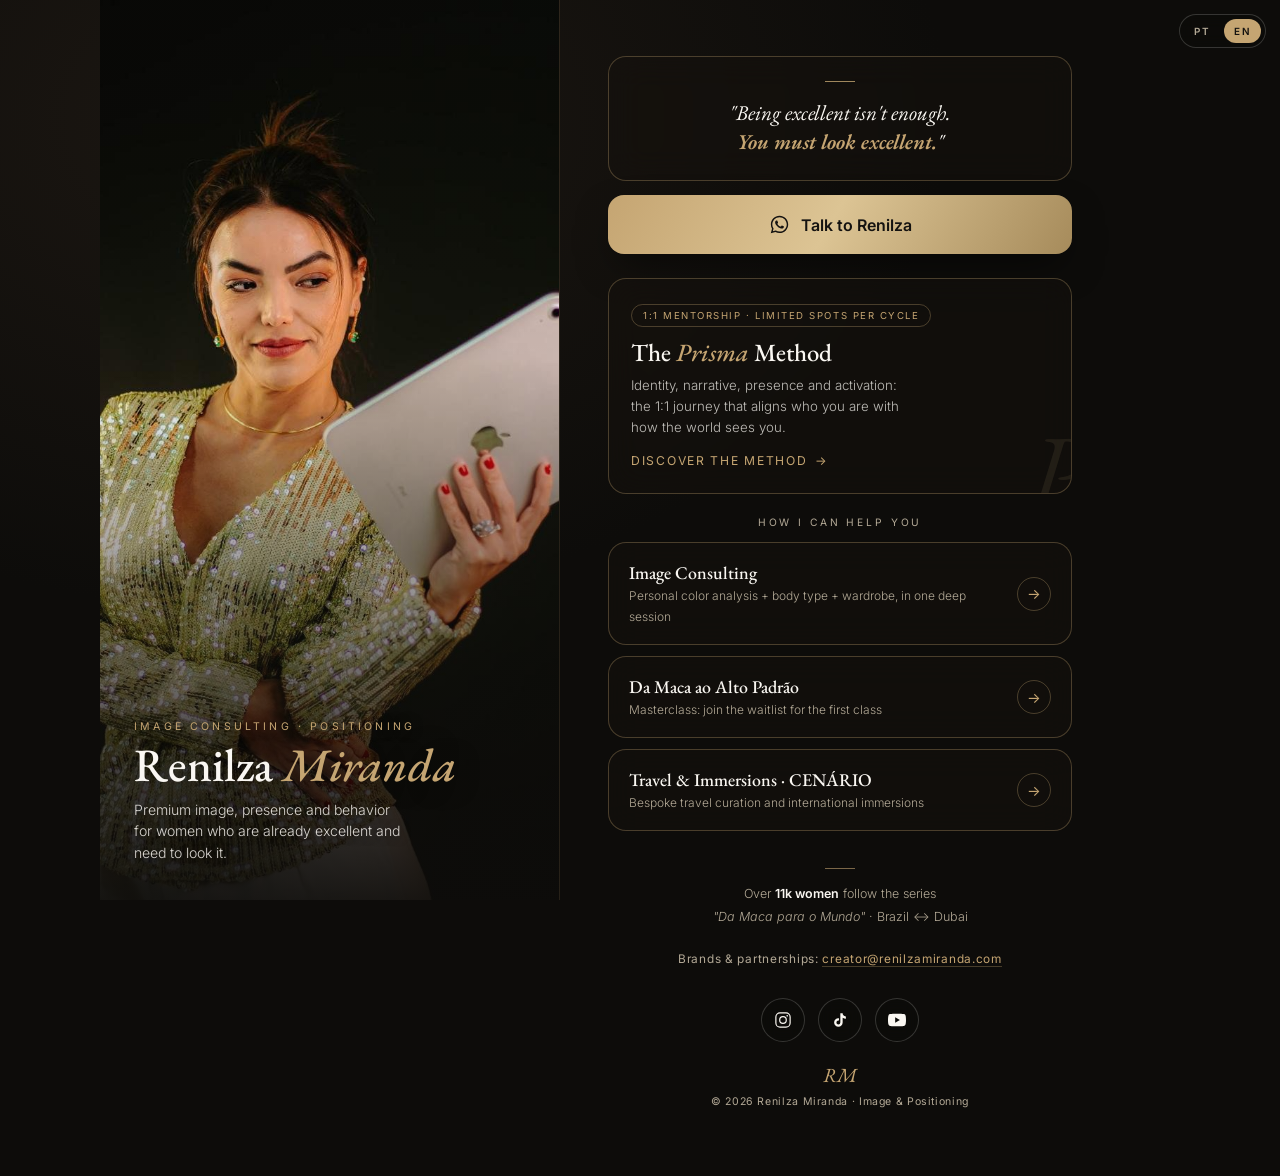
<file: apps/bio/index.html>
<!DOCTYPE html>
<html lang="pt-BR" data-lang="pt">
<head>
<meta charset="UTF-8">
<meta name="viewport" content="width=device-width, initial-scale=1.0">
<title>Renilza Miranda · Imagem & Posicionamento</title>
<meta name="description" content="Não basta ser excelente. É preciso parecer excelente. Consultoria de imagem, Método Prisma e imersões internacionais.">
<meta property="og:title" content="Renilza Miranda · Imagem & Posicionamento">
<meta property="og:description" content="Não basta ser excelente. É preciso parecer excelente.">
<meta property="og:image" content="renilza-hero.jpg">
<meta property="og:type" content="website">
<link rel="preconnect" href="https://fonts.googleapis.com">
<link rel="preconnect" href="https://fonts.gstatic.com" crossorigin>
<link href="https://fonts.googleapis.com/css2?family=EB+Garamond:ital,wght@0,400;0,500;0,600;1,400;1,500&family=Inter:wght@300;400;500;600&display=swap" rel="stylesheet">
<style>
  :root{
    --gold:#C5A572; --gold-deep:#A68B5B; --gold-soft:rgba(197,165,114,.32);
    --bg:#0d0c0a; --cream:#FAF7F2; --muted:#b3a996;
    --glass:rgba(22,19,15,.52); --glass-solid:rgba(19,17,14,.90);
    --serif:'EB Garamond', Georgia, serif;
    --sans:'Inter', -apple-system, sans-serif;
  }
  *{margin:0;padding:0;box-sizing:border-box}
  html{scroll-behavior:smooth}
  body{font-family:var(--sans);background:var(--bg);color:var(--cream);-webkit-font-smoothing:antialiased}

  /* ===== IDIOMA (PT/EN) ===== */
  html[data-lang="en"] .l-pt{display:none !important}
  html[data-lang="pt"] .l-en{display:none !important}
  .lang{position:fixed;top:14px;right:14px;z-index:5;display:flex;gap:4px;padding:4px;border-radius:999px;background:rgba(13,12,10,.45);backdrop-filter:blur(8px);-webkit-backdrop-filter:blur(8px);border:1px solid rgba(250,247,242,.18)}
  .lang button{font-family:var(--sans);font-size:.62rem;letter-spacing:.14em;font-weight:600;color:var(--muted);background:transparent;border:0;border-radius:999px;padding:6px 10px;cursor:pointer;transition:all .22s ease}
  .lang button.on{background:var(--gold);color:#141210}

  /* ===== FOTO DE FUNDO (contínua, página inteira) ===== */
  .photo-wrap{position:fixed;inset:0;z-index:0;overflow:hidden}
  .photo{width:100%;height:100%;object-fit:cover;object-position:center 12%}
  .ph-shade{position:absolute;inset:0;background:
    linear-gradient(to bottom, rgba(13,12,10,.30) 0%, rgba(13,12,10,.16) 26%, rgba(13,12,10,.48) 55%, rgba(13,12,10,.86) 82%, rgba(13,12,10,.96) 100%)}
  .ph-name{display:none}

  /* ===== CONTEÚDO (rola por cima da foto) ===== */
  .content{position:relative;z-index:1;max-width:480px;margin:0 auto;padding:0 18px 46px}
  .hero-space{height:47svh;min-height:300px}
  .id-block{text-align:center;margin-bottom:26px}
  .kicker{font-size:.66rem;letter-spacing:.3em;text-transform:uppercase;color:var(--gold);margin-bottom:8px;text-shadow:0 1px 12px rgba(0,0,0,.6)}
  h1{font-family:var(--serif);font-weight:500;font-size:clamp(2.4rem,10vw,3rem);line-height:1.02;text-shadow:0 2px 24px rgba(0,0,0,.55)}
  h1 em{font-style:italic;color:var(--gold)}
  .id-sub{font-size:.88rem;font-weight:300;color:rgba(250,247,242,.85);margin-top:10px;line-height:1.55;text-shadow:0 1px 10px rgba(0,0,0,.6)}
  .handle{display:inline-block;margin-top:14px;font-size:.7rem;letter-spacing:.2em;text-transform:uppercase;color:rgba(250,247,242,.9);text-decoration:none;border:1px solid rgba(250,247,242,.25);padding:8px 14px;border-radius:999px;background:rgba(13,12,10,.35);backdrop-filter:blur(8px)}

  /* cards de vidro */
  .glass{background:var(--glass);backdrop-filter:blur(16px) saturate(1.15);-webkit-backdrop-filter:blur(16px) saturate(1.15);border:1px solid var(--gold-soft);border-radius:18px}
  @supports not (backdrop-filter: blur(1px)){.glass{background:var(--glass-solid)}}

  .quote{padding:24px 22px;text-align:center;margin-bottom:14px}
  .quote .rule{width:30px;height:1px;background:var(--gold);margin:0 auto 16px;opacity:.8}
  .quote p{font-family:var(--serif);font-style:italic;font-size:1.32rem;line-height:1.38}
  .quote p strong{color:var(--gold);font-weight:600}
  .story{font-size:.84rem;font-weight:300;color:var(--muted);line-height:1.7;max-width:34ch;margin:14px auto 0}

  .btn-wa{position:relative;display:flex;align-items:center;justify-content:center;gap:11px;background:linear-gradient(120deg,var(--gold) 0%,#dcc494 48%,var(--gold-deep) 100%);color:#141210;text-decoration:none;font-weight:600;font-size:1rem;padding:19px 24px;border-radius:16px;box-shadow:0 16px 40px -12px rgba(0,0,0,.65);overflow:hidden;transition:transform .25s ease;margin-bottom:24px}
  .btn-wa:active{transform:scale(.975)}
  .btn-wa::after{content:"";position:absolute;top:0;left:-70%;width:45%;height:100%;background:linear-gradient(100deg,transparent,rgba(255,255,255,.55),transparent);transform:skewX(-22deg);animation:shine 3.6s ease-in-out infinite}
  @keyframes shine{0%,55%{left:-70%}75%,100%{left:130%}}
  .btn-wa svg{width:21px;height:21px;flex:none}
  .cta-note{text-align:center;font-size:.72rem;color:var(--muted);margin-bottom:22px;letter-spacing:.04em}

  .prisma{display:block;text-decoration:none;color:var(--cream);padding:24px 22px;position:relative;overflow:hidden;margin-bottom:22px;transition:transform .25s ease}
  .prisma:active{transform:scale(.985)}
  .prisma .pm{position:absolute;right:-14px;bottom:-28px;font-family:var(--serif);font-style:italic;font-size:6.4rem;color:rgba(197,165,114,.10);line-height:1}
  .badge{display:inline-block;font-size:.6rem;letter-spacing:.16em;text-transform:uppercase;color:var(--gold);border:1px solid var(--gold-soft);border-radius:999px;padding:5px 11px;margin-bottom:12px}
  .prisma h2{font-family:var(--serif);font-weight:500;font-size:1.55rem;line-height:1.1}
  .prisma h2 em{font-style:italic;color:var(--gold)}
  .prisma p{font-size:.83rem;font-weight:300;color:rgba(250,247,242,.75);margin-top:8px;line-height:1.6;max-width:34ch}
  .prisma .go{display:inline-flex;align-items:center;gap:8px;margin-top:15px;font-size:.76rem;letter-spacing:.14em;text-transform:uppercase;color:var(--gold)}
  .prisma .go::after{content:"→";transition:transform .25s ease}
  .prisma:hover .go::after{transform:translateX(5px)}

  .sec-label{font-size:.64rem;letter-spacing:.28em;text-transform:uppercase;color:var(--muted);text-align:center;margin-bottom:14px}
  .svc{display:flex;align-items:center;justify-content:space-between;gap:14px;text-decoration:none;color:var(--cream);padding:18px 20px;margin-bottom:11px;transition:transform .22s ease,border-color .22s ease}
  .svc:active{transform:scale(.98)}
  .svc:hover{border-color:var(--gold)}
  .svc-t{font-family:var(--serif);font-size:1.12rem;font-weight:500}
  .svc-s{font-size:.75rem;font-weight:300;color:var(--muted);margin-top:3px;line-height:1.5}
  .svc-arrow{flex:none;width:34px;height:34px;border-radius:50%;border:1px solid var(--gold-soft);display:flex;align-items:center;justify-content:center;color:var(--gold);font-size:.9rem;transition:all .22s ease}
  .svc:hover .svc-arrow{background:var(--gold);color:#141210;border-color:var(--gold)}

  .proof{text-align:center;padding:26px 24px 4px;font-size:.78rem;color:var(--muted);font-weight:300;line-height:1.8}
  .proof b{color:var(--cream);font-weight:600}
  .proof .rule{width:30px;height:1px;background:var(--gold);margin:0 auto 14px;opacity:.6}
  .partner{display:block;text-align:center;font-size:.74rem;letter-spacing:.06em;color:var(--muted);text-decoration:none;padding:20px 16px 4px}
  .partner u{text-decoration:none;border-bottom:1px solid var(--gold-soft);color:var(--gold)}

  footer{text-align:center;padding:28px 16px 8px}
  .socials{display:flex;justify-content:center;gap:13px;margin-bottom:20px}
  .socials a{width:44px;height:44px;border-radius:50%;border:1px solid rgba(250,247,242,.18);background:rgba(13,12,10,.35);backdrop-filter:blur(8px);display:flex;align-items:center;justify-content:center;color:var(--cream);transition:all .22s ease}
  .socials a:hover{border-color:var(--gold);color:var(--gold);transform:translateY(-2px)}
  .socials svg{width:18px;height:18px}
  .foot-mono{font-family:var(--serif);font-style:italic;font-size:1.25rem;color:var(--gold)}
  .foot-note{font-size:.66rem;color:var(--muted);margin-top:7px;letter-spacing:.06em}

  .reveal{opacity:0;transform:translateY(20px);transition:opacity .7s ease,transform .7s ease}
  .reveal.in{opacity:1;transform:none}
  @media (prefers-reduced-motion: reduce){
    .btn-wa::after{animation:none}
    .reveal{opacity:1;transform:none;transition:none}
  }

  /* ===== DESKTOP: foto AO LADO dos cards ===== */
  @media (min-width: 900px){
    body{background:radial-gradient(90% 70% at 20% 10%, #1c1712 0%, var(--bg) 60%)}
    .page{display:grid;grid-template-columns:minmax(380px,460px) minmax(0,1fr);max-width:1080px;margin:0 auto;min-height:100vh}
    .photo-wrap{position:sticky;top:0;height:100vh;border-right:1px solid rgba(197,165,114,.14)}
    .ph-shade{background:linear-gradient(to bottom, rgba(13,12,10,.12) 0%, rgba(13,12,10,0) 40%, rgba(13,12,10,.78) 86%, rgba(13,12,10,.94) 100%)}
    .ph-name{display:block;position:absolute;left:34px;right:34px;bottom:36px}
    .ph-name .kicker{text-align:left}
    .ph-name h1{font-size:2.9rem}
    .ph-name .id-sub{max-width:30ch}
    .content{max-width:560px;margin:0;padding:56px 48px 60px}
    .hero-space{display:none}
    .id-block{display:none}
  }
</style>
</head>
<body>
<div class="lang" role="group" aria-label="Idioma / Language">
  <button type="button" data-setlang="pt" class="on">PT</button>
  <button type="button" data-setlang="en">EN</button>
</div>
<div class="page">

  <!-- FOTO: fundo contínuo no mobile · coluna ao lado no desktop -->
  <div class="photo-wrap">
    <img class="photo" src="[data-uri]" alt="Renilza Miranda">
    <div class="ph-shade"></div>
    <div class="ph-name">
      <div class="kicker"><span class="l-pt">Consultoria de Imagem · Posicionamento</span><span class="l-en">Image Consulting · Positioning</span></div>
      <h1>Renilza <em>Miranda</em></h1>
      <p class="id-sub"><span class="l-pt">Imagem, presença e comportamento premium para mulheres que já são excelentes e precisam parecer.</span><span class="l-en">Premium image, presence and behavior for women who are already excellent and need to look it.</span></p>
    </div>
  </div>

  <main class="content">
    <div class="hero-space"></div>

    <div class="id-block">
      <div class="kicker"><span class="l-pt">Consultoria de Imagem · Posicionamento</span><span class="l-en">Image Consulting · Positioning</span></div>
      <h1>Renilza <em>Miranda</em></h1>
      <p class="id-sub"><span class="l-pt">Imagem, presença e comportamento premium para mulheres que já são excelentes e precisam parecer.</span><span class="l-en">Premium image, presence and behavior for women who are already excellent and need to look it.</span></p>
      <a class="handle" href="https://instagram.com/renilzamirandaa" target="_blank" rel="noopener">@renilzamirandaa</a>
    </div>

    <section class="quote glass reveal">
      <div class="rule"></div>
      <p><span class="l-pt">"Não basta ser excelente.<br><strong>É preciso parecer excelente.</strong>"</span><span class="l-en">"Being excellent isn't enough.<br><strong>You must look excellent.</strong>"</span></p>
    </section>

    <a class="btn-wa reveal" href="https://wa.me/5511950291364?text=Oi%20Renilza!%20Vim%20pelo%20link%20da%20bio%20e%20quero%20conversar%20sobre%20imagem%20e%20posicionamento." data-href-pt="https://wa.me/5511950291364?text=Oi%20Renilza!%20Vim%20pelo%20link%20da%20bio%20e%20quero%20conversar%20sobre%20imagem%20e%20posicionamento." data-href-en="https://wa.me/5511950291364?text=Hi%20Renilza!%20I%20came%20from%20your%20bio%20link%20and%20I%20want%20to%20talk%20about%20image%20and%20positioning." target="_blank" rel="noopener">
      <svg viewBox="0 0 24 24" fill="currentColor"><path d="M12.04 2c-5.46 0-9.91 4.45-9.91 9.91 0 1.75.46 3.45 1.32 4.95L2.05 22l5.25-1.38c1.45.79 3.08 1.21 4.74 1.21 5.46 0 9.91-4.45 9.91-9.91S17.5 2 12.04 2m0 18.13c-1.48 0-2.93-.4-4.2-1.15l-.3-.18-3.12.82.83-3.04-.2-.31a8.26 8.26 0 0 1-1.26-4.38c0-4.54 3.7-8.24 8.25-8.24 4.54 0 8.24 3.7 8.24 8.24 0 4.55-3.7 8.24-8.24 8.24m4.52-6.16c-.25-.12-1.47-.72-1.69-.81-.23-.08-.39-.12-.56.13-.16.24-.64.8-.78.97-.14.16-.29.18-.54.06-.25-.13-1.05-.39-2-1.23-.73-.66-1.23-1.47-1.38-1.72-.14-.25-.01-.38.11-.51.11-.11.25-.29.37-.43.13-.14.17-.25.25-.41.08-.17.04-.31-.02-.43-.06-.13-.56-1.35-.77-1.84-.2-.49-.41-.42-.56-.43h-.48c-.17 0-.43.06-.66.31-.22.25-.86.85-.86 2.07s.89 2.4 1.01 2.56c.13.17 1.75 2.67 4.23 3.74.59.26 1.05.41 1.41.52.59.19 1.13.16 1.56.1.47-.07 1.47-.6 1.67-1.18.21-.58.21-1.07.15-1.18-.07-.1-.23-.16-.48-.27"/></svg>
      <span class="l-pt">Conversar com a Renilza</span><span class="l-en">Talk to Renilza</span>
    </a>

    <a class="prisma glass reveal" href="https://renilzamiranda.com/metodo-prisma/?utm_source=instagram&utm_medium=bio&utm_campaign=prisma" target="_blank" rel="noopener">
      <span class="pm">P</span>
      <span class="badge"><span class="l-pt">Mentoria individual · vagas limitadas por ciclo</span><span class="l-en">1:1 mentorship · limited spots per cycle</span></span>
      <h2><span class="l-pt">Método <em>Prisma</em></span><span class="l-en">The <em>Prisma</em> Method</span></h2>
      <p><span class="l-pt">Identidade, narrativa, presença e ativação: a jornada 1:1 que alinha quem você é com a forma como o mundo te vê.</span><span class="l-en">Identity, narrative, presence and activation: the 1:1 journey that aligns who you are with how the world sees you.</span></p>
      <span class="go"><span class="l-pt">Conhecer o método</span><span class="l-en">Discover the method</span></span>
    </a>

    <div class="sec-label reveal"><span class="l-pt">Como posso te atender</span><span class="l-en">How I can help you</span></div>

    <a class="svc glass reveal" href="https://wa.me/5511950291364?text=Oi%20Renilza!%20Quero%20saber%20mais%20sobre%20a%20Consultoria%20de%20Imagem%20(colora%C3%A7%C3%A3o%20%2B%20biotipo)." data-href-pt="https://wa.me/5511950291364?text=Oi%20Renilza!%20Quero%20saber%20mais%20sobre%20a%20Consultoria%20de%20Imagem%20(colora%C3%A7%C3%A3o%20%2B%20biotipo)." data-href-en="https://wa.me/5511950291364?text=Hi%20Renilza!%20I%20want%20to%20know%20more%20about%20the%20Image%20Consulting%20(color%20analysis%20%2B%20body%20type)." target="_blank" rel="noopener">
      <span><span class="svc-t"><span class="l-pt">Consultoria de Imagem</span><span class="l-en">Image Consulting</span></span><br><span class="svc-s"><span class="l-pt">Coloração pessoal + biotipo + guarda-roupa, em uma sessão profunda</span><span class="l-en">Personal color analysis + body type + wardrobe, in one deep session</span></span></span>
      <span class="svc-arrow">→</span>
    </a>

    <a class="svc glass reveal" href="https://wa.me/5511950291364?text=Oi%20Renilza!%20Quero%20entrar%20na%20lista%20de%20espera%20da%20masterclass%20Da%20Maca%20ao%20Alto%20Padr%C3%A3o." data-href-pt="https://wa.me/5511950291364?text=Oi%20Renilza!%20Quero%20entrar%20na%20lista%20de%20espera%20da%20masterclass%20Da%20Maca%20ao%20Alto%20Padr%C3%A3o." data-href-en="https://wa.me/5511950291364?text=Hi%20Renilza!%20I%20want%20to%20join%20the%20waitlist%20for%20the%20masterclass%20Da%20Maca%20ao%20Alto%20Padr%C3%A3o." target="_blank" rel="noopener">
      <span><span class="svc-t">Da Maca ao Alto Padrão</span><br><span class="svc-s"><span class="l-pt">Masterclass: entre na lista de espera da primeira turma</span><span class="l-en">Masterclass: join the waitlist for the first class</span></span></span>
      <span class="svc-arrow">→</span>
    </a>

    <a class="svc glass reveal" href="https://wa.me/5511950291364?text=Oi%20Renilza!%20Quero%20saber%20sobre%20as%20viagens%20e%20imers%C3%B5es%20CEN%C3%81RIO." data-href-pt="https://wa.me/5511950291364?text=Oi%20Renilza!%20Quero%20saber%20sobre%20as%20viagens%20e%20imers%C3%B5es%20CEN%C3%81RIO." data-href-en="https://wa.me/5511950291364?text=Hi%20Renilza!%20I%20want%20to%20know%20about%20the%20CEN%C3%81RIO%20travel%20and%20immersions." target="_blank" rel="noopener">
      <span><span class="svc-t"><span class="l-pt">Viagens & Imersões · CENÁRIO</span><span class="l-en">Travel & Immersions · CENÁRIO</span></span><br><span class="svc-s"><span class="l-pt">Curadoria de viagem sob medida e imersões internacionais</span><span class="l-en">Bespoke travel curation and international immersions</span></span></span>
      <span class="svc-arrow">→</span>
    </a>

    <section class="proof reveal">
      <div class="rule"></div>
      <span class="l-pt">Mais de <b>11 mil mulheres</b> acompanham a série<br><i>"Da Maca para o Mundo"</i> · Brasil ↔ Dubai</span><span class="l-en">Over <b>11k women</b> follow the series<br><i>"Da Maca para o Mundo"</i> · Brazil ↔ Dubai</span>
    </section>

    <a class="partner reveal" href="mailto:creator@renilzamiranda.com?subject=Parceria%20Renilza%20Miranda"><span class="l-pt">Marcas e parcerias: </span><span class="l-en">Brands & partnerships: </span><u>creator@renilzamiranda.com</u></a>

    <footer class="reveal">
      <div class="socials">
        <a href="https://instagram.com/renilzamirandaa" target="_blank" rel="noopener" aria-label="Instagram"><svg viewBox="0 0 24 24" fill="none" stroke="currentColor" stroke-width="1.6"><rect x="2.5" y="2.5" width="19" height="19" rx="5.5"/><circle cx="12" cy="12" r="4.4"/><circle cx="17.6" cy="6.4" r="1.1" fill="currentColor" stroke="none"/></svg></a>
        <a href="https://www.tiktok.com/@renilzalifestyle" target="_blank" rel="noopener" aria-label="TikTok"><svg viewBox="0 0 24 24" fill="currentColor"><path d="M16.6 5.82A4.28 4.28 0 0 1 15.54 3h-3.09v12.4a2.59 2.59 0 0 1-2.59 2.5c-1.42 0-2.6-1.16-2.6-2.6 0-1.72 1.66-3.01 3.37-2.48V9.66c-3.45-.46-6.47 2.22-6.47 5.64 0 3.33 2.76 5.7 5.69 5.7 3.14 0 5.69-2.55 5.69-5.7V9.01a7.35 7.35 0 0 0 4.3 1.38V7.3c-1.32 0-2.53-.57-3.24-1.48"/></svg></a>
        <a href="https://www.youtube.com/@renilzamirandaa" target="_blank" rel="noopener" aria-label="YouTube"><svg viewBox="0 0 24 24" fill="currentColor"><path d="M23.5 6.19a3.02 3.02 0 0 0-2.12-2.14C19.5 3.55 12 3.55 12 3.55s-7.5 0-9.38.5A3.02 3.02 0 0 0 .5 6.19C0 8.07 0 12 0 12s0 3.93.5 5.81a3.02 3.02 0 0 0 2.12 2.14c1.88.5 9.38.5 9.38.5s7.5 0 9.38-.5a3.02 3.02 0 0 0 2.12-2.14C24 15.93 24 12 24 12s0-3.93-.5-5.81zM9.55 15.57V8.43L15.82 12l-6.27 3.57z"/></svg></a>
      </div>
      <div class="foot-mono">RM</div>
      <div class="foot-note">© 2026 Renilza Miranda · <span class="l-pt">Imagem & Posicionamento</span><span class="l-en">Image & Positioning</span></div>
    </footer>
  </main>

</div>
<script>
  const io = new IntersectionObserver(es=>es.forEach(e=>{if(e.isIntersecting){e.target.classList.add('in');io.unobserve(e.target)}}),{threshold:.1});
  document.querySelectorAll('.reveal').forEach(el=>io.observe(el));

  const doc = document.documentElement;
  const applyHrefs = lang => document.querySelectorAll('[data-href-pt]').forEach(a=>{ a.href = a.getAttribute('data-href-'+lang) || a.href; });
  const setLang = lang => {
    doc.setAttribute('data-lang', lang);
    doc.lang = lang === 'en' ? 'en' : 'pt-BR';
    document.querySelectorAll('.lang button').forEach(b=>b.classList.toggle('on', b.getAttribute('data-setlang') === lang));
    applyHrefs(lang);
    try{ localStorage.setItem('renilza-lang', lang); }catch(e){}
  };
  document.querySelectorAll('.lang button').forEach(b=>b.addEventListener('click', ()=>setLang(b.getAttribute('data-setlang'))));
  const detectLang = () => {
    let saved = null; try{ saved = localStorage.getItem('renilza-lang'); }catch(e){}
    if(saved === 'pt' || saved === 'en') return saved;
    const langs = (navigator.languages && navigator.languages.length) ? navigator.languages : [navigator.language || 'pt'];
    for(const l of langs){ const c = String(l).toLowerCase(); if(c.indexOf('pt') === 0) return 'pt'; if(c.indexOf('en') === 0) return 'en'; }
    return 'pt';
  };
  setLang(detectLang());
</script>
</body>
</html>
</file>
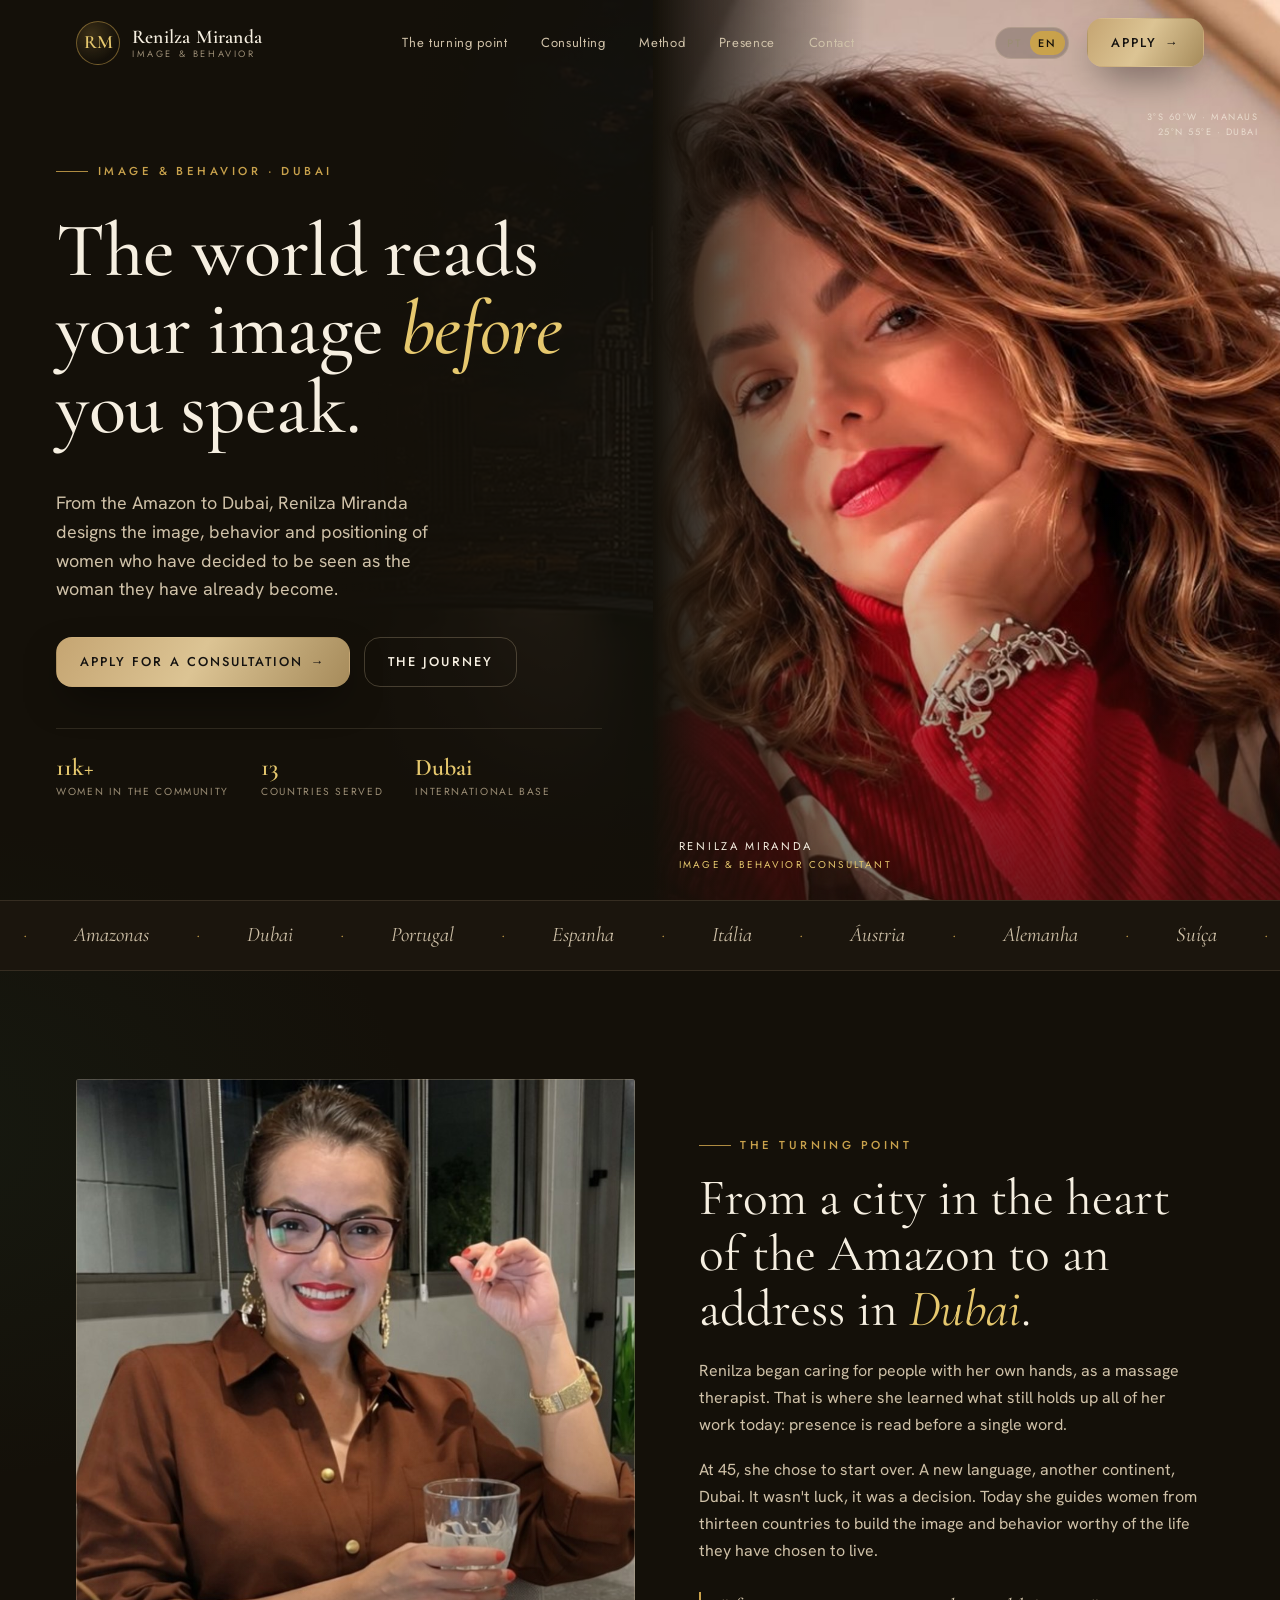
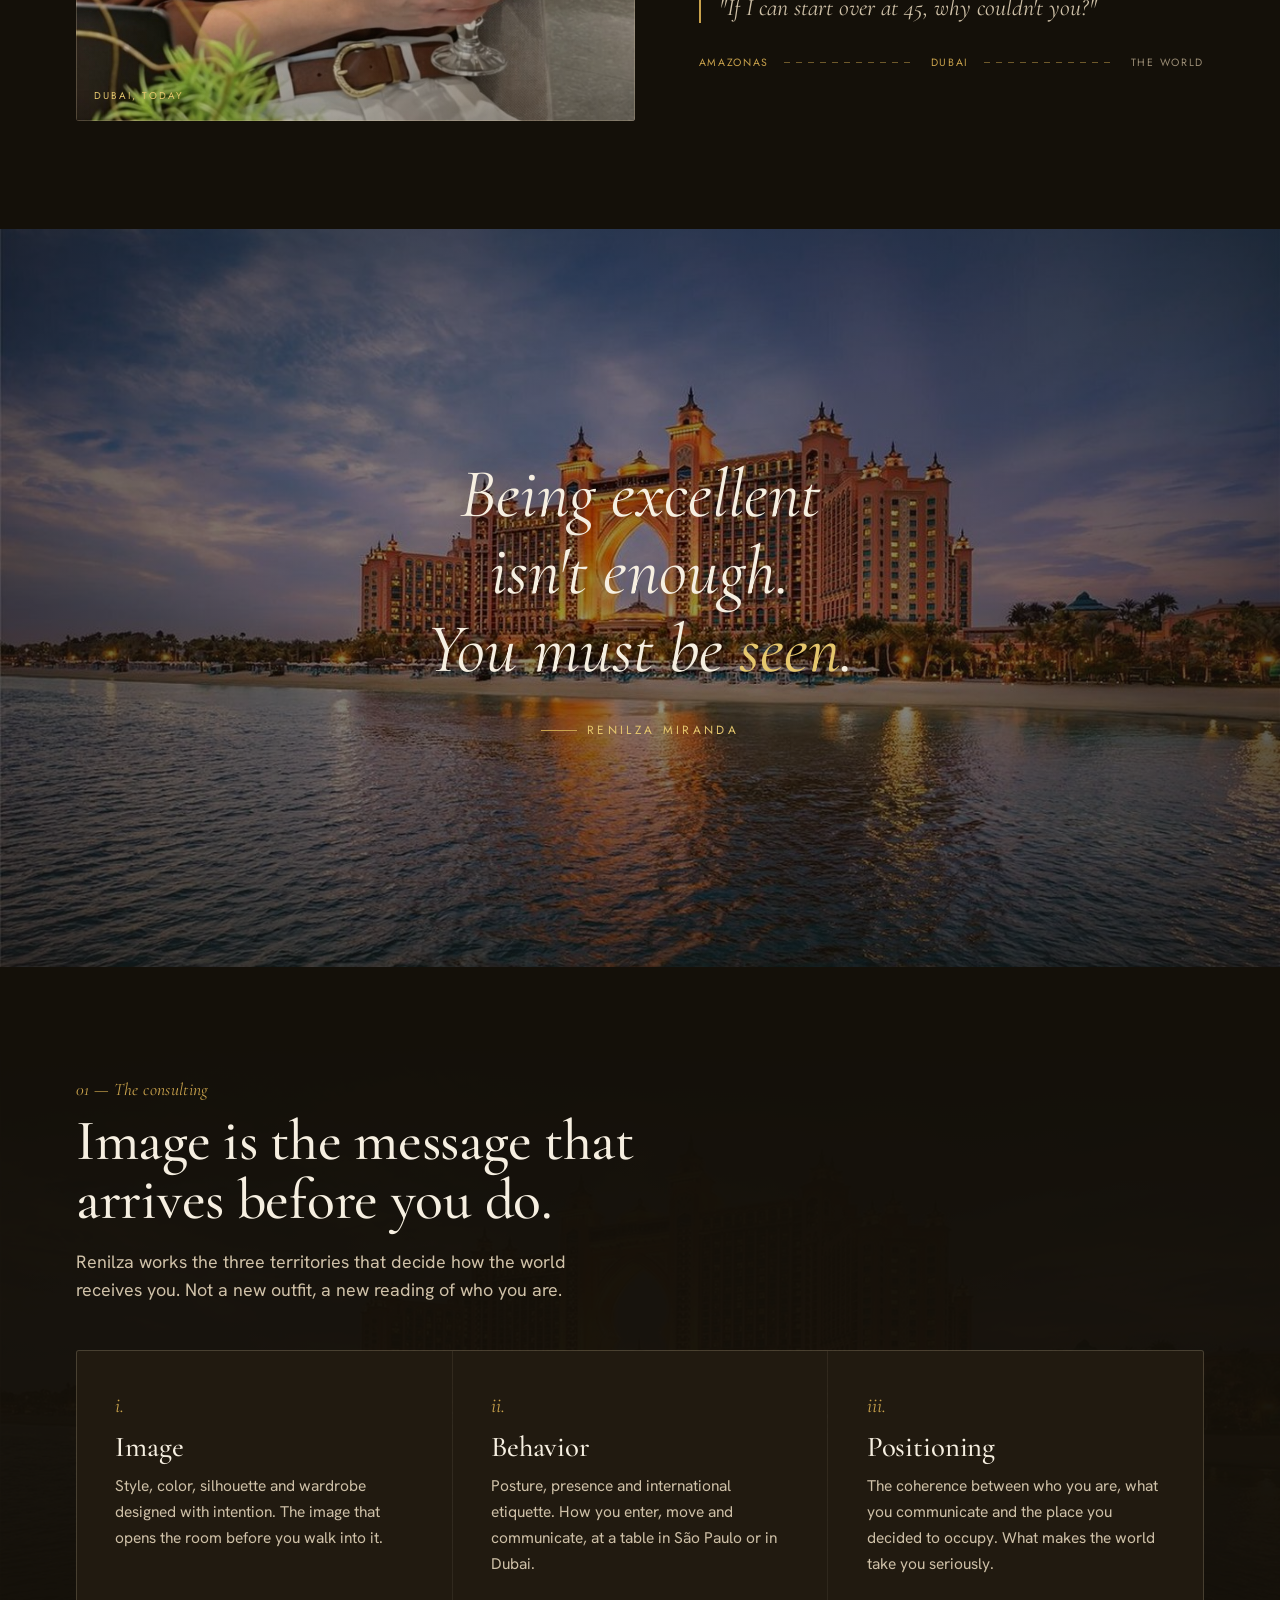
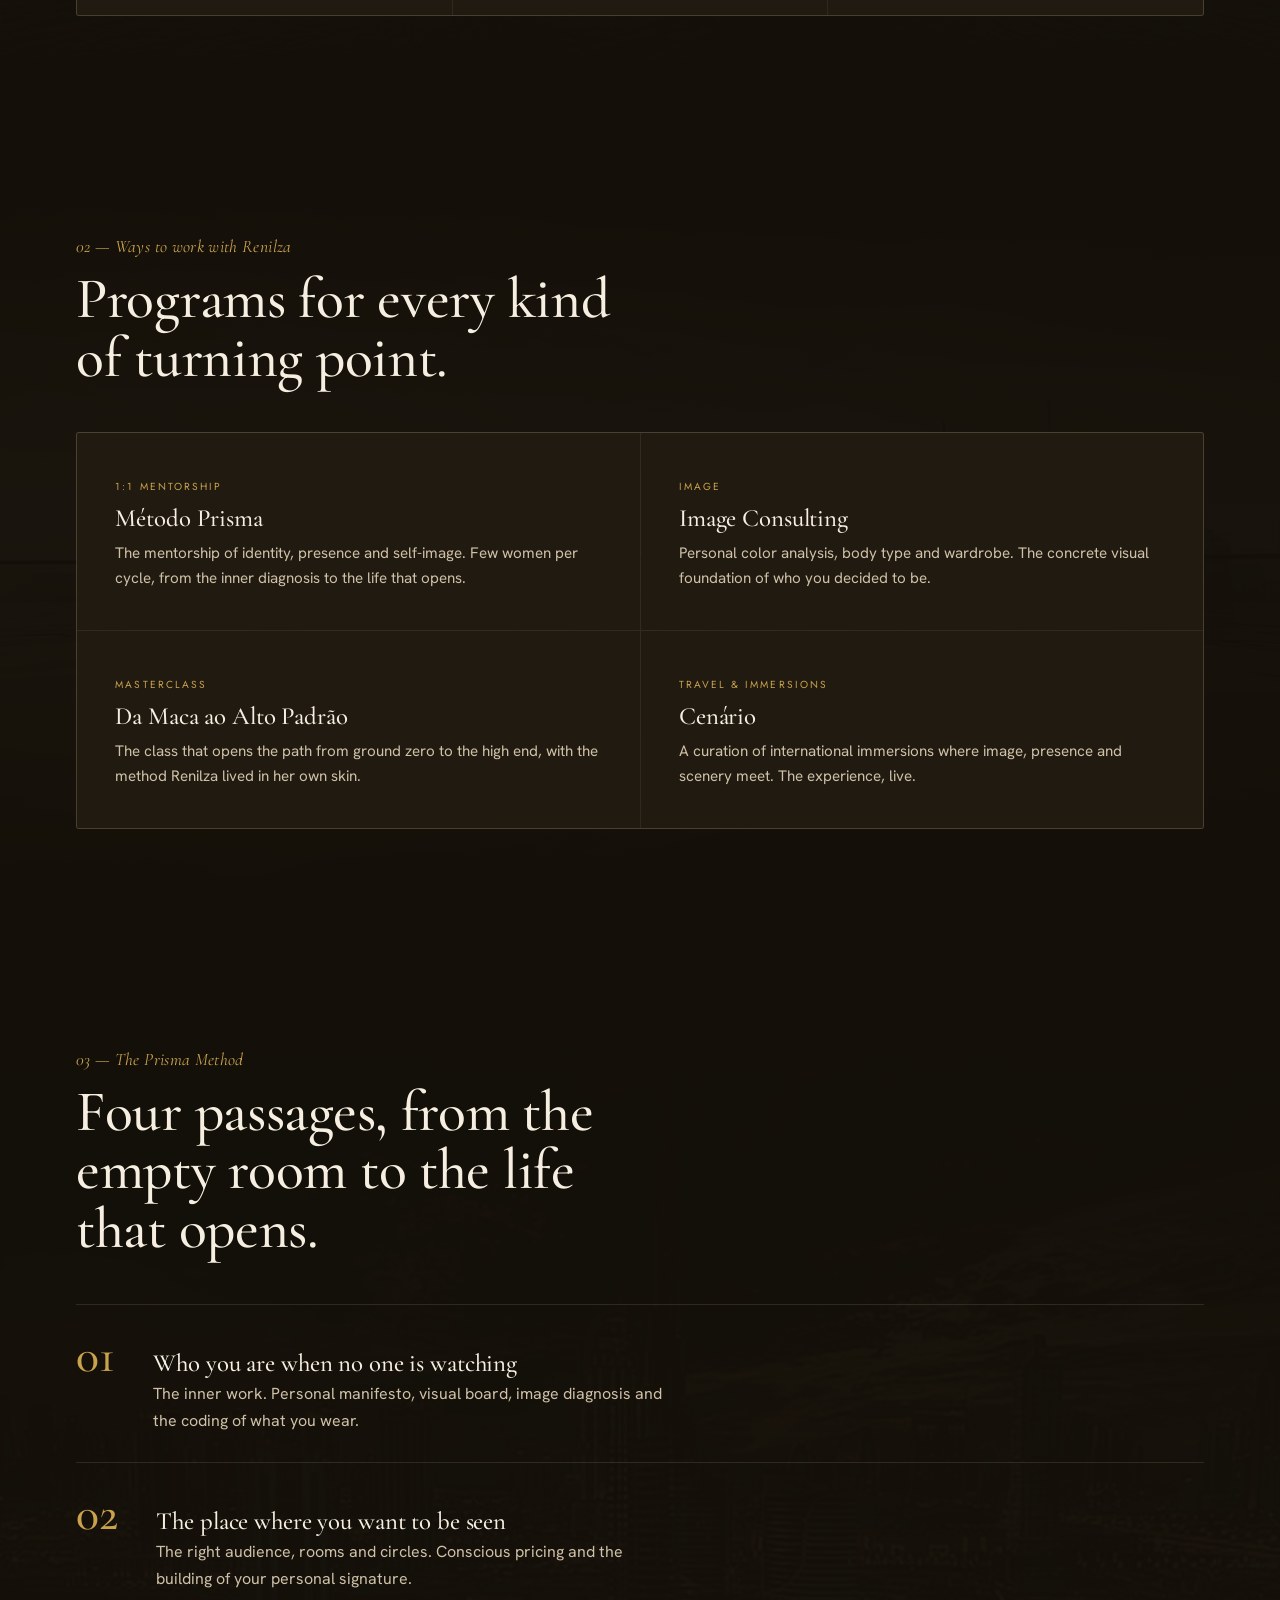
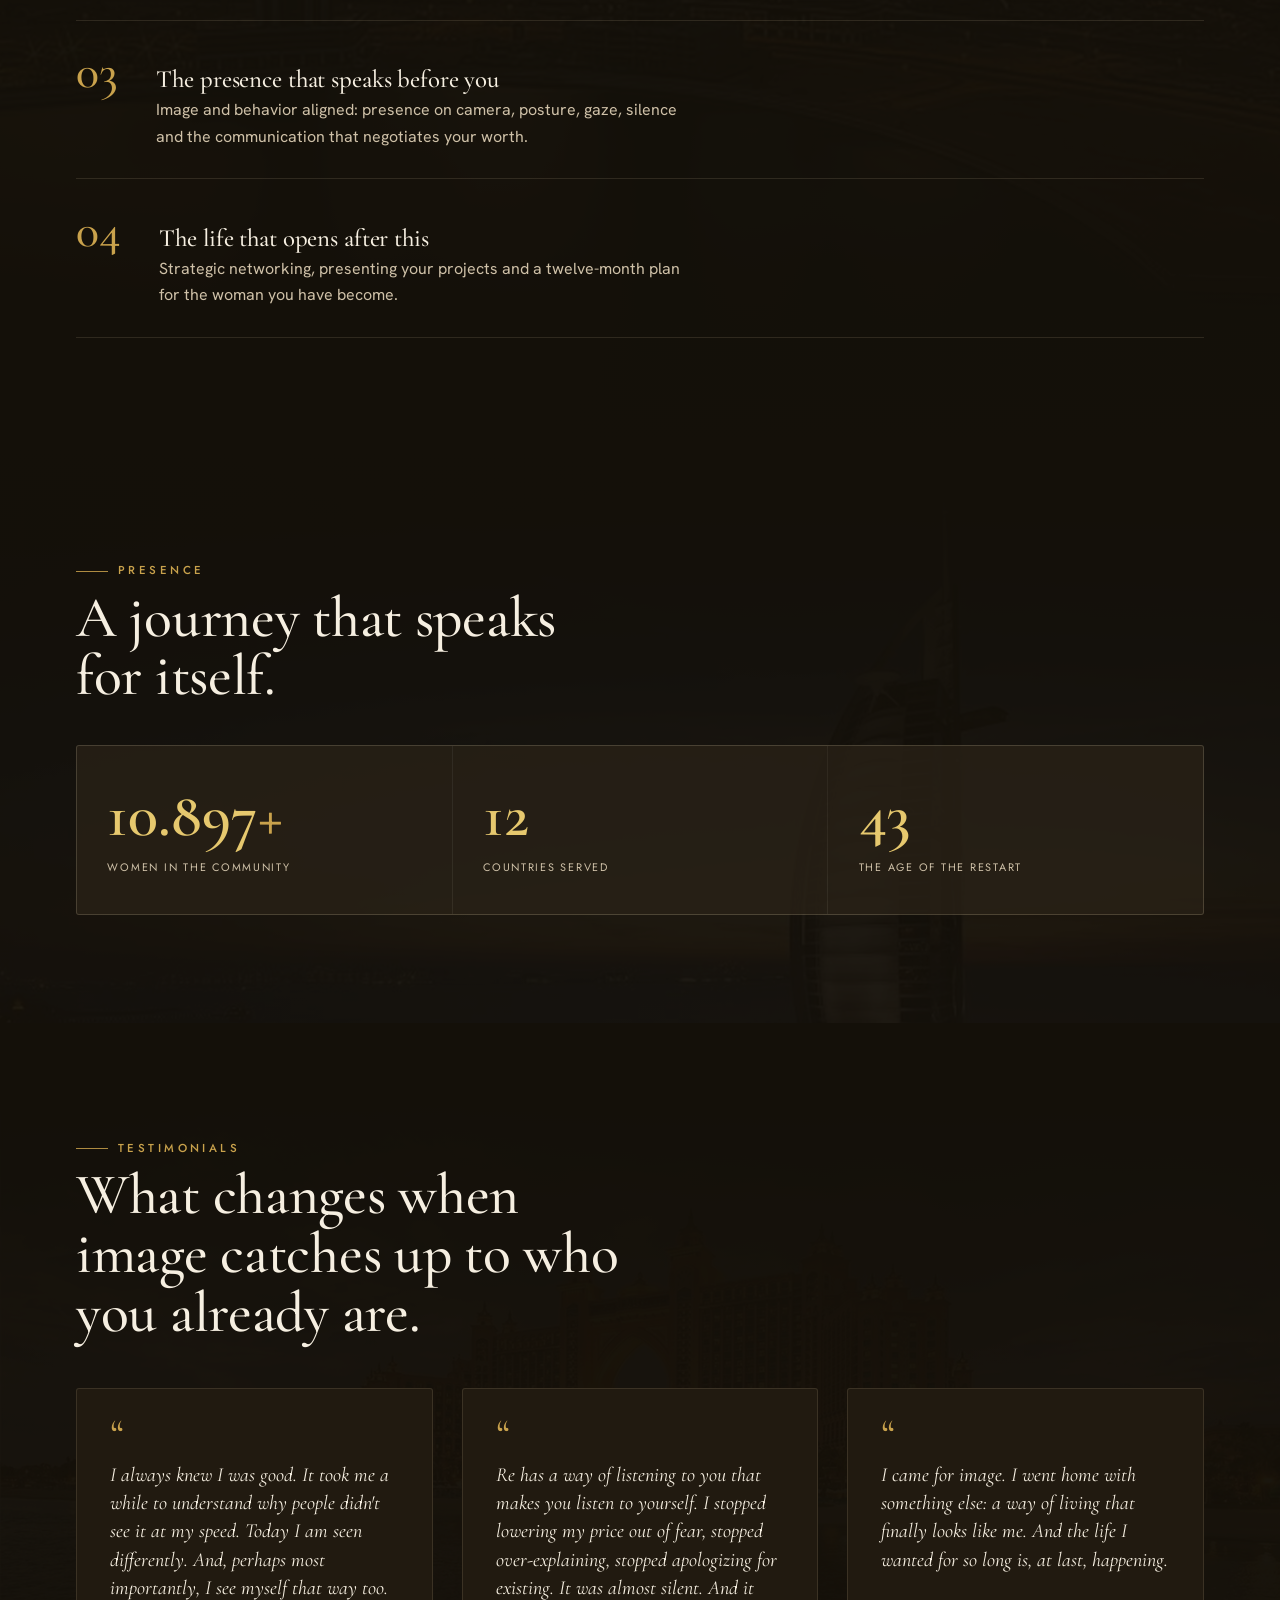
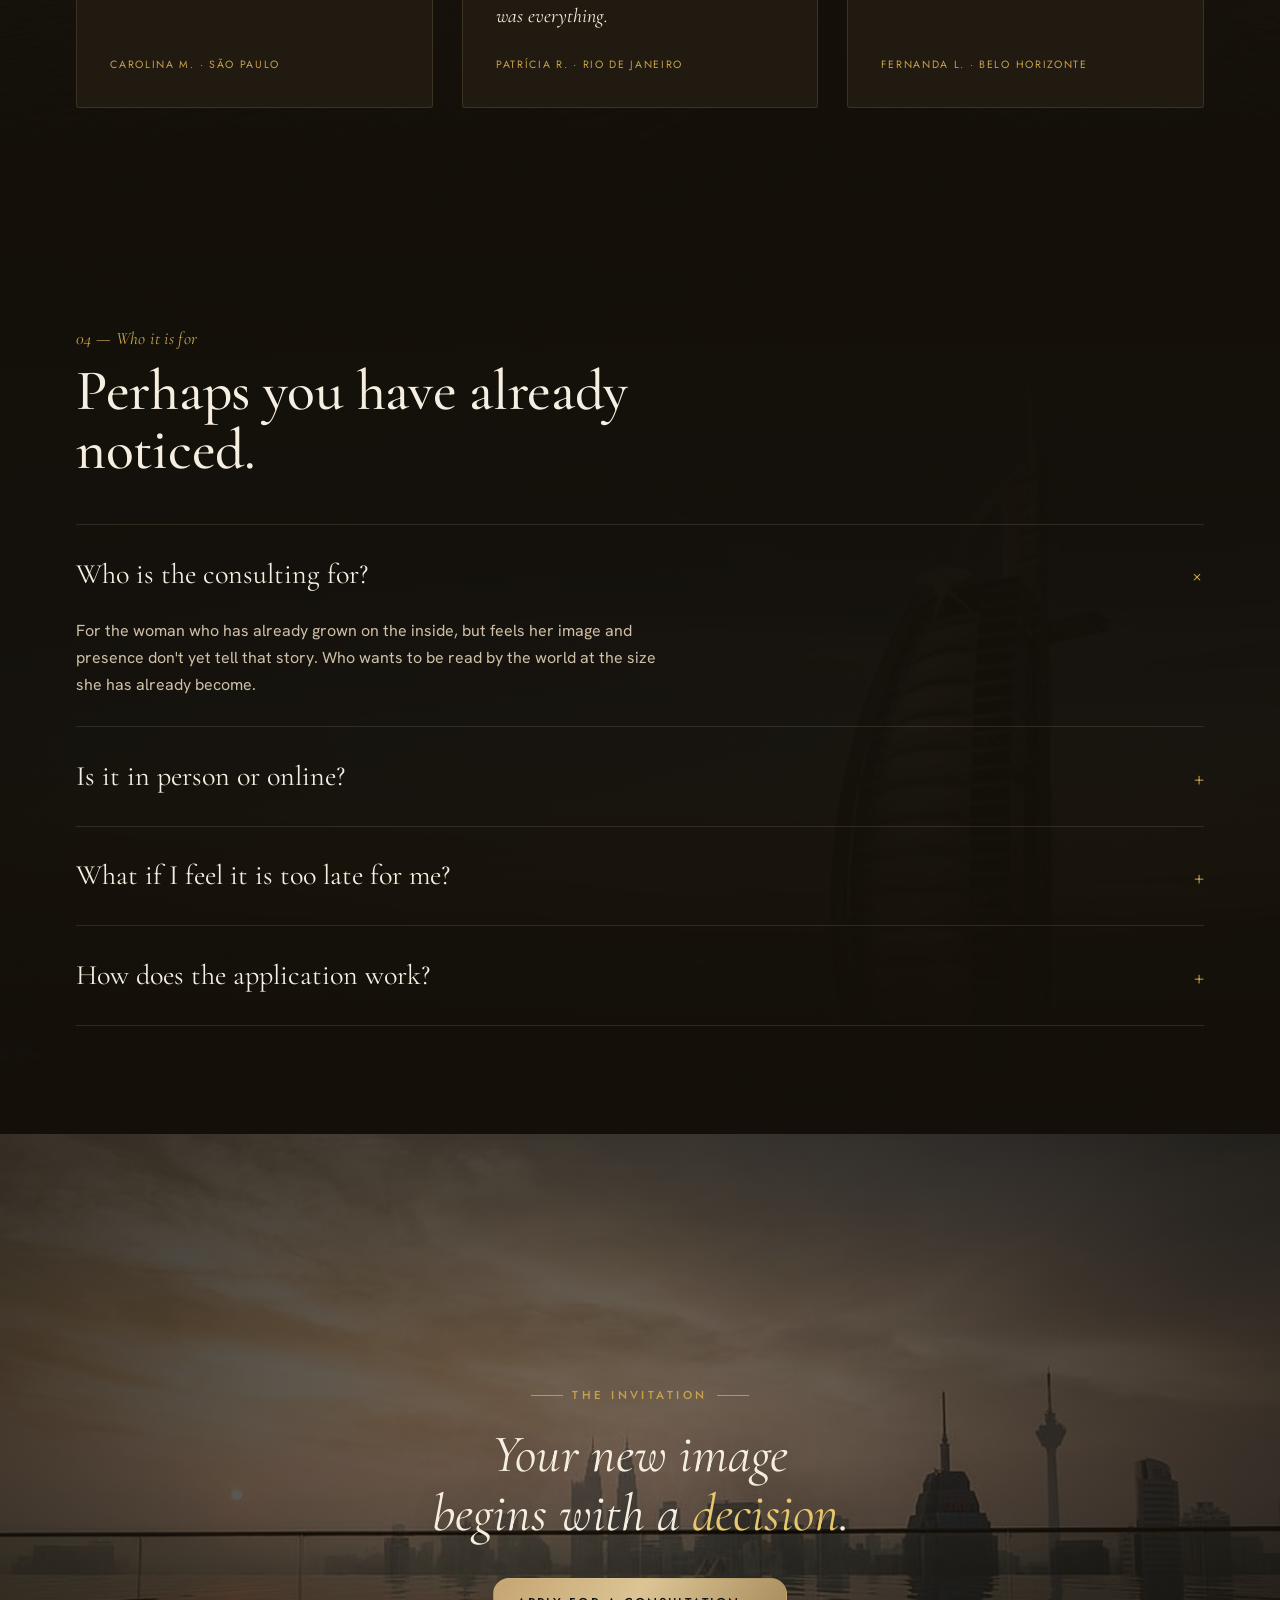
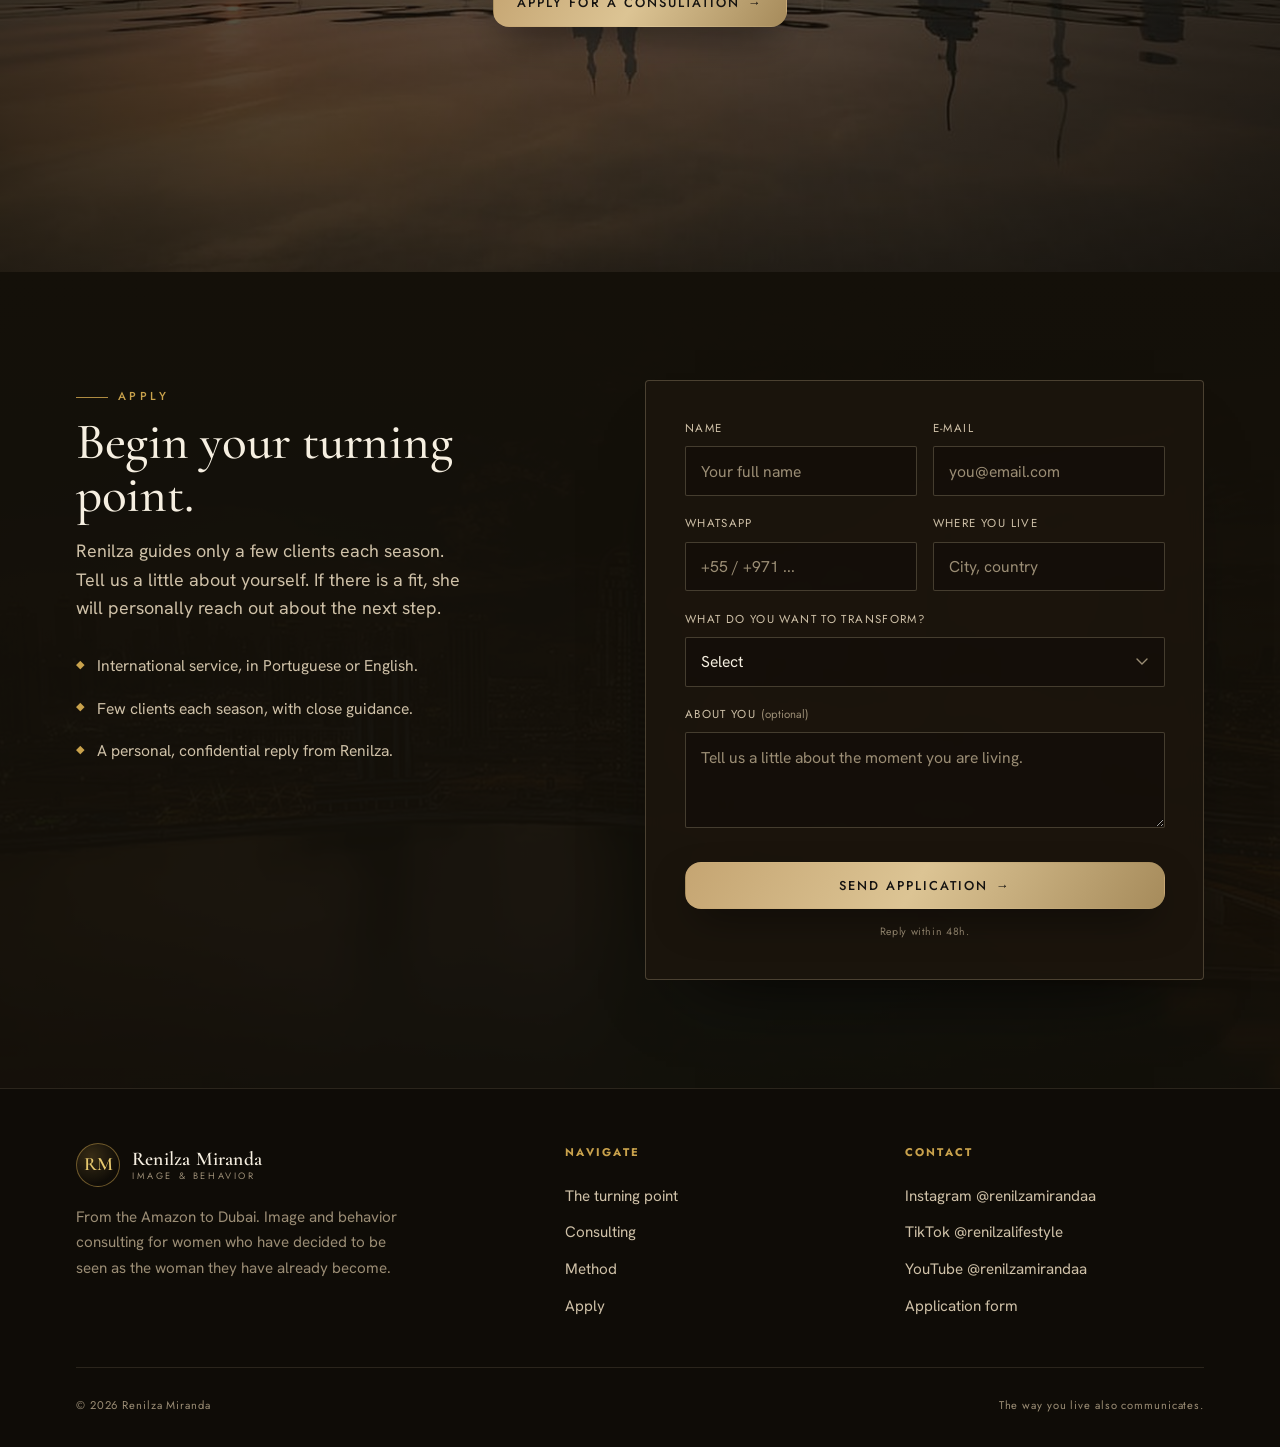
<file: apps/site/index.html>
<!DOCTYPE html>
<html lang="pt-BR" data-lang="pt">
<head>
<meta charset="UTF-8">
<meta name="viewport" content="width=device-width, initial-scale=1.0">
<title>Renilza Miranda — Consultoria de Imagem &amp; Comportamento · Dubai</title>
<meta name="description" content="Da Amazônia a Dubai. Renilza Miranda desenha a imagem, o comportamento e o posicionamento de mulheres que decidiram ser vistas como a mulher que já se tornaram. O mundo lê a sua imagem antes de você falar.">
<meta property="og:title" content="Renilza Miranda — Imagem &amp; Comportamento · Dubai">
<meta property="og:description" content="O mundo lê a sua imagem antes de você dizer uma palavra. Da Amazônia a Dubai.">
<meta property="og:type" content="website">
<link rel="preconnect" href="https://fonts.googleapis.com">
<link rel="preconnect" href="https://fonts.gstatic.com" crossorigin>
<link href="https://fonts.googleapis.com/css2?family=Cormorant+Garamond:ital,wght@0,400;0,500;0,600;0,700;1,400;1,500;1,600&family=Jost:wght@400;500;600&family=Hanken+Grotesk:wght@400;500;600;700&display=swap" rel="stylesheet">
<link rel="stylesheet" href="css/style.css">
</head>
<body>

<!-- TOPBAR -->
<header class="top" id="top">
  <div class="wrap">
    <a href="#top" class="brand">
      <span class="seal">RM</span>
      <span class="bt"><span class="bn">Renilza Miranda</span>
        <span class="bs"><span class="l-pt">Imagem &amp; Comportamento</span><span class="l-en">Image &amp; Behavior</span></span>
      </span>
    </a>
    <nav class="links" id="nav">
      <a href="#virada"><span class="l-pt">A virada</span><span class="l-en">The turning point</span></a>
      <a href="#consultoria"><span class="l-pt">Consultoria</span><span class="l-en">Consulting</span></a>
      <a href="#metodo"><span class="l-pt">Método</span><span class="l-en">Method</span></a>
      <a href="#presenca"><span class="l-pt">Presença</span><span class="l-en">Presence</span></a>
      <a href="#contato"><span class="l-pt">Contato</span><span class="l-en">Contact</span></a>
    </nav>
    <div class="top-right">
      <div class="lang desk" role="group" aria-label="Idioma / Language">
        <button type="button" data-setlang="pt" class="on">PT</button>
        <button type="button" data-setlang="en">EN</button>
      </div>
      <a href="#contato" class="btn btn-primary desk-cta"><span class="l-pt">Aplicar</span><span class="l-en">Apply</span> <span class="arw">→</span></a>
      <button class="burger" id="burger" aria-label="Menu"><span></span><span></span><span></span></button>
    </div>
  </div>
</header>

<!-- HERO -->
<section class="hero" id="hero">
  <div class="hero-bg"></div>
  <div class="hero-grid">
    <div class="hero-copy">
      <div class="wrapinner reveal" id="heroCopy">
        <span class="kicker"><span class="l-pt">Imagem &amp; Comportamento · Dubai</span><span class="l-en">Image &amp; Behavior · Dubai</span></span>
        <h1 class="l-pt">O mundo lê a sua imagem <em>antes</em> de você falar.</h1>
        <h1 class="l-en">The world reads your image <em>before</em> you speak.</h1>
        <p class="lead l-pt">Da Amazônia a Dubai, Renilza Miranda desenha a imagem, o comportamento e o posicionamento de mulheres que decidiram ser vistas como a mulher que já se tornaram.</p>
        <p class="lead l-en">From the Amazon to Dubai, Renilza Miranda designs the image, behavior and positioning of women who have decided to be seen as the woman they have already become.</p>
        <div class="hero-cta">
          <a href="#contato" class="btn btn-primary"><span class="l-pt">Aplicar para uma consultoria</span><span class="l-en">Apply for a consultation</span> <span class="arw">→</span></a>
          <a href="#virada" class="btn btn-ghost"><span class="l-pt">A trajetória</span><span class="l-en">The journey</span></a>
        </div>
        <div class="trust">
          <div class="ti"><span class="tn">11k+</span><span class="tl l-pt">Mulheres na comunidade</span><span class="tl l-en">Women in the community</span></div>
          <div class="ti"><span class="tn">13</span><span class="tl l-pt">Países atendidos</span><span class="tl l-en">Countries served</span></div>
          <div class="ti"><span class="tn l-pt">Dubai</span><span class="tn l-en">Dubai</span><span class="tl l-pt">Base internacional</span><span class="tl l-en">International base</span></div>
        </div>
      </div>
    </div>
    <div class="hero-photo reveal">
      <div class="img"></div>
      <div class="scrim"></div>
      <div class="coord">3°S 60°W · MANAUS<br>25°N 55°E · DUBAI</div>
      <div class="tag"><div class="l1">Renilza Miranda</div><div class="l2 l-pt">Consultora de Imagem &amp; Comportamento</div><div class="l2 l-en">Image &amp; Behavior Consultant</div></div>
    </div>
  </div>
</section>

<!-- MARQUEE -->
<div class="marquee-band" aria-hidden="true">
  <div class="marquee">
    <span>Amazonas</span><span>Dubai</span><span>Portugal</span><span>Espanha</span><span>Itália</span><span>Áustria</span><span>Alemanha</span><span>Suíça</span><span>Hungria</span><span>Sérvia</span><span>Montenegro</span><span>Albânia</span><span>Holanda</span>
    <span>Amazonas</span><span>Dubai</span><span>Portugal</span><span>Espanha</span><span>Itália</span><span>Áustria</span><span>Alemanha</span><span>Suíça</span><span>Hungria</span><span>Sérvia</span><span>Montenegro</span><span>Albânia</span><span>Holanda</span>
  </div>
</div>

<!-- A VIRADA -->
<section class="section-pad" id="virada">
  <div class="wrap">
    <div class="story-two">
      <div class="story-portrait reveal">
        <div class="img"></div><div class="grain"></div>
        <div class="cap l-pt">Dubai, hoje</div><div class="cap l-en">Dubai, today</div>
      </div>
      <div class="reveal">
        <span class="kicker"><span class="l-pt">A virada</span><span class="l-en">The turning point</span></span>
        <p class="story-lead l-pt">De uma cidade no coração da Amazônia a um endereço em <em>Dubai</em>.</p>
        <p class="story-lead l-en">From a city in the heart of the Amazon to an address in <em>Dubai</em>.</p>
        <div class="story-body" style="margin-top:1.3rem">
          <div class="l-pt">
            <p>Renilza começou cuidando de pessoas com as próprias mãos, como massoterapeuta. Foi ali que aprendeu o que sustenta todo o seu trabalho até hoje: presença se lê antes de qualquer palavra.</p>
            <p>Aos 45 anos, escolheu recomeçar. Novo idioma, outro continente, Dubai. Não foi sorte, foi decisão. Hoje conduz mulheres de treze países a construir a imagem e o comportamento à altura da vida que decidiram viver.</p>
          </div>
          <div class="l-en">
            <p>Renilza began caring for people with her own hands, as a massage therapist. That is where she learned what still holds up all of her work today: presence is read before a single word.</p>
            <p>At 45, she chose to start over. A new language, another continent, Dubai. It wasn't luck, it was a decision. Today she guides women from thirteen countries to build the image and behavior worthy of the life they have chosen to live.</p>
          </div>
          <p class="story-quote l-pt">"Se eu posso recomeçar aos 45, por que você não poderia?"</p>
          <p class="story-quote l-en">"If I can start over at 45, why couldn't you?"</p>
          <div class="route"><span class="pin">Amazonas</span><span class="dash"></span><span class="pin">Dubai</span><span class="dash"></span><span class="l-pt">O mundo</span><span class="l-en">The world</span></div>
        </div>
      </div>
    </div>
  </div>
</section>

<!-- BANDA CINEMATOGRÁFICA -->
<section class="cine">
  <div class="img"></div><div class="scrim"></div>
  <div class="inner reveal">
    <p class="q l-pt">Não basta ser excelente.<br>É preciso <em>ser vista</em>.</p>
    <p class="q l-en">Being excellent isn't enough.<br>You must be <em>seen</em>.</p>
    <span class="by">Renilza Miranda</span>
  </div>
</section>

<!-- CONSULTORIA -->
<section class="section-pad has-bg" id="consultoria">
  <div class="secbg" style="--bg:var(--img-gold)"></div>
  <div class="wrap">
    <div class="sec-head reveal">
      <span class="idx l-pt">01 — A consultoria</span><span class="idx l-en">01 — The consulting</span>
      <h2 class="l-pt">Imagem é a mensagem que chega antes de você.</h2>
      <h2 class="l-en">Image is the message that arrives before you do.</h2>
      <p class="lead l-pt">Renilza trabalha os três territórios que decidem como o mundo recebe você. Não uma roupa nova, uma leitura nova de quem você é.</p>
      <p class="lead l-en">Renilza works the three territories that decide how the world receives you. Not a new outfit, a new reading of who you are.</p>
    </div>
    <div class="pillars stagger">
      <div class="pillar">
        <span class="pn">i.</span><h3 class="l-pt">Imagem</h3><h3 class="l-en">Image</h3>
        <p class="l-pt">Estilo, cor, silhueta e guarda-roupa desenhados com intenção. A imagem que abre a sala antes de você entrar nela.</p>
        <p class="l-en">Style, color, silhouette and wardrobe designed with intention. The image that opens the room before you walk into it.</p>
      </div>
      <div class="pillar">
        <span class="pn">ii.</span><h3 class="l-pt">Comportamento</h3><h3 class="l-en">Behavior</h3>
        <p class="l-pt">Postura, presença e etiqueta internacional. Como você entra, se move e se comunica, à mesa em São Paulo ou em Dubai.</p>
        <p class="l-en">Posture, presence and international etiquette. How you enter, move and communicate, at a table in São Paulo or in Dubai.</p>
      </div>
      <div class="pillar">
        <span class="pn">iii.</span><h3 class="l-pt">Posicionamento</h3><h3 class="l-en">Positioning</h3>
        <p class="l-pt">A coerência entre quem você é, o que você comunica e o lugar que decidiu ocupar. O que faz o mundo levar você a sério.</p>
        <p class="l-en">The coherence between who you are, what you communicate and the place you decided to occupy. What makes the world take you seriously.</p>
      </div>
    </div>
  </div>
</section>

<!-- PROGRAMAS -->
<section class="section-pad has-bg" id="programas">
  <div class="secbg" style="--bg:var(--img-pool)"></div>
  <div class="wrap">
    <div class="sec-head reveal">
      <span class="idx l-pt">02 — Como trabalhar com a Renilza</span><span class="idx l-en">02 — Ways to work with Renilza</span>
      <h2 class="l-pt">Programas para cada tipo de virada.</h2>
      <h2 class="l-en">Programs for every kind of turning point.</h2>
    </div>
    <div class="offers stagger">
      <div class="offer">
        <span class="ot l-pt">Mentoria 1:1</span><span class="ot l-en">1:1 Mentorship</span>
        <h3>Método Prisma</h3>
        <p class="l-pt">A mentoria de identidade, presença e autoimagem. Poucas mulheres por ciclo, do diagnóstico interior à vida que se abre.</p>
        <p class="l-en">The mentorship of identity, presence and self-image. Few women per cycle, from the inner diagnosis to the life that opens.</p>
      </div>
      <div class="offer">
        <span class="ot l-pt">Imagem</span><span class="ot l-en">Image</span>
        <h3 class="l-pt">Consultoria de Imagem</h3><h3 class="l-en">Image Consulting</h3>
        <p class="l-pt">Coloração pessoal, biotipo e guarda-roupa. A base visual concreta de quem você decidiu ser.</p>
        <p class="l-en">Personal color analysis, body type and wardrobe. The concrete visual foundation of who you decided to be.</p>
      </div>
      <div class="offer">
        <span class="ot">Masterclass</span>
        <h3>Da Maca ao Alto Padrão</h3>
        <p class="l-pt">A aula que abre o caminho da estaca zero ao alto padrão, com o método que a Renilza viveu na própria pele.</p>
        <p class="l-en">The class that opens the path from ground zero to the high end, with the method Renilza lived in her own skin.</p>
      </div>
      <div class="offer">
        <span class="ot l-pt">Viagens &amp; Imersões</span><span class="ot l-en">Travel &amp; Immersions</span>
        <h3>Cenário</h3>
        <p class="l-pt">Curadoria de imersões internacionais onde imagem, presença e cenário se encontram. A experiência, ao vivo.</p>
        <p class="l-en">A curation of international immersions where image, presence and scenery meet. The experience, live.</p>
      </div>
    </div>
  </div>
</section>

<!-- MÉTODO -->
<section class="section-pad has-bg" id="metodo">
  <div class="secbg" style="--bg:var(--sky-img)"></div>
  <div class="wrap">
    <div class="sec-head reveal">
      <span class="idx l-pt">03 — O Método Prisma</span><span class="idx l-en">03 — The Prisma Method</span>
      <h2 class="l-pt">Quatro passagens, da sala vazia à vida que se abre.</h2>
      <h2 class="l-en">Four passages, from the empty room to the life that opens.</h2>
    </div>
    <div class="method-list stagger">
      <div class="step"><span class="sn">01</span><div><h3 class="l-pt">Quem você é quando ninguém olha</h3><h3 class="l-en">Who you are when no one is watching</h3>
        <p class="l-pt">O trabalho interior. Manifesto pessoal, painel visual, diagnóstico de imagem e a codificação do que você veste.</p>
        <p class="l-en">The inner work. Personal manifesto, visual board, image diagnosis and the coding of what you wear.</p></div></div>
      <div class="step"><span class="sn">02</span><div><h3 class="l-pt">O lugar onde você quer ser vista</h3><h3 class="l-en">The place where you want to be seen</h3>
        <p class="l-pt">Público, ambientes e círculos certos. Precificação consciente e a construção da sua assinatura pessoal.</p>
        <p class="l-en">The right audience, rooms and circles. Conscious pricing and the building of your personal signature.</p></div></div>
      <div class="step"><span class="sn">03</span><div><h3 class="l-pt">A presença que fala antes de você</h3><h3 class="l-en">The presence that speaks before you</h3>
        <p class="l-pt">Imagem e comportamento alinhados: presença em vídeo, postura, olhar, silêncio e a comunicação que negocia o seu valor.</p>
        <p class="l-en">Image and behavior aligned: presence on camera, posture, gaze, silence and the communication that negotiates your worth.</p></div></div>
      <div class="step"><span class="sn">04</span><div><h3 class="l-pt">A vida que se abre depois disso</h3><h3 class="l-en">The life that opens after this</h3>
        <p class="l-pt">Networking estratégico, apresentação de projetos e um plano de doze meses para a mulher que você passou a ser.</p>
        <p class="l-en">Strategic networking, presenting your projects and a twelve-month plan for the woman you have become.</p></div></div>
    </div>
  </div>
</section>

<!-- NÚMEROS -->
<section class="section-pad numbers" id="presenca">
  <div class="nbg"></div>
  <div class="wrap">
    <div class="sec-head reveal" style="margin-bottom:2.4rem">
      <span class="kicker"><span class="l-pt">Presença</span><span class="l-en">Presence</span></span>
      <h2 class="l-pt">Uma trajetória que fala por si.</h2>
      <h2 class="l-en">A journey that speaks for itself.</h2>
    </div>
    <div class="stats stagger" data-count-root>
      <div class="stat"><div class="n"><span data-count="11400">11.400</span><span class="u">+</span></div><span class="sl l-pt">Mulheres na comunidade</span><span class="sl l-en">Women in the community</span></div>
      <div class="stat"><div class="n"><span data-count="13">13</span></div><span class="sl l-pt">Países atendidos</span><span class="sl l-en">Countries served</span></div>
      <div class="stat"><div class="n"><span data-count="45">45</span></div><span class="sl l-pt">A idade do recomeço</span><span class="sl l-en">The age of the restart</span></div>
    </div>
  </div>
</section>

<!-- DEPOIMENTOS -->
<section class="section-pad has-bg" id="depoimentos">
  <div class="secbg" style="--bg:var(--img-gold)"></div>
  <div class="wrap">
    <div class="sec-head reveal">
      <span class="kicker"><span class="l-pt">Depoimentos</span><span class="l-en">Testimonials</span></span>
      <h2 class="l-pt">O que muda quando a imagem alcança quem você já é.</h2>
      <h2 class="l-en">What changes when image catches up to who you already are.</h2>
    </div>
    <div class="quotes stagger">
      <div class="quote">
        <span class="qs">&ldquo;</span>
        <p class="qt l-pt">Eu sempre soube que era boa. Demorei a entender por que as pessoas não enxergavam isso na minha velocidade. Hoje sou olhada de um jeito diferente. E, talvez o mais importante, eu também me olho assim.</p>
        <p class="qt l-en">I always knew I was good. It took me a while to understand why people didn't see it at my speed. Today I am seen differently. And, perhaps most importantly, I see myself that way too.</p>
        <span class="qm">Carolina M. · São Paulo</span>
      </div>
      <div class="quote">
        <span class="qs">&ldquo;</span>
        <p class="qt l-pt">A Re tem uma forma de te ouvir que faz você se ouvir. Parei de baixar preço por medo, parei de me explicar demais, parei de pedir desculpa por existir. Foi quase silencioso. E foi tudo.</p>
        <p class="qt l-en">Re has a way of listening to you that makes you listen to yourself. I stopped lowering my price out of fear, stopped over-explaining, stopped apologizing for existing. It was almost silent. And it was everything.</p>
        <span class="qm">Patrícia R. · Rio de Janeiro</span>
      </div>
      <div class="quote">
        <span class="qs">&ldquo;</span>
        <p class="qt l-pt">Vim atrás de imagem. Voltei pra casa com outra coisa: uma forma de viver que finalmente combina comigo. E a vida que eu queria há tanto tempo está, enfim, acontecendo.</p>
        <p class="qt l-en">I came for image. I went home with something else: a way of living that finally looks like me. And the life I wanted for so long is, at last, happening.</p>
        <span class="qm">Fernanda L. · Belo Horizonte</span>
      </div>
    </div>
  </div>
</section>

<!-- FAQ -->
<section class="section-pad has-bg" id="paraquem">
  <div class="secbg" style="--bg:var(--img-sail)"></div>
  <div class="wrap">
    <div class="sec-head reveal">
      <span class="idx l-pt">04 — Para quem é</span><span class="idx l-en">04 — Who it is for</span>
      <h2 class="l-pt">Talvez você já tenha percebido.</h2>
      <h2 class="l-en">Perhaps you have already noticed.</h2>
    </div>
    <div class="faq reveal">
      <details open>
        <summary><span class="l-pt">Para quem é a consultoria?</span><span class="l-en">Who is the consulting for?</span><span class="pl">+</span></summary>
        <p class="fa l-pt">Para a mulher que já evoluiu por dentro, mas sente que a imagem e a presença ainda não contam essa história. Que quer ser lida pelo mundo do tamanho que já se tornou.</p>
        <p class="fa l-en">For the woman who has already grown on the inside, but feels her image and presence don't yet tell that story. Who wants to be read by the world at the size she has already become.</p>
      </details>
      <details>
        <summary><span class="l-pt">É presencial ou online?</span><span class="l-en">Is it in person or online?</span><span class="pl">+</span></summary>
        <p class="fa l-pt">O atendimento é internacional e acontece online, em português ou inglês, esteja você no Brasil, em Dubai ou na Europa. Encontros presenciais são combinados conforme a agenda e o país.</p>
        <p class="fa l-en">The service is international and takes place online, in Portuguese or English, whether you are in Brazil, Dubai or Europe. In-person sessions are arranged according to schedule and country.</p>
      </details>
      <details>
        <summary><span class="l-pt">E se eu sentir que já passou da minha hora?</span><span class="l-en">What if I feel it is too late for me?</span><span class="pl">+</span></summary>
        <p class="fa l-pt">Renilza recomeçou aos 45, num país novo e num idioma novo. A hora certa não existe, existe a decisão. Esse trabalho existe justamente para conduzir a sua.</p>
        <p class="fa l-en">Renilza started over at 45, in a new country and a new language. There is no perfect time, there is a decision. This work exists precisely to guide yours.</p>
      </details>
      <details>
        <summary><span class="l-pt">Como funciona a aplicação?</span><span class="l-en">How does the application work?</span><span class="pl">+</span></summary>
        <p class="fa l-pt">Você preenche o formulário com um pouco sobre você e o que deseja transformar. Renilza conduz um número reduzido de clientes por temporada e retorna pessoalmente aos perfis com fit.</p>
        <p class="fa l-en">You fill in the form with a little about yourself and what you wish to transform. Renilza guides a small number of clients each season and personally replies to profiles that are a fit.</p>
      </details>
    </div>
  </div>
</section>

<!-- BANDA PARAÍSO -->
<section class="cine invite" style="--cine-bg:var(--img-pool)">
  <div class="img"></div><div class="scrim"></div>
  <div class="inner reveal">
    <span class="kicker center"><span class="l-pt">O convite</span><span class="l-en">The invitation</span></span>
    <p class="q l-pt" style="margin-top:1.2rem">Sua nova imagem começa por uma <em>decisão</em>.</p>
    <p class="q l-en" style="margin-top:1.2rem">Your new image begins with a <em>decision</em>.</p>
    <div class="cine-cta"><a class="btn btn-primary" href="#contato"><span class="l-pt">Aplicar para uma consultoria</span><span class="l-en">Apply for a consultation</span> <span class="arw">→</span></a></div>
  </div>
</section>

<!-- CONTATO -->
<section class="section-pad contact" id="contato">
  <div class="cbg"></div>
  <div class="wrap">
    <div class="contact-grid">
      <div class="reveal">
        <span class="kicker"><span class="l-pt">Aplicar</span><span class="l-en">Apply</span></span>
        <h2 class="l-pt" style="font-size:clamp(2rem,4vw,3.2rem);margin-top:.6rem">Comece a sua virada.</h2>
        <h2 class="l-en" style="font-size:clamp(2rem,4vw,3.2rem);margin-top:.6rem">Begin your turning point.</h2>
        <p class="lead l-pt" style="margin-top:1rem">Renilza conduz poucas clientes por temporada. Conte um pouco sobre você. Se houver fit, ela retorna pessoalmente para falar sobre o próximo passo.</p>
        <p class="lead l-en" style="margin-top:1rem">Renilza guides only a few clients each season. Tell us a little about yourself. If there is a fit, she will personally reach out about the next step.</p>
        <div class="assurances">
          <div class="assurance"><span class="dot">◆</span><span class="l-pt">Atendimento internacional, em português ou inglês.</span><span class="l-en">International service, in Portuguese or English.</span></div>
          <div class="assurance"><span class="dot">◆</span><span class="l-pt">Poucas clientes por temporada, com acompanhamento próximo.</span><span class="l-en">Few clients each season, with close guidance.</span></div>
          <div class="assurance"><span class="dot">◆</span><span class="l-pt">Retorno pessoal da Renilza, de forma confidencial.</span><span class="l-en">A personal, confidential reply from Renilza.</span></div>
        </div>
      </div>
      <form class="lead-form reveal" id="leadForm" name="aplicacao" method="POST" data-netlify="true" netlify-honeypot="botcheck" novalidate>
        <input type="hidden" name="form-name" value="aplicacao">
        <input type="text" class="hp" name="botcheck" tabindex="-1" autocomplete="off" aria-hidden="true">
        <div class="field row">
          <div><label for="nome"><span class="l-pt">Nome</span><span class="l-en">Name</span></label><input type="text" id="nome" name="nome" data-ph-pt="Seu nome completo" data-ph-en="Your full name"></div>
          <div><label for="email">E-mail</label><input type="email" id="email" name="email" data-ph-pt="voce@email.com" data-ph-en="you@email.com"></div>
        </div>
        <div class="field row" style="margin-top:1.15rem">
          <div><label for="fone">WhatsApp</label><input type="tel" id="fone" name="whatsapp" data-ph-pt="+55 / +971 ..." data-ph-en="+55 / +971 ..."></div>
          <div><label for="local"><span class="l-pt">Onde você mora</span><span class="l-en">Where you live</span></label><input type="text" id="local" name="local" data-ph-pt="Cidade, país" data-ph-en="City, country"></div>
        </div>
        <div class="field" style="margin-top:1.15rem">
          <label for="objetivo"><span class="l-pt">O que você quer transformar?</span><span class="l-en">What do you want to transform?</span></label>
          <select id="objetivo" name="objetivo">
            <option value="" selected disabled data-pt="Selecione" data-en="Select">Selecione</option>
            <option data-pt="Imagem e estilo" data-en="Image and style">Imagem e estilo</option>
            <option data-pt="Comportamento e presença" data-en="Behavior and presence">Comportamento e presença</option>
            <option data-pt="Posicionamento" data-en="Positioning">Posicionamento</option>
            <option data-pt="Reinvenção completa" data-en="Complete reinvention">Reinvenção completa</option>
            <option data-pt="Ainda não sei" data-en="Not sure yet">Ainda não sei</option>
          </select>
        </div>
        <div class="field">
          <label for="msg"><span class="l-pt">Sobre você</span><span class="l-en">About you</span> <span style="text-transform:none;letter-spacing:0;color:var(--ivory-3)">(<span class="l-pt">opcional</span><span class="l-en">optional</span>)</span></label>
          <textarea id="msg" name="mensagem" data-ph-pt="Conte um pouco do momento que você está vivendo." data-ph-en="Tell us a little about the moment you are living."></textarea>
        </div>
        <button type="submit" class="btn btn-primary"><span class="l-pt">Enviar aplicação</span><span class="l-en">Send application</span> <span class="arw">→</span></button>
        <p class="form-note l-pt">Resposta em até 48h.</p>
        <p class="form-note l-en">Reply within 48h.</p>
        <div class="form-msg" id="formMsg"></div>
      </form>
    </div>
  </div>
</section>

<!-- FOOTER -->
<footer>
  <div class="wrap">
    <div class="foot-grid">
      <div>
        <div class="brand"><span class="seal">RM</span><span class="bt"><span class="bn">Renilza Miranda</span><span class="bs" style="color:var(--ivory-3)"><span class="l-pt">Imagem &amp; Comportamento</span><span class="l-en">Image &amp; Behavior</span></span></span></div>
        <p class="fdesc l-pt">Da Amazônia a Dubai. Consultoria de imagem e comportamento para mulheres que decidiram ser vistas como a mulher que já se tornaram.</p>
        <p class="fdesc l-en">From the Amazon to Dubai. Image and behavior consulting for women who have decided to be seen as the woman they have already become.</p>
      </div>
      <div class="foot-col">
        <h4 class="l-pt">Navegar</h4><h4 class="l-en">Navigate</h4>
        <a href="#virada"><span class="l-pt">A virada</span><span class="l-en">The turning point</span></a>
        <a href="#consultoria"><span class="l-pt">Consultoria</span><span class="l-en">Consulting</span></a>
        <a href="#metodo"><span class="l-pt">Método</span><span class="l-en">Method</span></a>
        <a href="#contato"><span class="l-pt">Aplicar</span><span class="l-en">Apply</span></a>
      </div>
      <div class="foot-col">
        <h4 class="l-pt">Contato</h4><h4 class="l-en">Contact</h4>
        <a href="https://www.instagram.com/renilzamirandaa/" target="_blank" rel="noopener">Instagram @renilzamirandaa</a>
        <a href="https://www.tiktok.com/@renilzalifestyle" target="_blank" rel="noopener">TikTok @renilzalifestyle</a>
        <a href="https://www.youtube.com/@renilzamirandaa" target="_blank" rel="noopener">YouTube @renilzamirandaa</a>
        <a href="#contato"><span class="l-pt">Formulário de aplicação</span><span class="l-en">Application form</span></a>
      </div>
    </div>
    <div class="foot-base">
      <span>© <span id="yr">2026</span> Renilza Miranda</span>
      <span class="l-pt">A forma como você vive também comunica.</span><span class="l-en">The way you live also communicates.</span>
    </div>
  </div>
</footer>

<script src="js/main.js"></script>
</body>
</html>
</file>
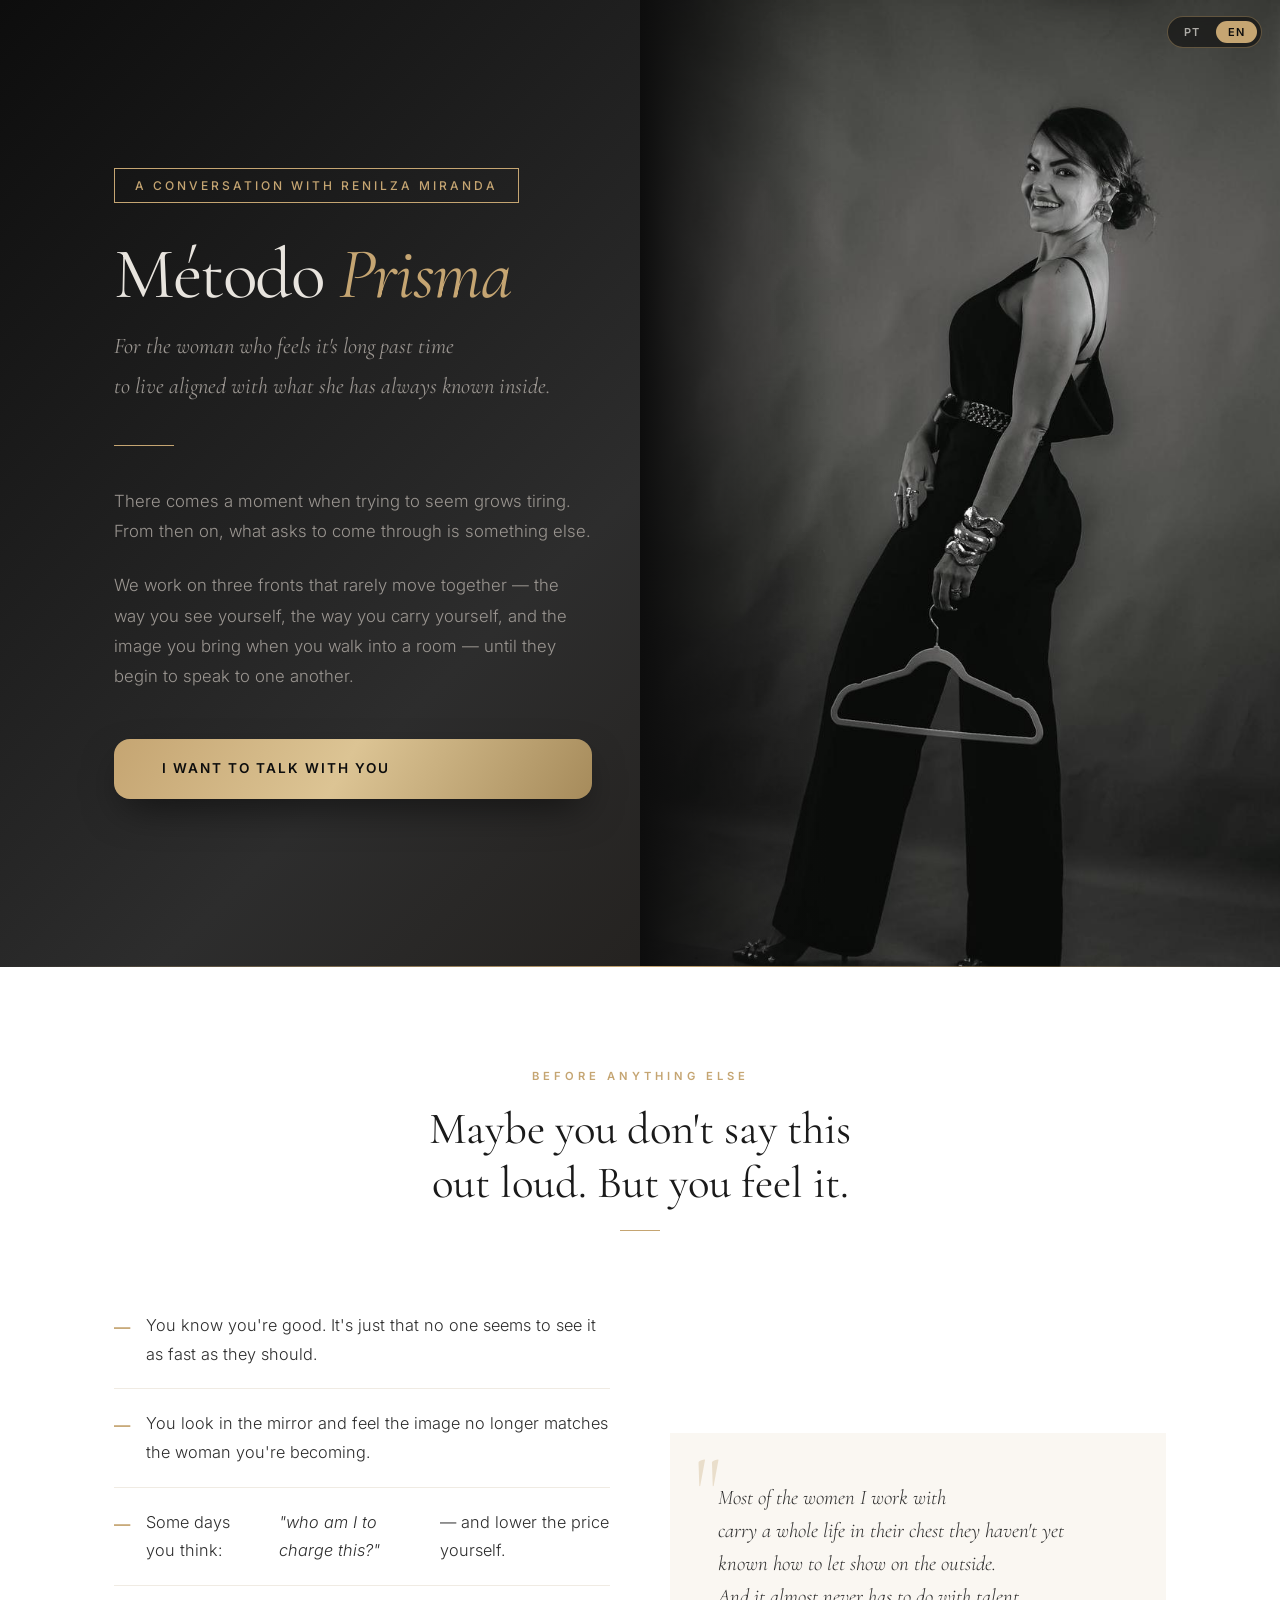
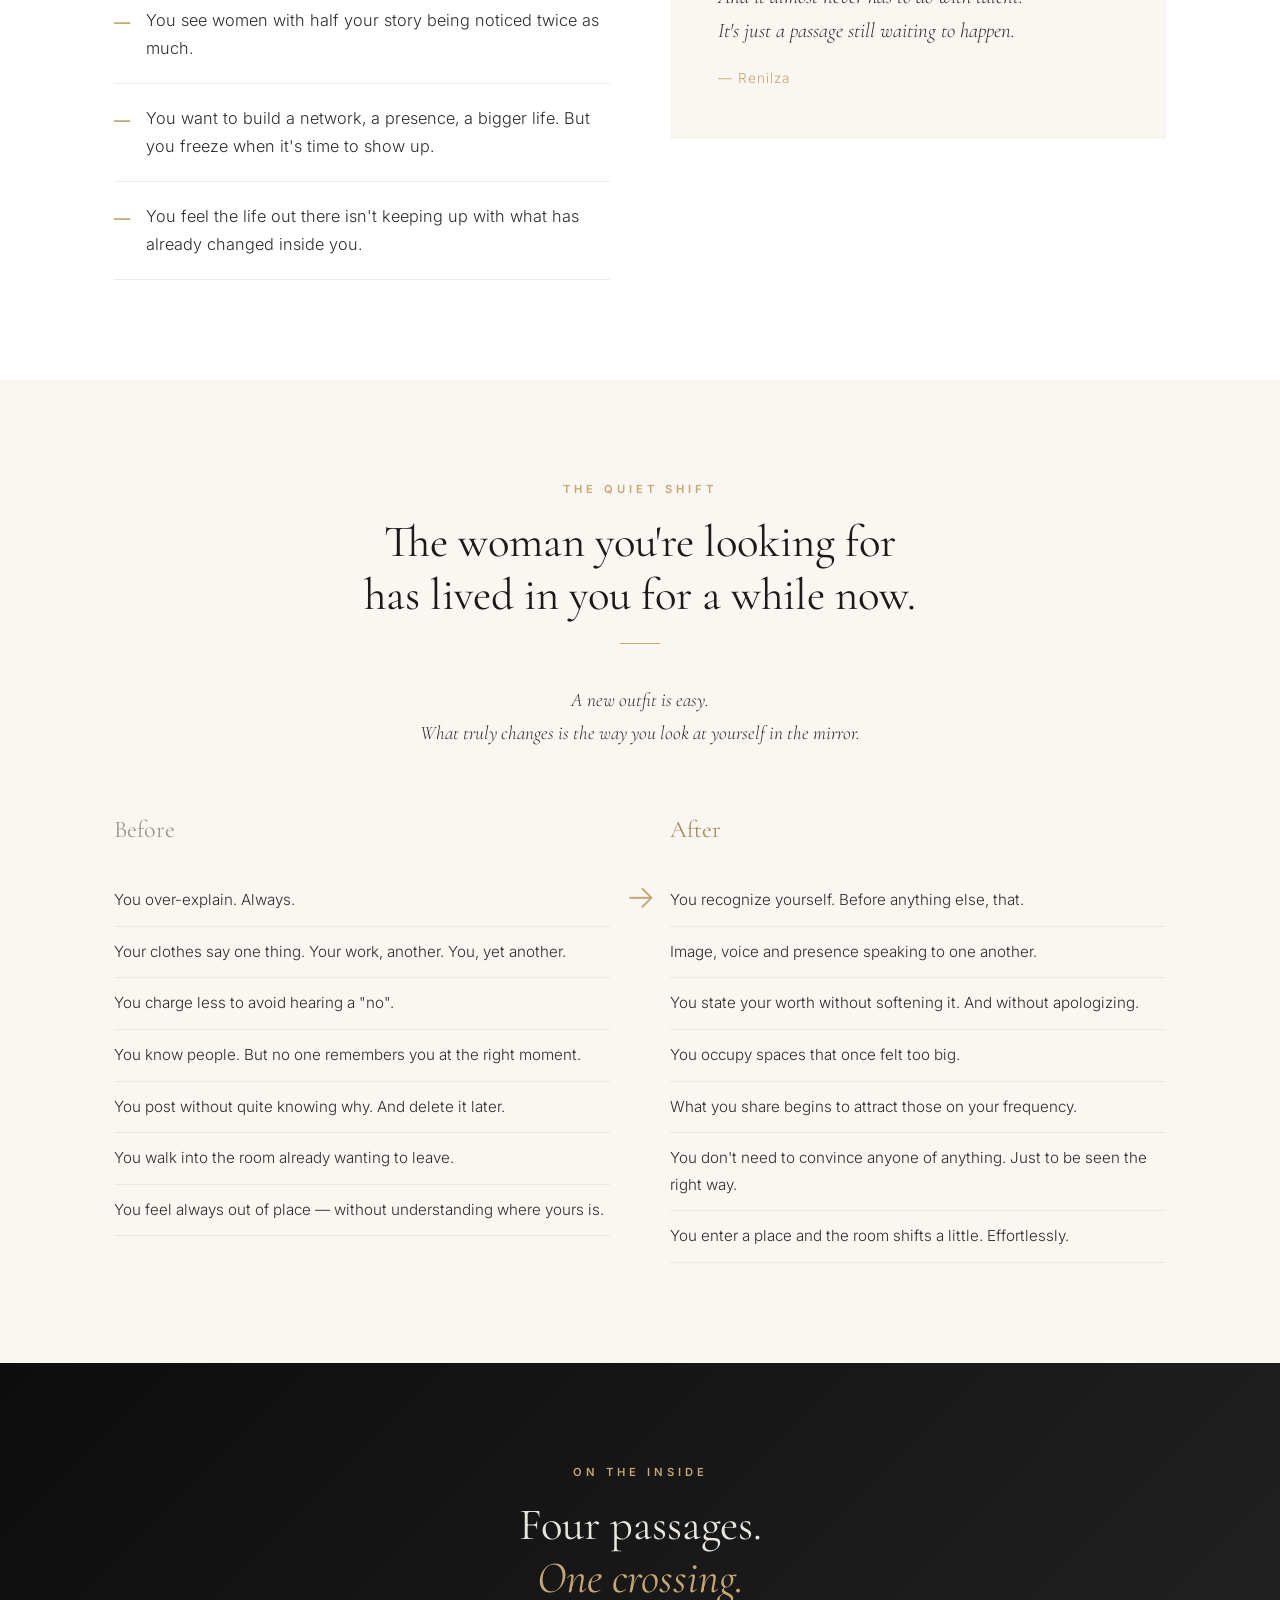
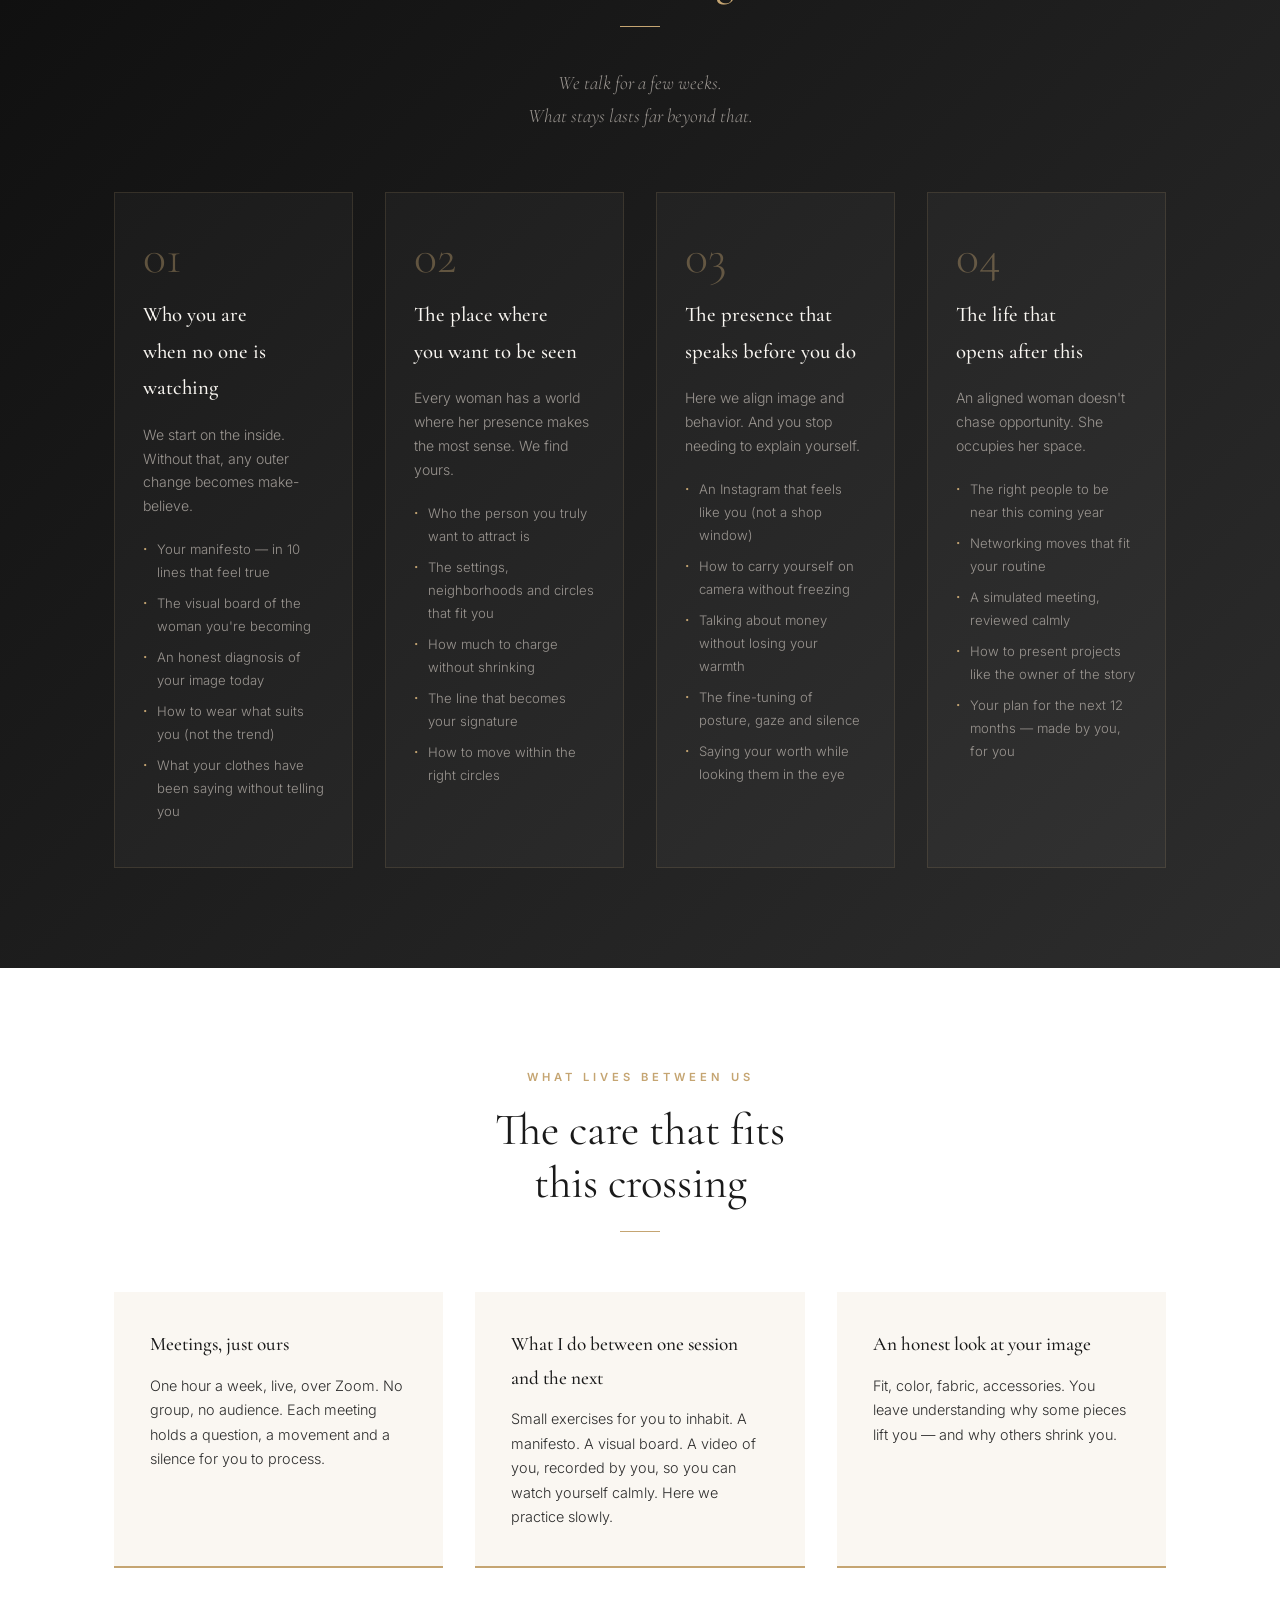
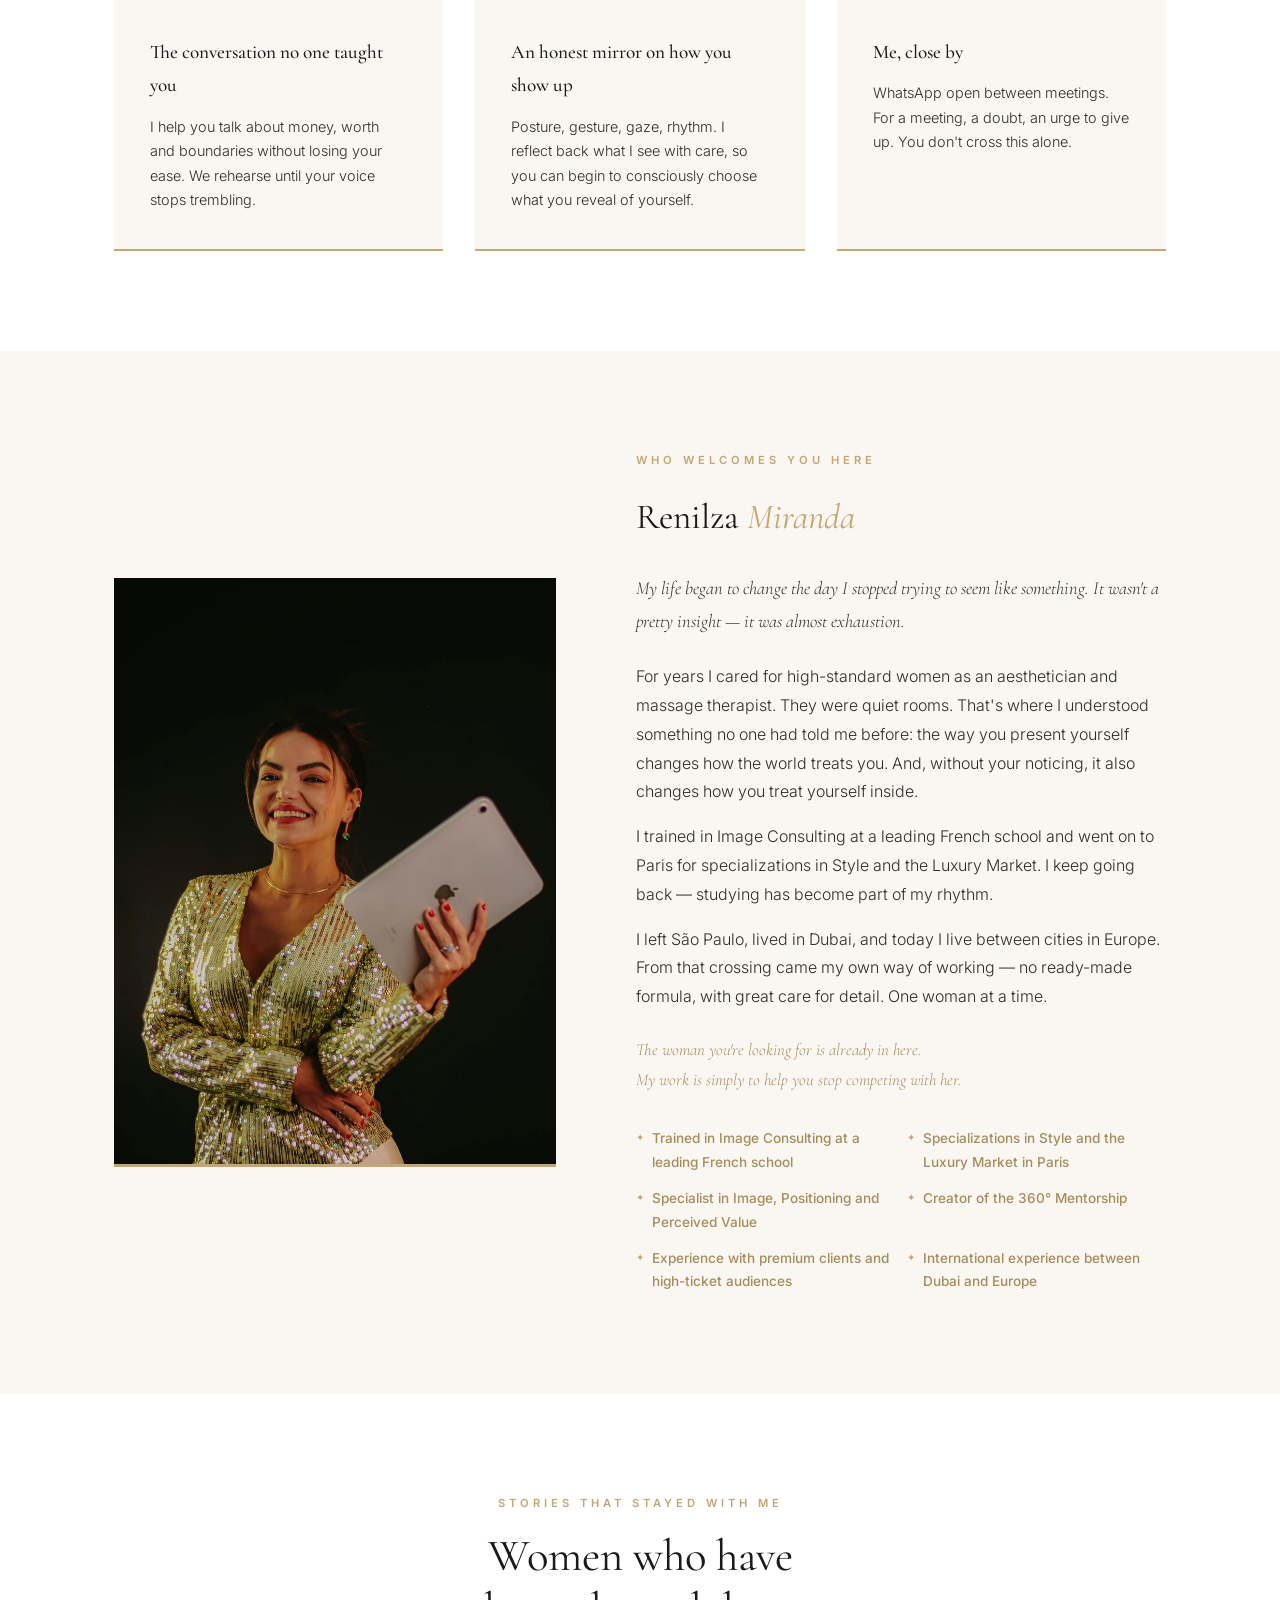
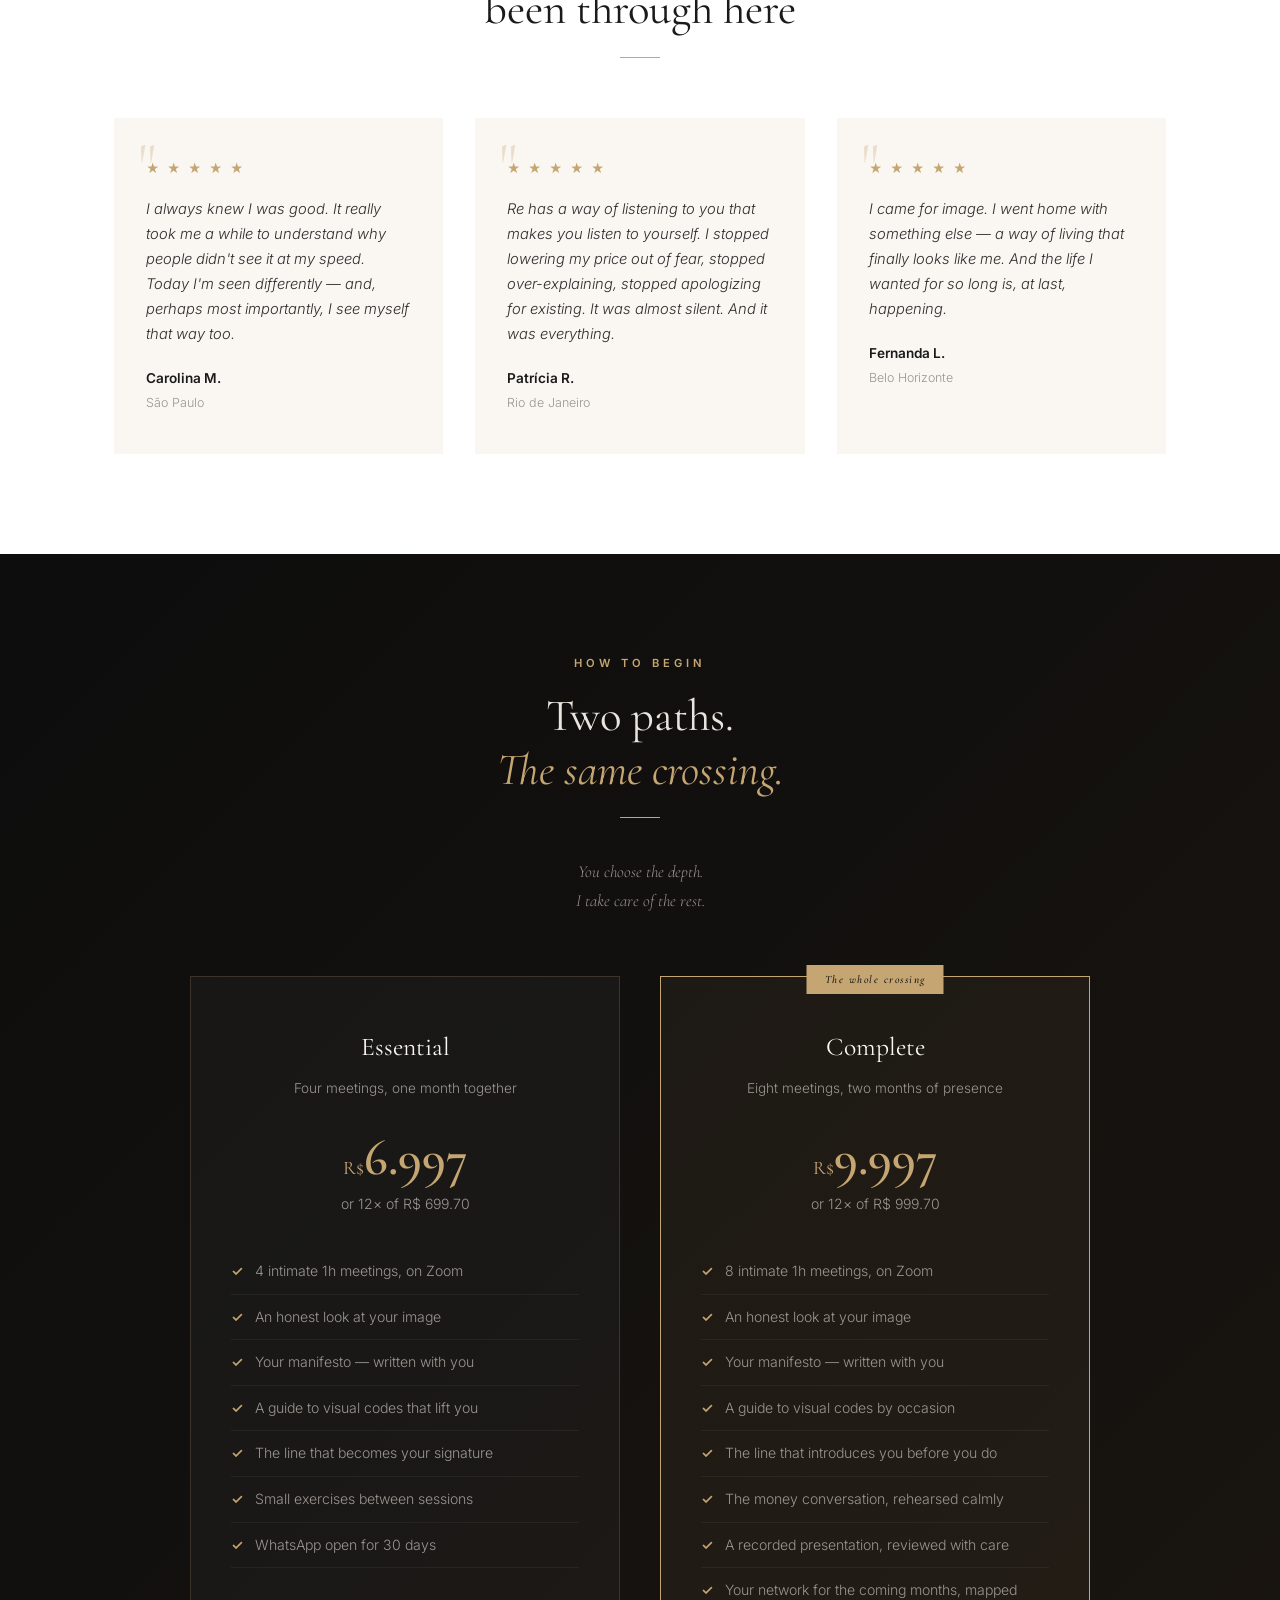
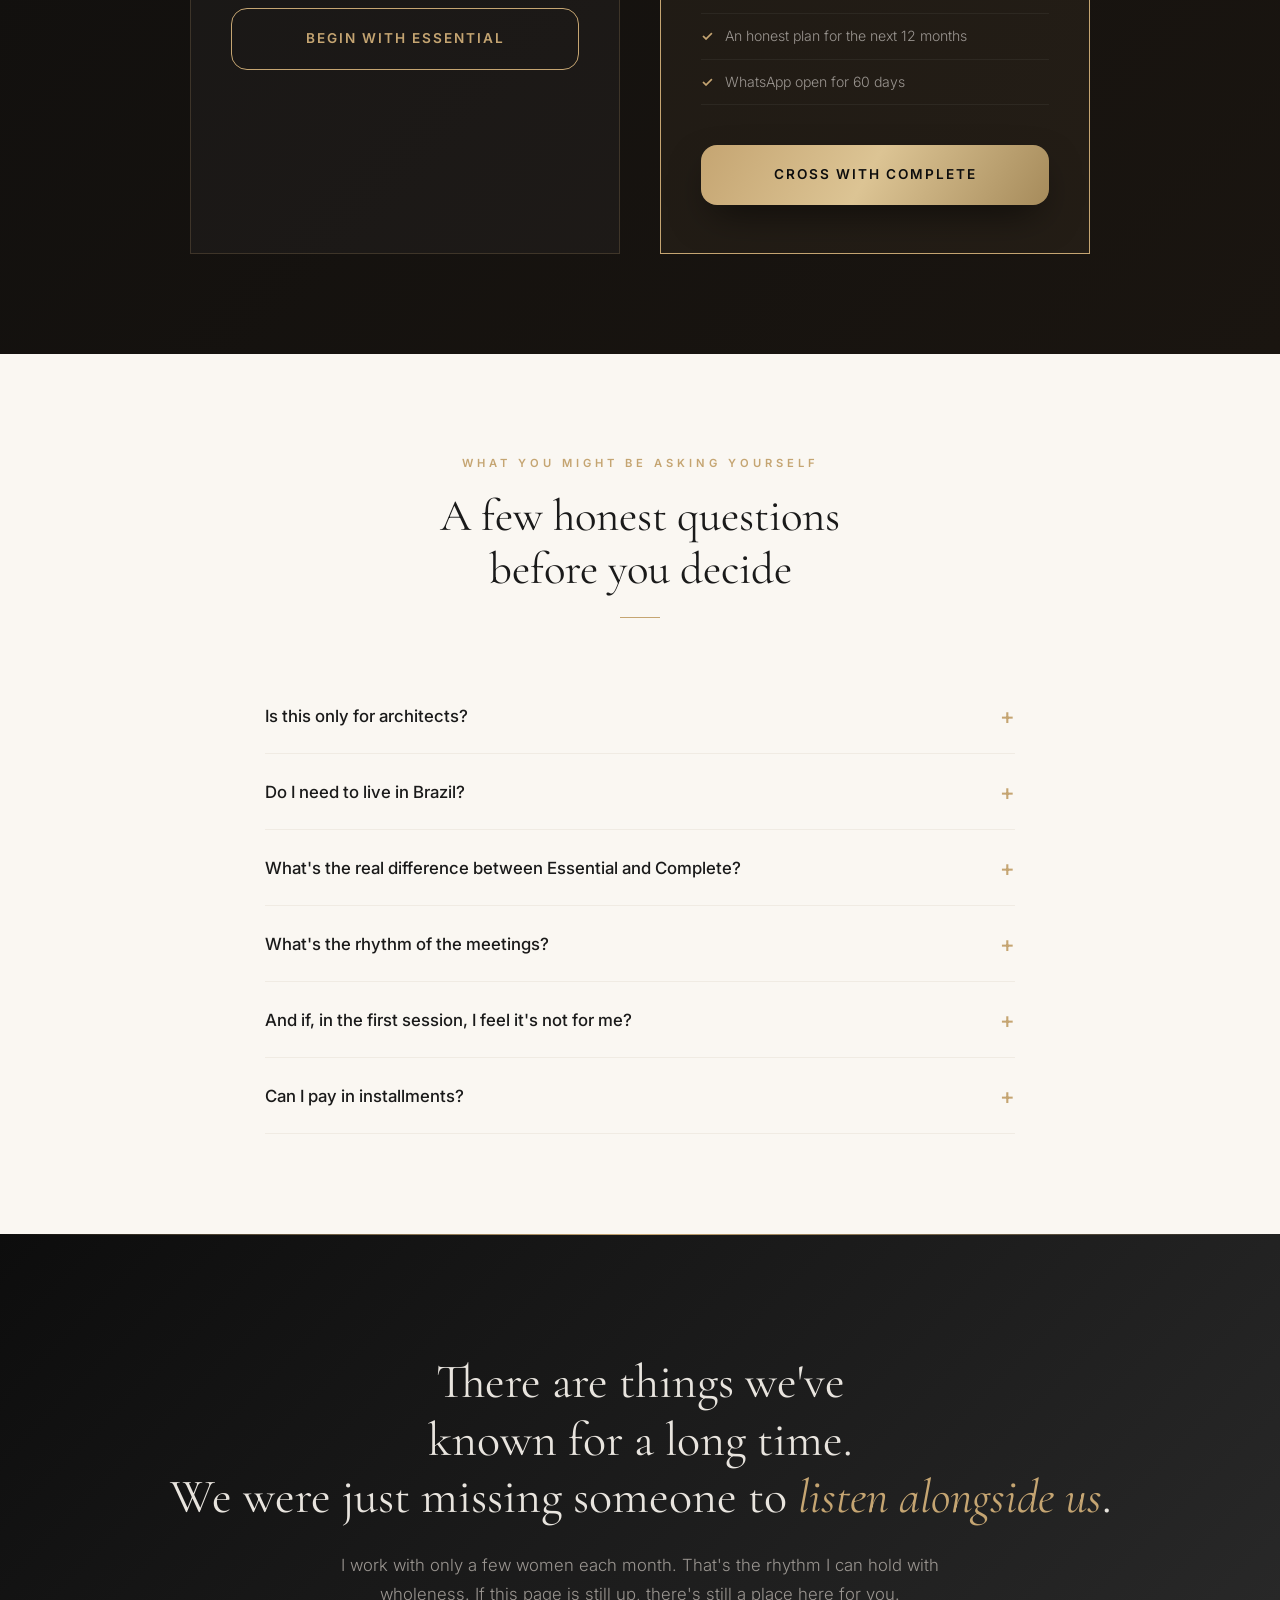
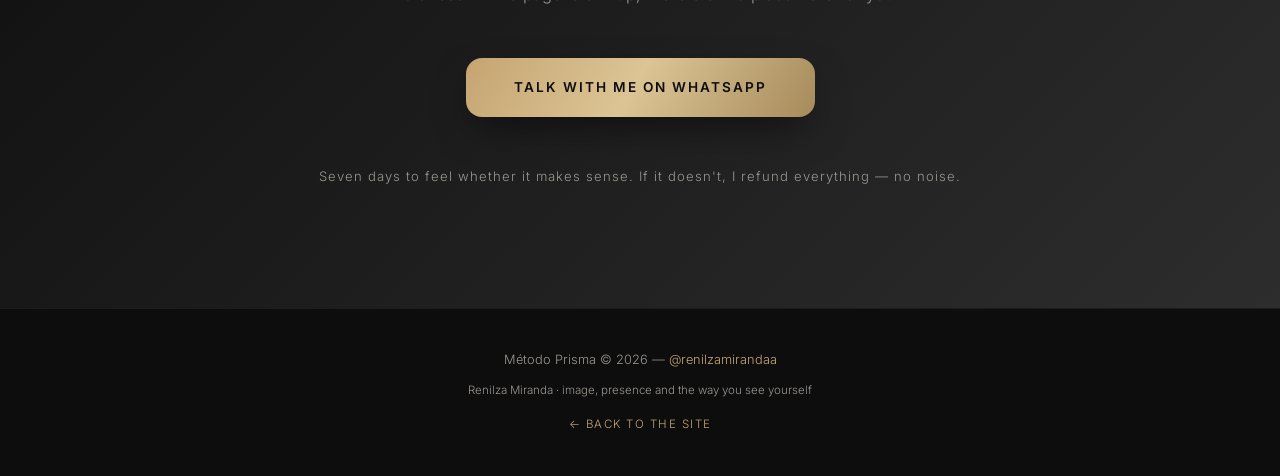
<file: apps/site/metodo-prisma/index.html>
<!DOCTYPE html>
<html lang="pt-BR">
<head>
    <meta charset="UTF-8">
    <meta name="viewport" content="width=device-width, initial-scale=1.0">
    <title>Método Prisma | Renilza Miranda</title>
    <meta name="description" content="Uma mentoria íntima sobre identidade, presença e a forma como você se enxerga. Para a mulher que quer alinhar quem ela é por dentro com a vida que está construindo por fora.">
    <link rel="preconnect" href="https://fonts.googleapis.com">
    <link rel="preconnect" href="https://fonts.gstatic.com" crossorigin>
    <link href="https://fonts.googleapis.com/css2?family=Cormorant+Garamond:ital,wght@0,400;0,500;0,600;0,700;1,400;1,500&family=Inter:wght@300;400;500;600;700&display=swap" rel="stylesheet">
    <style>
        :root {
            --gold: #C5A572;
            --gold-light: #D4B98A;
            --gold-dark: #A68B5B;
            --black: #1A1A1A;
            --charcoal: #2D2D2D;
            --dark-bg: #0D0D0D;
            --cream: #FAF7F2;
            --cream-dark: #F0EBE3;
            --text-light: #E8E4DE;
            --text-muted: #9A9590;
            --white: #FFFFFF;
            --serif: 'Cormorant Garamond', Georgia, serif;
            --sans: 'Inter', -apple-system, BlinkMacSystemFont, sans-serif;
        }

        * { margin: 0; padding: 0; box-sizing: border-box; }

        html { scroll-behavior: smooth; font-size: 16px; }

        body {
            font-family: var(--sans);
            color: var(--black);
            background: var(--cream);
            line-height: 1.75;
            overflow-x: hidden;
            font-weight: 300;
        }

        /* ===== TIPO DE TEXTO ===== */
        .whisper {
            font-family: var(--serif);
            font-style: italic;
            color: var(--gold);
            display: block;
            margin: 8px 0 24px;
            font-size: 1.05rem;
            letter-spacing: 0.5px;
        }

        .breath {
            display: block;
            width: 1px;
            height: 32px;
            background: var(--gold);
            opacity: 0.4;
            margin: 32px auto;
        }

        p.intimate {
            font-family: var(--serif);
            font-size: 1.2rem;
            line-height: 1.7;
            font-style: italic;
            color: var(--charcoal);
        }

        /* ===== UTILITY ===== */
        .container { max-width: 1100px; margin: 0 auto; padding: 0 24px; }
        .text-center { text-align: center; }
        .gold { color: var(--gold); }
        .serif { font-family: var(--serif); }

        /* ===== LANG SWITCHER ===== */
        #lang-switcher {
            position: fixed;
            top: 16px;
            right: 18px;
            z-index: 200;
            display: flex;
            gap: 4px;
            background: rgba(13, 13, 13, 0.6);
            padding: 4px;
            border-radius: 999px;
            border: 1px solid rgba(197, 165, 114, 0.4);
            backdrop-filter: blur(8px);
        }
        .lang-switch-btn {
            border: none;
            background: transparent;
            color: var(--cream);
            opacity: 0.65;
            font-family: var(--sans);
            font-size: 11px;
            font-weight: 600;
            letter-spacing: 1px;
            padding: 4px 12px;
            border-radius: 999px;
            cursor: pointer;
            transition: all 0.2s ease;
        }
        .lang-switch-btn:hover { opacity: 0.9; }
        .lang-switch-btn.active { opacity: 1; background: var(--gold); color: var(--dark-bg); }

        /* ===== HERO ===== */
        .hero {
            background: linear-gradient(135deg, var(--dark-bg) 0%, var(--charcoal) 50%, #1a1510 100%);
            color: var(--text-light);
            padding: 0;
            position: relative;
            overflow: hidden;
            display: grid;
            grid-template-columns: 1fr 1fr;
            min-height: 90vh;
        }

        .hero-content {
            padding: 80px 48px 80px 0;
            display: flex;
            flex-direction: column;
            justify-content: center;
            padding-left: calc((100vw - 1100px) / 2 + 24px);
        }

        .hero-image {
            position: relative;
            overflow: hidden;
        }

        .hero-image img {
            width: 100%;
            height: 100%;
            object-fit: cover;
            object-position: center top;
            filter: grayscale(0.3);
        }

        .hero-image::after {
            content: '';
            position: absolute;
            top: 0;
            left: 0;
            width: 100%;
            height: 100%;
            background: linear-gradient(90deg, var(--dark-bg) 0%, transparent 30%, transparent 100%);
        }

        .hero::before {
            content: '';
            position: absolute;
            top: -50%;
            right: -20%;
            width: 600px;
            height: 600px;
            border-radius: 50%;
            background: radial-gradient(circle, rgba(197, 165, 114, 0.08) 0%, transparent 70%);
            pointer-events: none;
        }

        .hero::after {
            content: '';
            position: absolute;
            bottom: 0;
            left: 0;
            right: 0;
            height: 1px;
            background: linear-gradient(90deg, transparent, var(--gold), transparent);
        }

        .hero-badge {
            display: inline-block;
            border: 1px solid var(--gold);
            color: var(--gold);
            padding: 6px 20px;
            font-size: 0.75rem;
            letter-spacing: 3px;
            text-transform: uppercase;
            margin-bottom: 32px;
            font-weight: 500;
            align-self: flex-start;
        }

        .hero h1 {
            font-family: var(--serif);
            font-size: clamp(2.8rem, 6vw, 4.5rem);
            font-weight: 400;
            line-height: 1.1;
            margin-bottom: 12px;
            letter-spacing: -0.02em;
        }

        .hero h1 em {
            font-style: italic;
            color: var(--gold);
        }

        .hero-subtitle {
            font-family: var(--serif);
            font-size: clamp(1.1rem, 2.5vw, 1.4rem);
            font-weight: 400;
            color: var(--text-muted);
            margin-bottom: 40px;
            max-width: 650px;
            font-style: italic;
        }

        .hero-line {
            width: 60px;
            height: 1px;
            background: var(--gold);
            margin: 0 0 40px;
        }

        .hero-description {
            font-size: 1.05rem;
            line-height: 1.8;
            max-width: 680px;
            margin: 0 0 48px;
            color: var(--text-muted);
            font-weight: 300;
        }

        .cta-btn {
            display: inline-block;
            position: relative;
            overflow: hidden;
            background: linear-gradient(120deg, var(--gold) 0%, #dcc494 48%, var(--gold-dark) 100%);
            color: var(--dark-bg);
            padding: 18px 48px;
            font-size: 0.85rem;
            font-weight: 600;
            letter-spacing: 2px;
            text-transform: uppercase;
            text-decoration: none;
            transition: all 0.4s ease;
            border: none;
            border-radius: 16px;
            cursor: pointer;
            box-shadow: 0 16px 40px -12px rgba(0, 0, 0, 0.65);
        }

        .cta-btn::after {
            content: "";
            position: absolute;
            top: 0;
            left: -70%;
            width: 45%;
            height: 100%;
            background: linear-gradient(100deg, transparent, rgba(255, 255, 255, 0.55), transparent);
            transform: skewX(-22deg);
            animation: shine 3.6s ease-in-out infinite;
        }

        @keyframes shine {
            0%, 55% { left: -70%; }
            75%, 100% { left: 130%; }
        }

        .cta-btn:hover {
            transform: translateY(-2px);
            box-shadow: 0 18px 40px -16px rgba(197, 165, 114, 0.6);
        }

        .cta-btn:active {
            transform: scale(0.975);
        }

        @media (prefers-reduced-motion: reduce) {
            .cta-btn::after { animation: none; }
        }

        .cta-btn-outline {
            background: transparent;
            border: 1px solid var(--gold);
            color: var(--gold);
            box-shadow: none;
        }

        .cta-btn-outline::after {
            display: none;
        }

        .cta-btn-outline:hover {
            background: var(--gold);
            color: var(--dark-bg);
        }

        /* ===== PROBLEM SECTION ===== */
        .problem {
            padding: 100px 0;
            background: var(--white);
        }

        .section-label {
            font-size: 0.7rem;
            letter-spacing: 4px;
            text-transform: uppercase;
            color: var(--gold);
            font-weight: 600;
            margin-bottom: 16px;
        }

        .section-title {
            font-family: var(--serif);
            font-size: clamp(2rem, 4vw, 2.8rem);
            font-weight: 400;
            line-height: 1.2;
            margin-bottom: 20px;
            color: var(--black);
        }

        .section-line {
            width: 40px;
            height: 1px;
            background: var(--gold);
            margin-bottom: 40px;
        }

        .section-line.center { margin-left: auto; margin-right: auto; }

        .problem-grid {
            display: grid;
            grid-template-columns: 1fr 1fr;
            gap: 60px;
            align-items: center;
            margin-top: 60px;
        }

        .problem-list { list-style: none; }

        .problem-list li {
            padding: 20px 0;
            border-bottom: 1px solid var(--cream-dark);
            display: flex;
            align-items: flex-start;
            gap: 16px;
            font-size: 1.02rem;
            color: var(--charcoal);
        }

        .problem-list li::before {
            content: '—';
            color: var(--gold);
            font-weight: 600;
            flex-shrink: 0;
            margin-top: 2px;
        }

        .problem-quote {
            background: var(--cream);
            padding: 48px;
            position: relative;
        }

        .problem-quote::before {
            content: '"';
            font-family: var(--serif);
            font-size: 6rem;
            color: var(--gold);
            opacity: 0.3;
            position: absolute;
            top: 10px;
            left: 24px;
            line-height: 1;
        }

        .problem-quote p {
            font-family: var(--serif);
            font-size: 1.3rem;
            font-style: italic;
            line-height: 1.6;
            color: var(--charcoal);
            position: relative;
            z-index: 1;
        }

        .problem-quote cite {
            display: block;
            margin-top: 20px;
            font-family: var(--sans);
            font-size: 0.85rem;
            font-style: normal;
            color: var(--gold);
            letter-spacing: 1px;
        }

        /* ===== TRANSFORMATION ===== */
        .transformation {
            padding: 100px 0;
            background: var(--cream);
        }

        .transform-columns {
            display: grid;
            grid-template-columns: 1fr 60px 1fr;
            gap: 0;
            margin-top: 60px;
            align-items: start;
        }

        .transform-col h3 {
            font-family: var(--serif);
            font-size: 1.5rem;
            margin-bottom: 24px;
            font-weight: 400;
        }

        .transform-col.before h3 { color: var(--text-muted); }
        .transform-col.after h3 { color: var(--gold-dark); }

        .transform-col ul {
            list-style: none;
        }

        .transform-col ul li {
            padding: 12px 0;
            font-size: 0.95rem;
            color: var(--charcoal);
            border-bottom: 1px solid rgba(0,0,0,0.06);
        }

        .transform-arrow {
            display: flex;
            align-items: center;
            justify-content: center;
            font-size: 2rem;
            color: var(--gold);
            padding-top: 60px;
        }

        /* ===== METHOD ===== */
        .method {
            padding: 100px 0;
            background: linear-gradient(135deg, var(--dark-bg) 0%, var(--charcoal) 100%);
            color: var(--text-light);
        }

        .method .section-title { color: var(--text-light); }

        .phases-grid {
            display: grid;
            grid-template-columns: repeat(4, 1fr);
            gap: 32px;
            margin-top: 60px;
        }

        .phase-card {
            background: rgba(255,255,255,0.03);
            border: 1px solid rgba(197, 165, 114, 0.15);
            padding: 40px 28px;
            transition: all 0.4s ease;
            position: relative;
        }

        .phase-card:hover {
            border-color: var(--gold);
            background: rgba(197, 165, 114, 0.05);
            transform: translateY(-4px);
        }

        .phase-number {
            font-family: var(--serif);
            font-size: 3rem;
            color: var(--gold);
            opacity: 0.4;
            font-weight: 300;
            line-height: 1;
            margin-bottom: 16px;
        }

        .phase-card h3 {
            font-family: var(--serif);
            font-size: 1.3rem;
            font-weight: 500;
            margin-bottom: 16px;
            color: var(--cream);
        }

        .phase-card p {
            font-size: 0.88rem;
            line-height: 1.7;
            color: var(--text-muted);
        }

        .phase-topics {
            list-style: none;
            margin-top: 16px;
        }

        .phase-topics li {
            font-size: 0.82rem;
            color: var(--text-muted);
            padding: 4px 0;
            padding-left: 14px;
            position: relative;
        }

        .phase-topics li::before {
            content: '·';
            position: absolute;
            left: 0;
            color: var(--gold);
            font-weight: bold;
        }

        /* ===== WHAT'S INCLUDED ===== */
        .included {
            padding: 100px 0;
            background: var(--white);
        }

        .included-grid {
            display: grid;
            grid-template-columns: repeat(3, 1fr);
            gap: 32px;
            margin-top: 60px;
        }

        .included-item {
            padding: 36px;
            background: var(--cream);
            border-bottom: 2px solid var(--gold);
        }

        .included-item h4 {
            font-family: var(--serif);
            font-size: 1.2rem;
            font-weight: 500;
            margin-bottom: 12px;
            color: var(--black);
        }

        .included-item p {
            font-size: 0.9rem;
            color: var(--charcoal);
            line-height: 1.7;
        }

        /* ===== ABOUT ===== */
        .about {
            padding: 100px 0;
            background: var(--cream);
        }

        .about-grid {
            display: grid;
            grid-template-columns: 1fr 1.2fr;
            gap: 80px;
            align-items: center;
        }

        .about-image {
            width: 100%;
            aspect-ratio: 3/4;
            position: relative;
            overflow: hidden;
        }

        .about-image img {
            width: 100%;
            height: 100%;
            object-fit: cover;
            object-position: center top;
        }

        .about-image::after {
            content: '';
            position: absolute;
            bottom: 0;
            left: 0;
            right: 0;
            height: 3px;
            background: var(--gold);
        }

        .about-text h2 {
            font-family: var(--serif);
            font-size: 2.2rem;
            font-weight: 400;
            margin-bottom: 24px;
        }

        .about-text p {
            font-size: 1rem;
            line-height: 1.8;
            color: var(--charcoal);
            margin-bottom: 16px;
        }

        .about-credentials {
            list-style: none;
            margin-top: 32px;
            display: grid;
            grid-template-columns: 1fr 1fr;
            gap: 12px;
        }

        .about-credentials li {
            font-size: 0.85rem;
            color: var(--gold-dark);
            font-weight: 500;
            padding-left: 16px;
            position: relative;
        }

        .about-credentials li::before {
            content: '✦';
            position: absolute;
            left: 0;
            color: var(--gold);
            font-size: 0.6rem;
            top: 3px;
        }

        /* ===== TESTIMONIALS ===== */
        .testimonials {
            padding: 100px 0;
            background: var(--white);
        }

        .testimonials-grid {
            display: grid;
            grid-template-columns: repeat(3, 1fr);
            gap: 32px;
            margin-top: 60px;
        }

        .testimonial-card {
            padding: 40px 32px;
            background: var(--cream);
            position: relative;
        }

        .testimonial-card::before {
            content: '"';
            font-family: var(--serif);
            font-size: 4rem;
            color: var(--gold);
            opacity: 0.3;
            position: absolute;
            top: 16px;
            left: 24px;
            line-height: 1;
        }

        .testimonial-stars {
            color: var(--gold);
            font-size: 0.8rem;
            letter-spacing: 2px;
            margin-bottom: 16px;
        }

        .testimonial-card p {
            font-size: 0.92rem;
            line-height: 1.7;
            color: var(--charcoal);
            font-style: italic;
            margin-bottom: 20px;
            position: relative;
            z-index: 1;
        }

        .testimonial-author {
            font-weight: 600;
            font-size: 0.85rem;
            color: var(--black);
        }

        .testimonial-role {
            font-size: 0.78rem;
            color: var(--text-muted);
            margin-top: 2px;
        }

        /* ===== PRICING ===== */
        .pricing {
            padding: 100px 0;
            background: linear-gradient(135deg, var(--dark-bg) 0%, #1a1510 100%);
            color: var(--text-light);
        }

        .pricing .section-title { color: var(--text-light); }

        .pricing-grid {
            display: grid;
            grid-template-columns: 1fr 1fr;
            gap: 40px;
            margin-top: 60px;
            max-width: 900px;
            margin-left: auto;
            margin-right: auto;
        }

        .pricing-card {
            background: rgba(255,255,255,0.03);
            border: 1px solid rgba(197, 165, 114, 0.2);
            padding: 48px 40px;
            text-align: center;
            position: relative;
            transition: all 0.4s ease;
        }

        .pricing-card:hover {
            border-color: var(--gold);
        }

        .pricing-card.featured {
            border-color: var(--gold);
            background: rgba(197, 165, 114, 0.06);
        }

        .pricing-card.featured::before {
            content: attr(data-badge);
            position: absolute;
            top: -12px;
            left: 50%;
            transform: translateX(-50%);
            background: var(--gold);
            color: var(--dark-bg);
            font-size: 0.7rem;
            font-weight: 500;
            letter-spacing: 1.5px;
            padding: 5px 18px;
            font-family: var(--serif);
            font-style: italic;
            white-space: nowrap;
        }

        .pricing-name {
            font-family: var(--serif);
            font-size: 1.6rem;
            font-weight: 400;
            margin-bottom: 8px;
            color: var(--cream);
        }

        .pricing-sessions {
            font-size: 0.85rem;
            color: var(--text-muted);
            margin-bottom: 32px;
        }

        .pricing-value {
            font-family: var(--serif);
            font-size: 3.2rem;
            font-weight: 600;
            color: var(--gold);
            line-height: 1;
            margin-bottom: 8px;
        }

        .pricing-value span {
            font-size: 1.2rem;
            font-weight: 400;
        }

        .pricing-installment {
            font-size: 0.88rem;
            color: var(--text-muted);
            margin-bottom: 32px;
        }

        .pricing-features {
            list-style: none;
            text-align: left;
            margin-bottom: 40px;
        }

        .pricing-features li {
            padding: 10px 0;
            font-size: 0.88rem;
            color: var(--text-muted);
            border-bottom: 1px solid rgba(255,255,255,0.05);
            padding-left: 24px;
            position: relative;
        }

        .pricing-features li::before {
            content: '✓';
            position: absolute;
            left: 0;
            color: var(--gold);
            font-weight: 600;
        }

        .pricing-card .cta-btn {
            width: 100%;
            text-align: center;
        }

        /* ===== FAQ ===== */
        .faq {
            padding: 100px 0;
            background: var(--cream);
        }

        .faq-list {
            max-width: 750px;
            margin: 60px auto 0;
        }

        .faq-item {
            border-bottom: 1px solid var(--cream-dark);
        }

        .faq-question {
            width: 100%;
            background: none;
            border: none;
            font-family: var(--sans);
            font-size: 1.05rem;
            font-weight: 500;
            color: var(--black);
            padding: 24px 0;
            text-align: left;
            cursor: pointer;
            display: flex;
            justify-content: space-between;
            align-items: center;
            gap: 16px;
        }

        .faq-question::after {
            content: '+';
            font-size: 1.4rem;
            color: var(--gold);
            flex-shrink: 0;
            transition: transform 0.3s ease;
        }

        .faq-item.active .faq-question::after {
            transform: rotate(45deg);
        }

        .faq-answer {
            max-height: 0;
            overflow: hidden;
            transition: max-height 0.4s ease;
        }

        .faq-item.active .faq-answer {
            max-height: 320px;
        }

        .faq-answer p {
            padding-bottom: 24px;
            font-size: 0.95rem;
            line-height: 1.7;
            color: var(--charcoal);
        }

        /* ===== FINAL CTA ===== */
        .final-cta {
            padding: 120px 0;
            background: linear-gradient(135deg, var(--dark-bg) 0%, var(--charcoal) 100%);
            color: var(--text-light);
            text-align: center;
            position: relative;
        }

        .final-cta::before {
            content: '';
            position: absolute;
            top: 0;
            left: 0;
            right: 0;
            height: 1px;
            background: linear-gradient(90deg, transparent, var(--gold), transparent);
        }

        .final-cta h2 {
            font-family: var(--serif);
            font-size: clamp(2rem, 4vw, 3rem);
            font-weight: 400;
            line-height: 1.2;
            margin-bottom: 24px;
        }

        .final-cta p {
            font-size: 1.05rem;
            color: var(--text-muted);
            max-width: 600px;
            margin: 0 auto 48px;
            font-weight: 300;
        }

        .guarantee {
            margin-top: 40px;
            font-size: 0.82rem;
            color: var(--text-muted);
            letter-spacing: 1px;
        }

        /* ===== FOOTER ===== */
        .footer {
            padding: 40px 0;
            background: var(--dark-bg);
            text-align: center;
            border-top: 1px solid rgba(197, 165, 114, 0.1);
        }

        .footer p {
            font-size: 0.8rem;
            color: var(--text-muted);
        }

        .footer a {
            color: var(--gold);
            text-decoration: none;
        }

        .footer .home-link {
            display: inline-block;
            margin-top: 14px;
            font-size: 0.72rem;
            letter-spacing: 1.5px;
            text-transform: uppercase;
        }

        /* ===== RESPONSIVE ===== */
        @media (max-width: 968px) {
            .hero { grid-template-columns: 1fr; min-height: auto; }
            .hero-content { padding: 60px 24px 40px; text-align: center; align-items: center; }
            .hero-badge { align-self: center; }
            .hero-content .hero-line { margin: 0 auto 40px; }
            .hero-subtitle, .hero-description { margin-left: auto; margin-right: auto; }
            .hero-image { max-height: 400px; }
            .hero-image::after { background: linear-gradient(180deg, var(--dark-bg) 0%, transparent 20%, transparent 80%, var(--dark-bg) 100%); }
            .problem-grid,
            .about-grid { grid-template-columns: 1fr; gap: 40px; }
            .phases-grid { grid-template-columns: repeat(2, 1fr); }
            .included-grid { grid-template-columns: repeat(2, 1fr); }
            .testimonials-grid { grid-template-columns: 1fr; max-width: 500px; margin-left: auto; margin-right: auto; }
            .transform-columns { grid-template-columns: 1fr; gap: 20px; }
            .transform-arrow { transform: rotate(90deg); padding: 0; }
            .about-image { max-width: 400px; margin: 0 auto; }
        }

        @media (max-width: 640px) {
            .phases-grid { grid-template-columns: 1fr; }
            .included-grid { grid-template-columns: 1fr; }
            .pricing-grid { grid-template-columns: 1fr; max-width: 420px; }
            .about-credentials { grid-template-columns: 1fr; }
            section { padding: 80px 0; }
            .cta-btn { width: 100%; text-align: center; padding: 18px 32px; }
        }

        /* ===== STICKY HEADER ===== */
        .top-bar {
            position: fixed;
            top: 0;
            left: 0;
            right: 0;
            z-index: 100;
            background: rgba(13, 13, 13, 0.95);
            backdrop-filter: blur(10px);
            padding: 12px 0;
            transform: translateY(-100%);
            transition: transform 0.4s ease;
            border-bottom: 1px solid rgba(197, 165, 114, 0.1);
        }

        .top-bar.visible { transform: translateY(0); }

        .top-bar-inner {
            max-width: 1100px;
            margin: 0 auto;
            padding: 0 24px;
            display: flex;
            justify-content: space-between;
            align-items: center;
        }

        .top-bar-logo {
            font-family: var(--serif);
            font-size: 1.1rem;
            color: var(--gold);
            font-weight: 500;
        }

        .top-bar .cta-btn {
            padding: 10px 28px;
            font-size: 0.72rem;
        }

        /* ===== ANIMATION ===== */
        .fade-up {
            opacity: 0;
            transform: translateY(30px);
            transition: opacity 0.8s ease, transform 0.8s ease;
        }

        .fade-up.visible {
            opacity: 1;
            transform: translateY(0);
        }
    </style>
</head>
<body>

    <!-- LANG SWITCHER -->
    <div id="lang-switcher">
        <button type="button" class="lang-switch-btn" data-lang="pt">PT</button>
        <button type="button" class="lang-switch-btn" data-lang="en">EN</button>
    </div>

    <!-- STICKY HEADER -->
    <div class="top-bar" id="topBar">
        <div class="top-bar-inner">
            <span class="top-bar-logo">Método Prisma</span>
            <a href="#investimento" class="cta-btn" data-i18n="topbar.cta">Conversar comigo</a>
        </div>
    </div>

    <!-- HERO -->
    <section class="hero">
        <div class="hero-content">
            <div class="hero-badge" data-i18n="hero.badge">Uma conversa com Renilza Miranda</div>
            <h1>Método <em>Prisma</em></h1>
            <p class="hero-subtitle" data-i18n="hero.subtitle">Para a mulher que sente que já passou da hora<br>de viver alinhada com o que sempre soube por dentro.</p>
            <div class="hero-line"></div>
            <p class="hero-description" data-i18n="hero.desc1">
                Existe um momento em que tentar parecer cansa.<br>
                Daí em diante, o que pede passagem é outra coisa.
            </p>
            <p class="hero-description" style="margin-top: -24px;" data-i18n="hero.desc2">
                A gente trabalha em três frentes que raramente caminham juntas — a forma como você se enxerga, o modo como você se comporta, e a imagem que carrega quando entra numa sala — até que comecem a conversar entre si.
            </p>
            <a href="#investimento" class="cta-btn" data-i18n="hero.cta">Quero conversar com você</a>
        </div>
        <div class="hero-image">
            <img src="foto3.jpeg" alt="Renilza Miranda">
        </div>
    </section>

    <!-- PROBLEM -->
    <section class="problem">
        <div class="container">
            <div class="section-label text-center" data-i18n="problem.label">Antes de qualquer coisa</div>
            <h2 class="section-title text-center" data-i18n="problem.title">Talvez você não fale isso<br>em voz alta. Mas sente.</h2>
            <div class="section-line center"></div>

            <div class="problem-grid">
                <ul class="problem-list">
                    <li data-i18n="problem.li1">Você sabe que é boa. Só que ninguém parece enxergar isso na velocidade que devia.</li>
                    <li data-i18n="problem.li2">Olha no espelho e sente que a imagem não combina mais com a mulher que você está virando.</li>
                    <li data-i18n="problem.li3">Tem dias em que pensa: <em>"quem sou eu pra cobrar isso?"</em> — e baixa o preço sozinha.</li>
                    <li data-i18n="problem.li4">Vê mulheres com metade da sua história sendo notadas o dobro.</li>
                    <li data-i18n="problem.li5">Quer construir uma rede, uma presença, uma vida maior. Mas trava na hora de se mostrar.</li>
                    <li data-i18n="problem.li6">Sente que a vida lá fora não está acompanhando o que já mudou dentro de você.</li>
                </ul>

                <div class="problem-quote">
                    <p data-i18n="problem.quote">A maior parte das mulheres que eu atendo<br>carrega uma vida inteira no peito que ainda não soube como fazer aparecer por fora.<br>E quase nunca tem a ver com talento.<br>É só uma passagem que ainda está pra acontecer.</p>
                    <cite data-i18n="problem.cite">— Renilza</cite>
                </div>
            </div>
        </div>
    </section>

    <!-- TRANSFORMATION -->
    <section class="transformation">
        <div class="container">
            <div class="section-label text-center" data-i18n="transform.label">O movimento silencioso</div>
            <h2 class="section-title text-center" data-i18n="transform.title">A mulher que você procura<br>já mora em você há um tempo.</h2>
            <div class="section-line center"></div>
            <p class="intimate text-center" style="max-width: 620px; margin: 0 auto 24px;" data-i18n="transform.intro">
                Uma roupa nova é fácil.<br>
                O que muda de verdade é o jeito de se olhar no espelho.
            </p>

            <div class="transform-columns">
                <div class="transform-col before">
                    <h3 data-i18n="before.h3">Antes</h3>
                    <ul>
                        <li data-i18n="before.li1">Você se explica demais. Sempre.</li>
                        <li data-i18n="before.li2">A roupa diz uma coisa. Seu trabalho, outra. Você, outra ainda.</li>
                        <li data-i18n="before.li3">Cobra menos pra não ouvir um "não".</li>
                        <li data-i18n="before.li4">Conhece gente. Mas ninguém te lembra na hora certa.</li>
                        <li data-i18n="before.li5">Posta sem saber direito por quê. E apaga depois.</li>
                        <li data-i18n="before.li6">Entra na sala já querendo sair.</li>
                        <li data-i18n="before.li7">Sente que está sempre fora do lugar — sem entender onde é o seu.</li>
                    </ul>
                </div>
                <div class="transform-arrow">→</div>
                <div class="transform-col after">
                    <h3 data-i18n="after.h3">Depois</h3>
                    <ul>
                        <li data-i18n="after.li1">Você se reconhece. Antes de tudo, isso.</li>
                        <li data-i18n="after.li2">Imagem, fala e presença conversando entre si.</li>
                        <li data-i18n="after.li3">Diz o valor sem suavizar. E sem precisar pedir desculpas.</li>
                        <li data-i18n="after.li4">Ocupa espaços que antes pareciam grandes demais.</li>
                        <li data-i18n="after.li5">O que você compartilha começa a atrair quem é da sua frequência.</li>
                        <li data-i18n="after.li6">Não precisa convencer ninguém de nada. Só ser vista do jeito certo.</li>
                        <li data-i18n="after.li7">Entra num lugar e a sala muda um pouco. Sem esforço.</li>
                    </ul>
                </div>
            </div>
        </div>
    </section>

    <!-- METHOD -->
    <section class="method" id="metodo">
        <div class="container">
            <div class="section-label text-center" data-i18n="method.label">Por dentro</div>
            <h2 class="section-title text-center" data-i18n="method.title">Quatro passagens.<br><em class="serif" style="color: var(--gold); font-style: italic;">Uma travessia.</em></h2>
            <div class="section-line center" style="background: var(--gold);"></div>
            <p class="intimate text-center" style="max-width: 620px; margin: 0 auto 24px; color: var(--text-muted);" data-i18n="method.intro">
                A gente conversa por algumas semanas.<br>
                O que fica dura bem além disso.
            </p>

            <div class="phases-grid">
                <div class="phase-card fade-up">
                    <div class="phase-number">01</div>
                    <h3 data-i18n="phase1.h3">Quem você é<br>quando ninguém olha</h3>
                    <p data-i18n="phase1.p">A gente começa por dentro. Sem isso, qualquer mudança lá fora vira fantasia.</p>
                    <ul class="phase-topics">
                        <li data-i18n="phase1.t1">Seu manifesto — em 10 linhas que parecem verdade</li>
                        <li data-i18n="phase1.t2">O painel visual da mulher que você está virando</li>
                        <li data-i18n="phase1.t3">Diagnóstico honesto da sua imagem hoje</li>
                        <li data-i18n="phase1.t4">Como vestir o que combina com você (não com a tendência)</li>
                        <li data-i18n="phase1.t5">O que sua roupa anda dizendo sem te avisar</li>
                    </ul>
                </div>

                <div class="phase-card fade-up">
                    <div class="phase-number">02</div>
                    <h3 data-i18n="phase2.h3">O lugar onde<br>você quer ser vista</h3>
                    <p data-i18n="phase2.p">Cada mulher tem um mundo onde sua presença faz mais sentido. A gente encontra o seu.</p>
                    <ul class="phase-topics">
                        <li data-i18n="phase2.t1">Quem é a pessoa que você quer atrair de verdade</li>
                        <li data-i18n="phase2.t2">Os ambientes, bairros, ciclos que combinam com você</li>
                        <li data-i18n="phase2.t3">Quanto cobrar sem se encolher</li>
                        <li data-i18n="phase2.t4">A frase que vira sua assinatura</li>
                        <li data-i18n="phase2.t5">Como circular por dentro dos círculos certos</li>
                    </ul>
                </div>

                <div class="phase-card fade-up">
                    <div class="phase-number">03</div>
                    <h3 data-i18n="phase3.h3">A presença que<br>fala antes de você</h3>
                    <p data-i18n="phase3.p">Aqui a gente alinha imagem e comportamento. E você para de precisar se explicar.</p>
                    <ul class="phase-topics">
                        <li data-i18n="phase3.t1">Um Instagram que parece você (não uma vitrine)</li>
                        <li data-i18n="phase3.t2">Como se portar em vídeo sem ficar travada</li>
                        <li data-i18n="phase3.t3">Conversar sobre dinheiro sem perder a doçura</li>
                        <li data-i18n="phase3.t4">O ajuste fino da postura, do olhar, do silêncio</li>
                        <li data-i18n="phase3.t5">Dizer seu valor olhando nos olhos</li>
                    </ul>
                </div>

                <div class="phase-card fade-up">
                    <div class="phase-number">04</div>
                    <h3 data-i18n="phase4.h3">A vida que se<br>abre depois disso</h3>
                    <p data-i18n="phase4.p">Mulher alinhada não corre atrás de oportunidade. Ela ocupa o espaço dela.</p>
                    <ul class="phase-topics">
                        <li data-i18n="phase4.t1">As pessoas certas pra estar perto neste próximo ano</li>
                        <li data-i18n="phase4.t2">Movimentos de networking que cabem na sua rotina</li>
                        <li data-i18n="phase4.t3">Uma reunião simulada e revisada com calma</li>
                        <li data-i18n="phase4.t4">Como apresentar projetos como quem é dona da história</li>
                        <li data-i18n="phase4.t5">Seu plano dos próximos 12 meses — feito por você, pra você</li>
                    </ul>
                </div>
            </div>
        </div>
    </section>

    <!-- WHAT'S INCLUDED -->
    <section class="included">
        <div class="container">
            <div class="section-label text-center" data-i18n="included.label">O que vive entre a gente</div>
            <h2 class="section-title text-center" data-i18n="included.title">O cuidado que cabe<br>nessa travessia</h2>
            <div class="section-line center"></div>

            <div class="included-grid">
                <div class="included-item fade-up">
                    <h4 data-i18n="item1.h4">Encontros, só nossos</h4>
                    <p data-i18n="item1.p">Uma hora por semana, ao vivo, via Zoom. Sem turma, sem espectadora. Cada encontro tem uma pergunta, um movimento e um silêncio pra você processar.</p>
                </div>
                <div class="included-item fade-up">
                    <h4 data-i18n="item2.h4">O que faço entre uma sessão e outra</h4>
                    <p data-i18n="item2.p">Pequenos exercícios pra você habitar. Um manifesto. Um painel visual. Um vídeo seu, gravado por você, pra você se ver com calma. Aqui a gente pratica devagar.</p>
                </div>
                <div class="included-item fade-up">
                    <h4 data-i18n="item3.h4">Um olhar honesto sobre sua imagem</h4>
                    <p data-i18n="item3.p">Modelagem, cores, materiais, acessórios. Você sai entendendo por que algumas peças te elevam — e por que outras te encolhem.</p>
                </div>
                <div class="included-item fade-up">
                    <h4 data-i18n="item4.h4">A conversa que ninguém te ensinou</h4>
                    <p data-i18n="item4.p">Eu te ajudo a falar de dinheiro, valor e limites sem perder a leveza. A gente treina até a voz parar de tremer.</p>
                </div>
                <div class="included-item fade-up">
                    <h4 data-i18n="item5.h4">Um espelho honesto sobre como você se mostra</h4>
                    <p data-i18n="item5.p">Postura, gesto, olhar, ritmo. Eu te devolvo o que vejo com cuidado, pra você passar a escolher conscientemente o que mostra de si.</p>
                </div>
                <div class="included-item fade-up">
                    <h4 data-i18n="item6.h4">Eu, por perto</h4>
                    <p data-i18n="item6.p">WhatsApp aberto entre os encontros. Pra uma reunião, uma dúvida, uma vontade de desistir. Você não atravessa isso sozinha.</p>
                </div>
            </div>
        </div>
    </section>

    <!-- ABOUT -->
    <section class="about">
        <div class="container">
            <div class="about-grid">
                <div class="about-image">
                    <img src="foto2.jpeg" alt="Renilza Miranda">
                </div>
                <div class="about-text">
                    <div class="section-label" data-i18n="about.label">Quem te recebe aqui</div>
                    <h2>Renilza <em class="serif" style="color: var(--gold); font-style: italic;">Miranda</em></h2>
                    <p class="intimate" style="font-size: 1.15rem; margin-bottom: 24px;" data-i18n="about.intimate1">
                        Minha vida começou a mudar no dia em que parei de tentar parecer alguma coisa. Não foi um insight bonito — foi quase um cansaço.
                    </p>
                    <p data-i18n="about.p1">
                        Por anos atendi mulheres de alto padrão como esteticista e massoterapeuta. Eram salas silenciosas. Foi ali que entendi uma coisa que ninguém tinha me dito antes: o jeito como você se apresenta muda a forma como o mundo te trata. E, sem você perceber, vai mudando também a forma como você se trata por dentro.
                    </p>
                    <p data-i18n="about.p2">
                        Me formei em Consultoria de Imagem por uma escola francesa de referência e segui pra Paris fazer especializações em Estilo e Mercado de Luxo. Sigo voltando — estudar virou parte do meu ritmo.
                    </p>
                    <p data-i18n="about.p3">
                        Saí de São Paulo, morei em Dubai, hoje vivo entre cidades na Europa. Dessa travessia veio um jeito meu de trabalhar — sem fórmula pronta, com muito cuidado no detalhe. Uma mulher de cada vez.
                    </p>
                    <p class="intimate" style="font-size: 1.05rem; color: var(--gold-dark); margin-top: 24px;" data-i18n="about.intimate2">
                        A mulher que você procura já está aqui dentro.<br>
                        Meu trabalho é só te ajudar a parar de competir com ela.
                    </p>
                    <ul class="about-credentials">
                        <li data-i18n="cred1">Formação em Consultoria de Imagem por escola francesa de referência</li>
                        <li data-i18n="cred2">Especializações em Estilo e Mercado de Luxo em Paris</li>
                        <li data-i18n="cred3">Especialista em Imagem, Posicionamento e Percepção de Valor</li>
                        <li data-i18n="cred4">Criadora da Mentoria 360°</li>
                        <li data-i18n="cred5">Experiência com clientes premium e público high ticket</li>
                        <li data-i18n="cred6">Vivência internacional entre Dubai e Europa</li>
                    </ul>
                </div>
            </div>
        </div>
    </section>

    <!-- TESTIMONIALS -->
    <section class="testimonials">
        <div class="container">
            <div class="section-label text-center" data-i18n="testimonials.label">Histórias que ficaram comigo</div>
            <h2 class="section-title text-center" data-i18n="testimonials.title">Mulheres que já<br>passaram por aqui</h2>
            <div class="section-line center"></div>

            <div class="testimonials-grid">
                <div class="testimonial-card fade-up">
                    <div class="testimonial-stars">★ ★ ★ ★ ★</div>
                    <p data-i18n="t1.quote">Eu sempre soube que era boa. Demorei mesmo a entender por que as pessoas não enxergavam isso na minha velocidade. Hoje sou olhada de um jeito diferente — e, talvez o mais importante, eu também me olho assim.</p>
                    <div class="testimonial-author">Carolina M.</div>
                    <div class="testimonial-role">São Paulo</div>
                </div>
                <div class="testimonial-card fade-up">
                    <div class="testimonial-stars">★ ★ ★ ★ ★</div>
                    <p data-i18n="t2.quote">A Re tem uma forma de te ouvir que faz você se ouvir. Parei de baixar preço por medo, parei de me explicar demais, parei de pedir desculpa por existir. Foi quase silencioso. E foi tudo.</p>
                    <div class="testimonial-author">Patrícia R.</div>
                    <div class="testimonial-role">Rio de Janeiro</div>
                </div>
                <div class="testimonial-card fade-up">
                    <div class="testimonial-stars">★ ★ ★ ★ ★</div>
                    <p data-i18n="t3.quote">Vim atrás de imagem. Voltei pra casa com outra coisa — uma forma de viver que finalmente se parece comigo. E a vida que eu queria há tanto tempo está, enfim, acontecendo.</p>
                    <div class="testimonial-author">Fernanda L.</div>
                    <div class="testimonial-role">Belo Horizonte</div>
                </div>
            </div>
        </div>
    </section>

    <!-- PRICING -->
    <section class="pricing" id="investimento">
        <div class="container">
            <div class="section-label text-center" data-i18n="pricing.label">Como entrar</div>
            <h2 class="section-title text-center" data-i18n="pricing.title">Dois caminhos.<br><em class="serif" style="color: var(--gold); font-style: italic;">A mesma travessia.</em></h2>
            <div class="section-line center" style="background: var(--gold);"></div>
            <p class="intimate text-center" style="max-width: 580px; margin: 0 auto 24px; color: var(--text-muted); font-size: 1.05rem;" data-i18n="pricing.intro">
                Você escolhe a profundidade.<br>
                Eu cuido do resto.
            </p>

            <div class="pricing-grid">
                <div class="pricing-card">
                    <div class="pricing-name" data-i18n="essencial.name">Essencial</div>
                    <div class="pricing-sessions" data-i18n="essencial.sessions">Quatro encontros, um mês juntas</div>
                    <div class="pricing-value"><span>R$</span>6.997</div>
                    <div class="pricing-installment" data-i18n="essencial.installment">ou 12x de R$ 699,70</div>
                    <ul class="pricing-features">
                        <li data-i18n="essencial.f1">4 encontros íntimos de 1h, no Zoom</li>
                        <li data-i18n="essencial.f2">Um olhar honesto sobre sua imagem</li>
                        <li data-i18n="essencial.f3">Seu manifesto — escrito com você</li>
                        <li data-i18n="essencial.f4">Guia de códigos visuais que te elevam</li>
                        <li data-i18n="essencial.f5">A frase que vira sua assinatura</li>
                        <li data-i18n="essencial.f6">Pequenos exercícios entre as sessões</li>
                        <li data-i18n="essencial.f7">WhatsApp aberto por 30 dias</li>
                    </ul>
                    <a href="#contato" class="cta-btn cta-btn-outline" style="display:block;" data-i18n="essencial.cta">Começar pelo Essencial</a>
                </div>

                <div class="pricing-card featured" data-badge="A travessia inteira">
                    <div class="pricing-name" data-i18n="completo.name">Completo</div>
                    <div class="pricing-sessions" data-i18n="completo.sessions">Oito encontros, dois meses de presença</div>
                    <div class="pricing-value"><span>R$</span>9.997</div>
                    <div class="pricing-installment" data-i18n="completo.installment">ou 12x de R$ 999,70</div>
                    <ul class="pricing-features">
                        <li data-i18n="completo.f1">8 encontros íntimos de 1h, no Zoom</li>
                        <li data-i18n="completo.f2">Um olhar honesto sobre sua imagem</li>
                        <li data-i18n="completo.f3">Seu manifesto — escrito com você</li>
                        <li data-i18n="completo.f4">Guia de códigos visuais por ocasião</li>
                        <li data-i18n="completo.f5">A frase que te apresenta antes de você</li>
                        <li data-i18n="completo.f6">A conversa sobre dinheiro, ensaiada com calma</li>
                        <li data-i18n="completo.f7">Apresentação gravada e revisada com cuidado</li>
                        <li data-i18n="completo.f8">Sua rede dos próximos meses, mapeada</li>
                        <li data-i18n="completo.f9">Um plano honesto pros próximos 12 meses</li>
                        <li data-i18n="completo.f10">WhatsApp aberto por 60 dias</li>
                    </ul>
                    <a href="#contato" class="cta-btn" style="display:block;" data-i18n="completo.cta">Atravessar o Completo</a>
                </div>
            </div>
        </div>
    </section>

    <!-- FAQ -->
    <section class="faq">
        <div class="container">
            <div class="section-label text-center" data-i18n="faq.label">O que talvez você esteja se perguntando</div>
            <h2 class="section-title text-center" data-i18n="faq.title">Algumas dúvidas honestas<br>antes de você decidir</h2>
            <div class="section-line center"></div>

            <div class="faq-list">
                <div class="faq-item">
                    <button class="faq-question" data-i18n="faq.q1">Isso é só pra arquitetas?</button>
                    <div class="faq-answer">
                        <p data-i18n="faq.a1">Não. Esse trabalho nasceu olhando pra arquitetas, mas as mulheres que mais se reconhecem aqui são as que sentem que carregam mais por dentro do que conseguem mostrar por fora — advogadas, médicas, empresárias, criativas. Se você é uma delas, é seu lugar.</p>
                    </div>
                </div>
                <div class="faq-item">
                    <button class="faq-question" data-i18n="faq.q2">Preciso morar no Brasil?</button>
                    <div class="faq-answer">
                        <p data-i18n="faq.a2">Nada disso. A gente se encontra no Zoom. Eu mesma vivo entre cidades, então atender mulher em qualquer fuso virou parte do meu cotidiano. A leitura do seu contexto a gente ajusta junto.</p>
                    </div>
                </div>
                <div class="faq-item">
                    <button class="faq-question" data-i18n="faq.q3">Qual a diferença real entre o Essencial e o Completo?</button>
                    <div class="faq-answer">
                        <p data-i18n="faq.a3">O Essencial é uma passagem mais curta — quatro encontros para você se reconhecer, ajustar imagem e clarear o seu lugar. O Completo é uma travessia inteira: oito encontros, mais profundidade, treinos delicados de negociação, presença, networking e um plano honesto pros próximos 12 meses. Se quer ir até o fim, é o Completo.</p>
                    </div>
                </div>
                <div class="faq-item">
                    <button class="faq-question" data-i18n="faq.q4">Como é o ritmo dos encontros?</button>
                    <div class="faq-answer">
                        <p data-i18n="faq.a4">Uma hora, uma vez por semana. O Essencial dura cerca de um mês. O Completo, dois. No meio, você tem exercícios pra habitar — e o meu WhatsApp pra quando precisar de um respiro ou de uma resposta.</p>
                    </div>
                </div>
                <div class="faq-item">
                    <button class="faq-question" data-i18n="faq.q5">E se, na primeira sessão, eu sentir que não é pra mim?</button>
                    <div class="faq-answer">
                        <p data-i18n="faq.a5">Você tem sete dias pra dizer isso pra mim. Devolvo tudo, sem perguntas. Esse trabalho só faz sentido se for vontade de duas — e aqui eu prefiro mil vezes uma mulher honesta do que uma vaga preenchida.</p>
                    </div>
                </div>
                <div class="faq-item">
                    <button class="faq-question" data-i18n="faq.q6">Dá pra parcelar?</button>
                    <div class="faq-answer">
                        <p data-i18n="faq.a6">Dá. Até 12x no cartão. Se preferir PIX à vista, conversamos uma condição mais cuidadosa.</p>
                    </div>
                </div>
            </div>
        </div>
    </section>

    <!-- FINAL CTA -->
    <section class="final-cta" id="contato">
        <div class="container">
            <h2 class="serif" data-i18n="finalcta.h2">Tem coisas que a gente<br>já sabe há muito tempo.<br>Só faltava alguém <em style="color: var(--gold); font-style: italic;">escutar junto</em>.</h2>
            <p data-i18n="finalcta.p">Atendo poucas mulheres por mês. Esse é o ritmo que eu consigo manter com inteireza. Se essa página ainda está no ar, ainda tem um lugar aqui pra você.</p>
            <a href="https://wa.me/5511950291364?text=Oi%20Renilza%2C%20quero%20saber%20mais%20sobre%20o%20M%C3%A9todo%20Prisma!" class="cta-btn" data-i18n="finalcta.cta">Conversar comigo no WhatsApp</a>
            <div class="guarantee" data-i18n="guarantee">Sete dias pra sentir se faz sentido. Se não fizer, devolvo tudo — sem ruído.</div>
        </div>
    </section>

    <!-- FOOTER -->
    <footer class="footer">
        <div class="container">
            <p>Método Prisma &copy; 2026 — <a href="https://instagram.com/renilzamirandaa" target="_blank" rel="noopener">@renilzamirandaa</a></p>
            <p style="margin-top: 8px; font-size: 0.72rem;" data-i18n="footer.tagline">Renilza Miranda · imagem, presença e a forma como você se enxerga</p>
            <a href="/" class="home-link" data-i18n="footer.home">← Voltar ao site</a>
        </div>
    </footer>

    <script>
    (function () {
        "use strict";
        var STORAGE_KEY = "renilza_lang";
        var SUPPORTED = ["pt", "en"];

        var T = {
            "topbar.cta": { pt: `Conversar comigo`, en: `Let's talk` },
            "hero.badge": { pt: `Uma conversa com Renilza Miranda`, en: `A conversation with Renilza Miranda` },
            "hero.subtitle": { pt: `Para a mulher que sente que já passou da hora<br>de viver alinhada com o que sempre soube por dentro.`, en: `For the woman who feels it's long past time<br>to live aligned with what she has always known inside.` },
            "hero.desc1": { pt: `Existe um momento em que tentar parecer cansa.<br>Daí em diante, o que pede passagem é outra coisa.`, en: `There comes a moment when trying to seem grows tiring.<br>From then on, what asks to come through is something else.` },
            "hero.desc2": { pt: `A gente trabalha em três frentes que raramente caminham juntas — a forma como você se enxerga, o modo como você se comporta, e a imagem que carrega quando entra numa sala — até que comecem a conversar entre si.`, en: `We work on three fronts that rarely move together — the way you see yourself, the way you carry yourself, and the image you bring when you walk into a room — until they begin to speak to one another.` },
            "hero.cta": { pt: `Quero conversar com você`, en: `I want to talk with you` },

            "problem.label": { pt: `Antes de qualquer coisa`, en: `Before anything else` },
            "problem.title": { pt: `Talvez você não fale isso<br>em voz alta. Mas sente.`, en: `Maybe you don't say this<br>out loud. But you feel it.` },
            "problem.li1": { pt: `Você sabe que é boa. Só que ninguém parece enxergar isso na velocidade que devia.`, en: `You know you're good. It's just that no one seems to see it as fast as they should.` },
            "problem.li2": { pt: `Olha no espelho e sente que a imagem não combina mais com a mulher que você está virando.`, en: `You look in the mirror and feel the image no longer matches the woman you're becoming.` },
            "problem.li3": { pt: `Tem dias em que pensa: <em>"quem sou eu pra cobrar isso?"</em> — e baixa o preço sozinha.`, en: `Some days you think: <em>"who am I to charge this?"</em> — and lower the price yourself.` },
            "problem.li4": { pt: `Vê mulheres com metade da sua história sendo notadas o dobro.`, en: `You see women with half your story being noticed twice as much.` },
            "problem.li5": { pt: `Quer construir uma rede, uma presença, uma vida maior. Mas trava na hora de se mostrar.`, en: `You want to build a network, a presence, a bigger life. But you freeze when it's time to show up.` },
            "problem.li6": { pt: `Sente que a vida lá fora não está acompanhando o que já mudou dentro de você.`, en: `You feel the life out there isn't keeping up with what has already changed inside you.` },
            "problem.quote": { pt: `A maior parte das mulheres que eu atendo<br>carrega uma vida inteira no peito que ainda não soube como fazer aparecer por fora.<br>E quase nunca tem a ver com talento.<br>É só uma passagem que ainda está pra acontecer.`, en: `Most of the women I work with<br>carry a whole life in their chest they haven't yet known how to let show on the outside.<br>And it almost never has to do with talent.<br>It's just a passage still waiting to happen.` },
            "problem.cite": { pt: `— Renilza`, en: `— Renilza` },

            "transform.label": { pt: `O movimento silencioso`, en: `The quiet shift` },
            "transform.title": { pt: `A mulher que você procura<br>já mora em você há um tempo.`, en: `The woman you're looking for<br>has lived in you for a while now.` },
            "transform.intro": { pt: `Uma roupa nova é fácil.<br>O que muda de verdade é o jeito de se olhar no espelho.`, en: `A new outfit is easy.<br>What truly changes is the way you look at yourself in the mirror.` },
            "before.h3": { pt: `Antes`, en: `Before` },
            "before.li1": { pt: `Você se explica demais. Sempre.`, en: `You over-explain. Always.` },
            "before.li2": { pt: `A roupa diz uma coisa. Seu trabalho, outra. Você, outra ainda.`, en: `Your clothes say one thing. Your work, another. You, yet another.` },
            "before.li3": { pt: `Cobra menos pra não ouvir um "não".`, en: `You charge less to avoid hearing a "no".` },
            "before.li4": { pt: `Conhece gente. Mas ninguém te lembra na hora certa.`, en: `You know people. But no one remembers you at the right moment.` },
            "before.li5": { pt: `Posta sem saber direito por quê. E apaga depois.`, en: `You post without quite knowing why. And delete it later.` },
            "before.li6": { pt: `Entra na sala já querendo sair.`, en: `You walk into the room already wanting to leave.` },
            "before.li7": { pt: `Sente que está sempre fora do lugar — sem entender onde é o seu.`, en: `You feel always out of place — without understanding where yours is.` },
            "after.h3": { pt: `Depois`, en: `After` },
            "after.li1": { pt: `Você se reconhece. Antes de tudo, isso.`, en: `You recognize yourself. Before anything else, that.` },
            "after.li2": { pt: `Imagem, fala e presença conversando entre si.`, en: `Image, voice and presence speaking to one another.` },
            "after.li3": { pt: `Diz o valor sem suavizar. E sem precisar pedir desculpas.`, en: `You state your worth without softening it. And without apologizing.` },
            "after.li4": { pt: `Ocupa espaços que antes pareciam grandes demais.`, en: `You occupy spaces that once felt too big.` },
            "after.li5": { pt: `O que você compartilha começa a atrair quem é da sua frequência.`, en: `What you share begins to attract those on your frequency.` },
            "after.li6": { pt: `Não precisa convencer ninguém de nada. Só ser vista do jeito certo.`, en: `You don't need to convince anyone of anything. Just to be seen the right way.` },
            "after.li7": { pt: `Entra num lugar e a sala muda um pouco. Sem esforço.`, en: `You enter a place and the room shifts a little. Effortlessly.` },

            "method.label": { pt: `Por dentro`, en: `On the inside` },
            "method.title": { pt: `Quatro passagens.<br><em class="serif" style="color: var(--gold); font-style: italic;">Uma travessia.</em>`, en: `Four passages.<br><em class="serif" style="color: var(--gold); font-style: italic;">One crossing.</em>` },
            "method.intro": { pt: `A gente conversa por algumas semanas.<br>O que fica dura bem além disso.`, en: `We talk for a few weeks.<br>What stays lasts far beyond that.` },
            "phase1.h3": { pt: `Quem você é<br>quando ninguém olha`, en: `Who you are<br>when no one is watching` },
            "phase1.p": { pt: `A gente começa por dentro. Sem isso, qualquer mudança lá fora vira fantasia.`, en: `We start on the inside. Without that, any outer change becomes make-believe.` },
            "phase1.t1": { pt: `Seu manifesto — em 10 linhas que parecem verdade`, en: `Your manifesto — in 10 lines that feel true` },
            "phase1.t2": { pt: `O painel visual da mulher que você está virando`, en: `The visual board of the woman you're becoming` },
            "phase1.t3": { pt: `Diagnóstico honesto da sua imagem hoje`, en: `An honest diagnosis of your image today` },
            "phase1.t4": { pt: `Como vestir o que combina com você (não com a tendência)`, en: `How to wear what suits you (not the trend)` },
            "phase1.t5": { pt: `O que sua roupa anda dizendo sem te avisar`, en: `What your clothes have been saying without telling you` },
            "phase2.h3": { pt: `O lugar onde<br>você quer ser vista`, en: `The place where<br>you want to be seen` },
            "phase2.p": { pt: `Cada mulher tem um mundo onde sua presença faz mais sentido. A gente encontra o seu.`, en: `Every woman has a world where her presence makes the most sense. We find yours.` },
            "phase2.t1": { pt: `Quem é a pessoa que você quer atrair de verdade`, en: `Who the person you truly want to attract is` },
            "phase2.t2": { pt: `Os ambientes, bairros, ciclos que combinam com você`, en: `The settings, neighborhoods and circles that fit you` },
            "phase2.t3": { pt: `Quanto cobrar sem se encolher`, en: `How much to charge without shrinking` },
            "phase2.t4": { pt: `A frase que vira sua assinatura`, en: `The line that becomes your signature` },
            "phase2.t5": { pt: `Como circular por dentro dos círculos certos`, en: `How to move within the right circles` },
            "phase3.h3": { pt: `A presença que<br>fala antes de você`, en: `The presence that<br>speaks before you do` },
            "phase3.p": { pt: `Aqui a gente alinha imagem e comportamento. E você para de precisar se explicar.`, en: `Here we align image and behavior. And you stop needing to explain yourself.` },
            "phase3.t1": { pt: `Um Instagram que parece você (não uma vitrine)`, en: `An Instagram that feels like you (not a shop window)` },
            "phase3.t2": { pt: `Como se portar em vídeo sem ficar travada`, en: `How to carry yourself on camera without freezing` },
            "phase3.t3": { pt: `Conversar sobre dinheiro sem perder a doçura`, en: `Talking about money without losing your warmth` },
            "phase3.t4": { pt: `O ajuste fino da postura, do olhar, do silêncio`, en: `The fine-tuning of posture, gaze and silence` },
            "phase3.t5": { pt: `Dizer seu valor olhando nos olhos`, en: `Saying your worth while looking them in the eye` },
            "phase4.h3": { pt: `A vida que se<br>abre depois disso`, en: `The life that<br>opens after this` },
            "phase4.p": { pt: `Mulher alinhada não corre atrás de oportunidade. Ela ocupa o espaço dela.`, en: `An aligned woman doesn't chase opportunity. She occupies her space.` },
            "phase4.t1": { pt: `As pessoas certas pra estar perto neste próximo ano`, en: `The right people to be near this coming year` },
            "phase4.t2": { pt: `Movimentos de networking que cabem na sua rotina`, en: `Networking moves that fit your routine` },
            "phase4.t3": { pt: `Uma reunião simulada e revisada com calma`, en: `A simulated meeting, reviewed calmly` },
            "phase4.t4": { pt: `Como apresentar projetos como quem é dona da história`, en: `How to present projects like the owner of the story` },
            "phase4.t5": { pt: `Seu plano dos próximos 12 meses — feito por você, pra você`, en: `Your plan for the next 12 months — made by you, for you` },

            "included.label": { pt: `O que vive entre a gente`, en: `What lives between us` },
            "included.title": { pt: `O cuidado que cabe<br>nessa travessia`, en: `The care that fits<br>this crossing` },
            "item1.h4": { pt: `Encontros, só nossos`, en: `Meetings, just ours` },
            "item1.p": { pt: `Uma hora por semana, ao vivo, via Zoom. Sem turma, sem espectadora. Cada encontro tem uma pergunta, um movimento e um silêncio pra você processar.`, en: `One hour a week, live, over Zoom. No group, no audience. Each meeting holds a question, a movement and a silence for you to process.` },
            "item2.h4": { pt: `O que faço entre uma sessão e outra`, en: `What I do between one session and the next` },
            "item2.p": { pt: `Pequenos exercícios pra você habitar. Um manifesto. Um painel visual. Um vídeo seu, gravado por você, pra você se ver com calma. Aqui a gente pratica devagar.`, en: `Small exercises for you to inhabit. A manifesto. A visual board. A video of you, recorded by you, so you can watch yourself calmly. Here we practice slowly.` },
            "item3.h4": { pt: `Um olhar honesto sobre sua imagem`, en: `An honest look at your image` },
            "item3.p": { pt: `Modelagem, cores, materiais, acessórios. Você sai entendendo por que algumas peças te elevam — e por que outras te encolhem.`, en: `Fit, color, fabric, accessories. You leave understanding why some pieces lift you — and why others shrink you.` },
            "item4.h4": { pt: `A conversa que ninguém te ensinou`, en: `The conversation no one taught you` },
            "item4.p": { pt: `Eu te ajudo a falar de dinheiro, valor e limites sem perder a leveza. A gente treina até a voz parar de tremer.`, en: `I help you talk about money, worth and boundaries without losing your ease. We rehearse until your voice stops trembling.` },
            "item5.h4": { pt: `Um espelho honesto sobre como você se mostra`, en: `An honest mirror on how you show up` },
            "item5.p": { pt: `Postura, gesto, olhar, ritmo. Eu te devolvo o que vejo com cuidado, pra você passar a escolher conscientemente o que mostra de si.`, en: `Posture, gesture, gaze, rhythm. I reflect back what I see with care, so you can begin to consciously choose what you reveal of yourself.` },
            "item6.h4": { pt: `Eu, por perto`, en: `Me, close by` },
            "item6.p": { pt: `WhatsApp aberto entre os encontros. Pra uma reunião, uma dúvida, uma vontade de desistir. Você não atravessa isso sozinha.`, en: `WhatsApp open between meetings. For a meeting, a doubt, an urge to give up. You don't cross this alone.` },

            "about.label": { pt: `Quem te recebe aqui`, en: `Who welcomes you here` },
            "about.intimate1": { pt: `Minha vida começou a mudar no dia em que parei de tentar parecer alguma coisa. Não foi um insight bonito — foi quase um cansaço.`, en: `My life began to change the day I stopped trying to seem like something. It wasn't a pretty insight — it was almost exhaustion.` },
            "about.p1": { pt: `Por anos atendi mulheres de alto padrão como esteticista e massoterapeuta. Eram salas silenciosas. Foi ali que entendi uma coisa que ninguém tinha me dito antes: o jeito como você se apresenta muda a forma como o mundo te trata. E, sem você perceber, vai mudando também a forma como você se trata por dentro.`, en: `For years I cared for high-standard women as an aesthetician and massage therapist. They were quiet rooms. That's where I understood something no one had told me before: the way you present yourself changes how the world treats you. And, without your noticing, it also changes how you treat yourself inside.` },
            "about.p2": { pt: `Me formei em Consultoria de Imagem por uma escola francesa de referência e segui pra Paris fazer especializações em Estilo e Mercado de Luxo. Sigo voltando — estudar virou parte do meu ritmo.`, en: `I trained in Image Consulting at a leading French school and went on to Paris for specializations in Style and the Luxury Market. I keep going back — studying has become part of my rhythm.` },
            "about.p3": { pt: `Saí de São Paulo, morei em Dubai, hoje vivo entre cidades na Europa. Dessa travessia veio um jeito meu de trabalhar — sem fórmula pronta, com muito cuidado no detalhe. Uma mulher de cada vez.`, en: `I left São Paulo, lived in Dubai, and today I live between cities in Europe. From that crossing came my own way of working — no ready-made formula, with great care for detail. One woman at a time.` },
            "about.intimate2": { pt: `A mulher que você procura já está aqui dentro.<br>Meu trabalho é só te ajudar a parar de competir com ela.`, en: `The woman you're looking for is already in here.<br>My work is simply to help you stop competing with her.` },
            "cred1": { pt: `Formação em Consultoria de Imagem por escola francesa de referência`, en: `Trained in Image Consulting at a leading French school` },
            "cred2": { pt: `Especializações em Estilo e Mercado de Luxo em Paris`, en: `Specializations in Style and the Luxury Market in Paris` },
            "cred3": { pt: `Especialista em Imagem, Posicionamento e Percepção de Valor`, en: `Specialist in Image, Positioning and Perceived Value` },
            "cred4": { pt: `Criadora da Mentoria 360°`, en: `Creator of the 360° Mentorship` },
            "cred5": { pt: `Experiência com clientes premium e público high ticket`, en: `Experience with premium clients and high-ticket audiences` },
            "cred6": { pt: `Vivência internacional entre Dubai e Europa`, en: `International experience between Dubai and Europe` },

            "testimonials.label": { pt: `Histórias que ficaram comigo`, en: `Stories that stayed with me` },
            "testimonials.title": { pt: `Mulheres que já<br>passaram por aqui`, en: `Women who have<br>been through here` },
            "t1.quote": { pt: `Eu sempre soube que era boa. Demorei mesmo a entender por que as pessoas não enxergavam isso na minha velocidade. Hoje sou olhada de um jeito diferente — e, talvez o mais importante, eu também me olho assim.`, en: `I always knew I was good. It really took me a while to understand why people didn't see it at my speed. Today I'm seen differently — and, perhaps most importantly, I see myself that way too.` },
            "t2.quote": { pt: `A Re tem uma forma de te ouvir que faz você se ouvir. Parei de baixar preço por medo, parei de me explicar demais, parei de pedir desculpa por existir. Foi quase silencioso. E foi tudo.`, en: `Re has a way of listening to you that makes you listen to yourself. I stopped lowering my price out of fear, stopped over-explaining, stopped apologizing for existing. It was almost silent. And it was everything.` },
            "t3.quote": { pt: `Vim atrás de imagem. Voltei pra casa com outra coisa — uma forma de viver que finalmente se parece comigo. E a vida que eu queria há tanto tempo está, enfim, acontecendo.`, en: `I came for image. I went home with something else — a way of living that finally looks like me. And the life I wanted for so long is, at last, happening.` },

            "pricing.label": { pt: `Como entrar`, en: `How to begin` },
            "pricing.title": { pt: `Dois caminhos.<br><em class="serif" style="color: var(--gold); font-style: italic;">A mesma travessia.</em>`, en: `Two paths.<br><em class="serif" style="color: var(--gold); font-style: italic;">The same crossing.</em>` },
            "pricing.intro": { pt: `Você escolhe a profundidade.<br>Eu cuido do resto.`, en: `You choose the depth.<br>I take care of the rest.` },
            "essencial.name": { pt: `Essencial`, en: `Essential` },
            "essencial.sessions": { pt: `Quatro encontros, um mês juntas`, en: `Four meetings, one month together` },
            "essencial.installment": { pt: `ou 12x de R$ 699,70`, en: `or 12× of R$ 699.70` },
            "essencial.f1": { pt: `4 encontros íntimos de 1h, no Zoom`, en: `4 intimate 1h meetings, on Zoom` },
            "essencial.f2": { pt: `Um olhar honesto sobre sua imagem`, en: `An honest look at your image` },
            "essencial.f3": { pt: `Seu manifesto — escrito com você`, en: `Your manifesto — written with you` },
            "essencial.f4": { pt: `Guia de códigos visuais que te elevam`, en: `A guide to visual codes that lift you` },
            "essencial.f5": { pt: `A frase que vira sua assinatura`, en: `The line that becomes your signature` },
            "essencial.f6": { pt: `Pequenos exercícios entre as sessões`, en: `Small exercises between sessions` },
            "essencial.f7": { pt: `WhatsApp aberto por 30 dias`, en: `WhatsApp open for 30 days` },
            "essencial.cta": { pt: `Começar pelo Essencial`, en: `Begin with Essential` },
            "completo.name": { pt: `Completo`, en: `Complete` },
            "completo.sessions": { pt: `Oito encontros, dois meses de presença`, en: `Eight meetings, two months of presence` },
            "completo.installment": { pt: `ou 12x de R$ 999,70`, en: `or 12× of R$ 999.70` },
            "completo.f1": { pt: `8 encontros íntimos de 1h, no Zoom`, en: `8 intimate 1h meetings, on Zoom` },
            "completo.f2": { pt: `Um olhar honesto sobre sua imagem`, en: `An honest look at your image` },
            "completo.f3": { pt: `Seu manifesto — escrito com você`, en: `Your manifesto — written with you` },
            "completo.f4": { pt: `Guia de códigos visuais por ocasião`, en: `A guide to visual codes by occasion` },
            "completo.f5": { pt: `A frase que te apresenta antes de você`, en: `The line that introduces you before you do` },
            "completo.f6": { pt: `A conversa sobre dinheiro, ensaiada com calma`, en: `The money conversation, rehearsed calmly` },
            "completo.f7": { pt: `Apresentação gravada e revisada com cuidado`, en: `A recorded presentation, reviewed with care` },
            "completo.f8": { pt: `Sua rede dos próximos meses, mapeada`, en: `Your network for the coming months, mapped` },
            "completo.f9": { pt: `Um plano honesto pros próximos 12 meses`, en: `An honest plan for the next 12 months` },
            "completo.f10": { pt: `WhatsApp aberto por 60 dias`, en: `WhatsApp open for 60 days` },
            "completo.cta": { pt: `Atravessar o Completo`, en: `Cross with Complete` },
            "completo.badge": { pt: `A travessia inteira`, en: `The whole crossing` },

            "faq.label": { pt: `O que talvez você esteja se perguntando`, en: `What you might be asking yourself` },
            "faq.title": { pt: `Algumas dúvidas honestas<br>antes de você decidir`, en: `A few honest questions<br>before you decide` },
            "faq.q1": { pt: `Isso é só pra arquitetas?`, en: `Is this only for architects?` },
            "faq.a1": { pt: `Não. Esse trabalho nasceu olhando pra arquitetas, mas as mulheres que mais se reconhecem aqui são as que sentem que carregam mais por dentro do que conseguem mostrar por fora — advogadas, médicas, empresárias, criativas. Se você é uma delas, é seu lugar.`, en: `No. This work began by looking at architects, but the women who most recognize themselves here are the ones who feel they carry more inside than they manage to show outside — lawyers, doctors, entrepreneurs, creatives. If you're one of them, this is your place.` },
            "faq.q2": { pt: `Preciso morar no Brasil?`, en: `Do I need to live in Brazil?` },
            "faq.a2": { pt: `Nada disso. A gente se encontra no Zoom. Eu mesma vivo entre cidades, então atender mulher em qualquer fuso virou parte do meu cotidiano. A leitura do seu contexto a gente ajusta junto.`, en: `Not at all. We meet on Zoom. I myself live between cities, so working with women in any time zone has become part of my everyday. We adjust the reading of your context together.` },
            "faq.q3": { pt: `Qual a diferença real entre o Essencial e o Completo?`, en: `What's the real difference between Essential and Complete?` },
            "faq.a3": { pt: `O Essencial é uma passagem mais curta — quatro encontros para você se reconhecer, ajustar imagem e clarear o seu lugar. O Completo é uma travessia inteira: oito encontros, mais profundidade, treinos delicados de negociação, presença, networking e um plano honesto pros próximos 12 meses. Se quer ir até o fim, é o Completo.`, en: `Essential is a shorter passage — four meetings to recognize yourself, adjust your image and clarify your place. Complete is a whole crossing: eight meetings, more depth, gentle practice in negotiation, presence, networking and an honest plan for the next 12 months. If you want to go all the way, it's Complete.` },
            "faq.q4": { pt: `Como é o ritmo dos encontros?`, en: `What's the rhythm of the meetings?` },
            "faq.a4": { pt: `Uma hora, uma vez por semana. O Essencial dura cerca de um mês. O Completo, dois. No meio, você tem exercícios pra habitar — e o meu WhatsApp pra quando precisar de um respiro ou de uma resposta.`, en: `One hour, once a week. Essential lasts about a month. Complete, two. In between, you have exercises to inhabit — and my WhatsApp for when you need a breath or an answer.` },
            "faq.q5": { pt: `E se, na primeira sessão, eu sentir que não é pra mim?`, en: `And if, in the first session, I feel it's not for me?` },
            "faq.a5": { pt: `Você tem sete dias pra dizer isso pra mim. Devolvo tudo, sem perguntas. Esse trabalho só faz sentido se for vontade de duas — e aqui eu prefiro mil vezes uma mulher honesta do que uma vaga preenchida.`, en: `You have seven days to tell me. I refund everything, no questions. This work only makes sense if it's wanted by both of us — and here I'd a thousand times rather have an honest woman than a filled spot.` },
            "faq.q6": { pt: `Dá pra parcelar?`, en: `Can I pay in installments?` },
            "faq.a6": { pt: `Dá. Até 12x no cartão. Se preferir PIX à vista, conversamos uma condição mais cuidadosa.`, en: `Yes. Up to 12× on card. If you prefer paying in full by PIX, we can talk about a more thoughtful condition.` },

            "finalcta.h2": { pt: `Tem coisas que a gente<br>já sabe há muito tempo.<br>Só faltava alguém <em style="color: var(--gold); font-style: italic;">escutar junto</em>.`, en: `There are things we've<br>known for a long time.<br>We were just missing someone to <em style="color: var(--gold); font-style: italic;">listen alongside us</em>.` },
            "finalcta.p": { pt: `Atendo poucas mulheres por mês. Esse é o ritmo que eu consigo manter com inteireza. Se essa página ainda está no ar, ainda tem um lugar aqui pra você.`, en: `I work with only a few women each month. That's the rhythm I can hold with wholeness. If this page is still up, there's still a place here for you.` },
            "finalcta.cta": { pt: `Conversar comigo no WhatsApp`, en: `Talk with me on WhatsApp` },
            "guarantee": { pt: `Sete dias pra sentir se faz sentido. Se não fizer, devolvo tudo — sem ruído.`, en: `Seven days to feel whether it makes sense. If it doesn't, I refund everything — no noise.` },

            "footer.tagline": { pt: `Renilza Miranda · imagem, presença e a forma como você se enxerga`, en: `Renilza Miranda · image, presence and the way you see yourself` },
            "footer.home": { pt: `← Voltar ao site`, en: `← Back to the site` }
        };

        function detectLang() {
            var saved = null;
            try { saved = localStorage.getItem(STORAGE_KEY); } catch (e) {}
            if (saved && SUPPORTED.indexOf(saved) !== -1) return saved;
            var nav = (navigator.languages && navigator.languages.length) ? navigator.languages : [navigator.language || navigator.userLanguage || "pt"];
            for (var i = 0; i < nav.length; i++) {
                var code = String(nav[i]).toLowerCase();
                if (code.indexOf("pt") === 0) return "pt";
                if (code.indexOf("en") === 0) return "en";
            }
            return "pt";
        }

        function applyLang(lang) {
            if (SUPPORTED.indexOf(lang) === -1) lang = "pt";
            document.documentElement.setAttribute("lang", lang === "pt" ? "pt-BR" : "en");
            document.querySelectorAll("[data-i18n]").forEach(function (el) {
                var key = el.getAttribute("data-i18n");
                if (T[key] && typeof T[key][lang] === "string") el.innerHTML = T[key][lang];
            });
            var featured = document.querySelector(".pricing-card.featured");
            if (featured && T["completo.badge"]) featured.setAttribute("data-badge", T["completo.badge"][lang]);
            try { localStorage.setItem(STORAGE_KEY, lang); } catch (e) {}
            document.querySelectorAll(".lang-switch-btn").forEach(function (btn) {
                btn.classList.toggle("active", btn.getAttribute("data-lang") === lang);
            });
        }

        document.addEventListener("DOMContentLoaded", function () {
            document.getElementById("lang-switcher").addEventListener("click", function (e) {
                var btn = e.target.closest(".lang-switch-btn");
                if (btn) applyLang(btn.getAttribute("data-lang"));
            });
            applyLang(detectLang());
        });
    })();

    // Sticky header on scroll
    const topBar = document.getElementById('topBar');
    window.addEventListener('scroll', () => {
        if (window.pageYOffset > 500) { topBar.classList.add('visible'); }
        else { topBar.classList.remove('visible'); }
    });

    // FAQ accordion
    document.querySelectorAll('.faq-question').forEach(btn => {
        btn.addEventListener('click', () => {
            const item = btn.parentElement;
            const isActive = item.classList.contains('active');
            document.querySelectorAll('.faq-item').forEach(i => i.classList.remove('active'));
            if (!isActive) item.classList.add('active');
        });
    });

    // Fade-up animation on scroll
    const observer = new IntersectionObserver((entries) => {
        entries.forEach(entry => { if (entry.isIntersecting) { entry.target.classList.add('visible'); } });
    }, { threshold: 0.1, rootMargin: '0px 0px -50px 0px' });
    document.querySelectorAll('.fade-up').forEach(el => observer.observe(el));

    // Smooth scroll for anchor links
    document.querySelectorAll('a[href^="#"]').forEach(anchor => {
        anchor.addEventListener('click', function (e) {
            e.preventDefault();
            const target = document.querySelector(this.getAttribute('href'));
            if (target) { target.scrollIntoView({ behavior: 'smooth', block: 'start' }); }
        });
    });
    </script>
</body>
</html>
</file>
<file: apps/site/css/style.css>
/* ============================================================
   RENILZA MIRANDA — Imagem & Comportamento · Dubai
   v2 — Luxo cinematográfico escuro. "Da Amazônia a Dubai."
   Near-black quente + ouro Dubai · fotos full-bleed · Cormorant/Jost/Hanken
   ============================================================ */
:root{
  --noir:#141009; --noir-2:#1B150D; --espresso:#241C13; --card:#211A10;
  --ivory:#F6EFE1; --ivory-2:#CFC1A8; --ivory-3:#9B8D75;
  --line:rgba(230,210,170,.13); --line-2:rgba(230,210,170,.24); --line-gold:rgba(201,162,76,.5);
  --gold:#C9A24C; --gold-hi:#E6C86E; --gold-deep:#B0862F;
  --emerald:#2C6B4F;
  --maxw:1240px; --ease:cubic-bezier(.16,1,.3,1);
  --sky-img:url('../assets/sky.jpg');
  --img-gold:url('../assets/gold.jpg');
  --img-sail:url('../assets/sail.jpg');
  --img-pool:url('../assets/pool.jpg');
}
*{margin:0;padding:0;box-sizing:border-box}
html{scroll-behavior:smooth}
body{
  font-family:"Hanken Grotesk",system-ui,sans-serif;
  color:var(--ivory);
  font-size:clamp(16px,1.02vw,17.5px);
  line-height:1.68;-webkit-font-smoothing:antialiased;overflow-x:hidden;
  background:
    radial-gradient(1200px 700px at 88% -8%, rgba(201,162,76,.16), transparent 56%),
    radial-gradient(1000px 680px at -8% 12%, rgba(44,107,79,.10), transparent 52%),
    var(--noir);
}
.wrap{max-width:var(--maxw);margin-inline:auto;padding-inline:clamp(20px,5vw,56px)}
h1,h2,h3,.display{font-family:"Cormorant Garamond",Georgia,serif;font-weight:500;line-height:1.02;letter-spacing:-.005em;color:var(--ivory)}
em,.serif-i{font-style:italic}
::selection{background:var(--gold);color:var(--noir)}

/* Bilíngue */
html[data-lang="en"] .l-pt{display:none !important}
html[data-lang="pt"] .l-en{display:none !important}

/* Kicker */
.kicker{font-family:"Jost",sans-serif;font-weight:500;font-size:.72rem;letter-spacing:.3em;text-transform:uppercase;color:var(--gold);display:inline-flex;align-items:center;gap:.85em}
.kicker::before{content:"";width:32px;height:1px;background:var(--gold);opacity:.85}
.kicker.center{justify-content:center}
.kicker.center::after{content:"";width:32px;height:1px;background:var(--gold);opacity:.85}
.idx{font-family:"Cormorant Garamond",serif;font-style:italic;color:var(--gold);font-size:1.1rem;letter-spacing:.02em}

/* Botões */
.btn{font-family:"Jost",sans-serif;font-weight:500;font-size:.8rem;letter-spacing:.16em;text-transform:uppercase;display:inline-flex;align-items:center;gap:.6em;padding:1em 1.8em;border-radius:16px;cursor:pointer;border:1px solid transparent;transition:.45s var(--ease);text-decoration:none;white-space:nowrap}
.btn .arw{transition:transform .45s var(--ease)}
.btn:hover .arw{transform:translateX(5px)}
.btn-primary{position:relative;overflow:hidden;background:linear-gradient(120deg,#C5A572 0%,#dcc494 48%,#A68B5B 100%);color:#141210;border-color:transparent;box-shadow:0 16px 40px -12px rgba(0,0,0,.65)}
.btn-primary::after{content:"";position:absolute;top:0;left:-70%;width:45%;height:100%;background:linear-gradient(100deg,transparent,rgba(255,255,255,.55),transparent);transform:skewX(-22deg);animation:shine 3.6s ease-in-out infinite}
@keyframes shine{0%,55%{left:-70%}75%,100%{left:130%}}
.btn-primary:hover{transform:translateY(-2px);box-shadow:0 18px 40px -16px rgba(197,165,114,.6)}
.btn-primary:active{transform:scale(.975)}
.btn-ghost{background:transparent;color:var(--ivory);border-color:var(--line-2)}
.btn-ghost:hover{border-color:var(--gold);color:var(--gold-hi);transform:translateY(-2px)}

/* Topbar */
.top{position:fixed;top:0;left:0;right:0;z-index:100;transition:.45s var(--ease)}
.top .wrap{display:flex;align-items:center;justify-content:space-between;padding-block:1.15rem}
.top.scrolled{background:rgba(20,16,9,.82);backdrop-filter:blur(16px);border-bottom:1px solid var(--line)}
.top.scrolled .wrap{padding-block:.7rem}
.brand{display:flex;align-items:center;gap:.75rem;text-decoration:none}
.brand .seal{width:44px;height:44px;border-radius:50%;border:1px solid var(--line-gold);display:grid;place-items:center;font-family:"Cormorant Garamond",serif;font-weight:600;font-size:1.18rem;color:var(--gold-hi);background:radial-gradient(circle at 35% 30%,rgba(201,162,76,.22),transparent 70%)}
.brand .bt{display:flex;flex-direction:column;line-height:1.1}
.brand .bn{font-family:"Cormorant Garamond",serif;font-weight:600;font-size:1.22rem;color:var(--ivory);letter-spacing:.01em}
.brand .bs{font-family:"Jost",sans-serif;font-size:.58rem;letter-spacing:.28em;text-transform:uppercase;color:var(--ivory-3)}
nav.links{display:flex;align-items:center;gap:2.1rem}
nav.links a{font-family:"Jost",sans-serif;font-size:.82rem;letter-spacing:.05em;color:var(--ivory-2);text-decoration:none;transition:.3s;position:relative;padding-block:.2em}
nav.links a:hover{color:var(--ivory)}
nav.links a::after{content:"";position:absolute;left:0;bottom:-2px;width:0;height:1px;background:var(--gold);transition:width .35s var(--ease)}
nav.links a:hover::after{width:100%}
.top-right{display:flex;align-items:center;gap:1.15rem}
.lang{display:inline-flex;align-items:center;border:1px solid var(--line-2);border-radius:40px;padding:3px;background:rgba(0,0,0,.2)}
.lang button{font-family:"Jost",sans-serif;font-size:.68rem;letter-spacing:.12em;font-weight:500;padding:.35em .8em;border:none;background:transparent;color:var(--ivory-3);cursor:pointer;border-radius:40px;transition:.35s var(--ease)}
.lang button.on{background:var(--gold);color:var(--noir)}
.burger{display:none;flex-direction:column;gap:5px;background:none;border:none;cursor:pointer;padding:6px}
.burger span{width:24px;height:1.5px;background:var(--ivory);transition:.3s}

/* HERO cinematográfico */
.hero{position:relative;min-height:100vh;display:flex;align-items:stretch;overflow:hidden}
.hero-bg{position:absolute;inset:0;z-index:0;background-image:var(--sky-img);background-size:cover;background-position:center 30%;opacity:.28}
.hero-bg::after{content:"";position:absolute;inset:0;background:linear-gradient(100deg,var(--noir) 30%,rgba(20,16,9,.5) 62%,rgba(20,16,9,.2) 100%),linear-gradient(0deg,var(--noir),transparent 40%)}
.hero-grid{position:relative;z-index:2;display:grid;grid-template-columns:1.02fr .98fr;width:100%;align-items:center;gap:0}
.hero-copy{padding:clamp(120px,16vh,180px) clamp(24px,4vw,60px) clamp(60px,10vh,110px) clamp(20px,5vw,56px);max-width:760px;margin-left:auto;width:100%}
.hero-copy .wrapinner{max-width:600px;margin-left:auto}
.hero h1{font-size:clamp(2.8rem,6vw,5.1rem);margin:.4em 0 .55em;line-height:1.02}
.hero h1 em{color:var(--gold-hi)}
.lead{color:var(--ivory-2);font-size:clamp(1.05rem,1.4vw,1.2rem);line-height:1.6;max-width:40ch}
.hero-cta{display:flex;gap:.9rem;flex-wrap:wrap;margin-top:2.1rem}
.trust{display:flex;flex-wrap:wrap;gap:1.2rem 2rem;margin-top:2.6rem;padding-top:1.7rem;border-top:1px solid var(--line)}
.trust .ti{display:flex;flex-direction:column;gap:.15em}
.trust .tn{font-family:"Cormorant Garamond",serif;font-weight:600;font-size:1.5rem;color:var(--gold-hi);line-height:1}
.trust .tl{font-family:"Jost",sans-serif;font-size:.64rem;letter-spacing:.16em;text-transform:uppercase;color:var(--ivory-3)}
.hero-photo{position:relative;z-index:2;align-self:stretch;min-height:100vh}
.hero-photo .img{position:absolute;inset:0;background-image:url('../assets/hero.jpg');background-size:cover;background-position:center 22%}
.hero-photo .scrim{position:absolute;inset:0;background:linear-gradient(90deg,var(--noir),transparent 34%),linear-gradient(0deg,rgba(20,16,9,.6),transparent 45%)}
.hero-photo .tag{position:absolute;left:26px;bottom:26px;z-index:3;font-family:"Jost",sans-serif}
.hero-photo .tag .l1{font-size:.7rem;letter-spacing:.24em;text-transform:uppercase;color:var(--ivory)}
.hero-photo .tag .l2{font-size:.62rem;letter-spacing:.22em;text-transform:uppercase;color:var(--gold-hi);margin-top:.2em}
.hero-photo .coord{position:absolute;right:22px;top:110px;z-index:3;text-align:right;font-family:"Jost",sans-serif;font-size:.58rem;letter-spacing:.16em;color:rgba(246,239,225,.7);line-height:1.6}

/* Marquee */
.marquee-band{position:relative;z-index:3;border-block:1px solid var(--line);background:var(--noir-2);overflow:hidden;padding-block:1.05rem}
.marquee{display:flex;width:max-content;white-space:nowrap;animation:slide 46s linear infinite}
.marquee:hover{animation-play-state:paused}
.marquee span{font-family:"Cormorant Garamond",serif;font-style:italic;font-size:1.3rem;color:var(--ivory-2);padding-inline:1.5rem;display:inline-flex;align-items:center}
.marquee span::before{content:"◆";color:var(--gold);font-size:.5rem;font-style:normal;margin-right:3rem}
@keyframes slide{to{transform:translateX(-50%)}}

/* Seções */
.section-pad{padding-block:clamp(72px,12vh,150px);position:relative}
.has-bg{position:relative;overflow:hidden}
.has-bg>.wrap{position:relative;z-index:2}
.secbg{position:absolute;inset:0;z-index:0;background-image:var(--bg);background-size:cover;background-position:center;opacity:.15}
.secbg::after{content:"";position:absolute;inset:0;background:linear-gradient(180deg,var(--noir) 3%,rgba(20,16,9,.80) 55%,var(--noir))}
.sec-head{max-width:62ch;margin-bottom:clamp(2.4rem,5vh,4rem)}
.sec-head h2{font-size:clamp(2.1rem,4.6vw,3.6rem);margin-top:.5rem}
.sec-head .lead{margin-top:1.1rem;max-width:54ch}

/* Story */
.story-two{display:grid;grid-template-columns:1.05fr .95fr;gap:clamp(32px,5vw,72px);align-items:center}
.story-portrait{position:relative;aspect-ratio:4/4.6;border-radius:3px;overflow:hidden;isolation:isolate}
.story-portrait .img{position:absolute;inset:0;background-image:url('../assets/story-portrait.jpg');background-size:cover;background-position:center 20%;filter:saturate(.98) contrast(1.02)}
.story-portrait::after{content:"";position:absolute;inset:0;box-shadow:inset 0 0 0 1px var(--line-2);z-index:2}
.story-portrait .grain{position:absolute;inset:0;z-index:1;background:linear-gradient(160deg,transparent 55%,rgba(20,16,9,.5))}
.story-portrait .cap{position:absolute;left:18px;bottom:16px;z-index:3;font-family:"Jost",sans-serif;font-size:.62rem;letter-spacing:.2em;text-transform:uppercase;color:var(--gold-hi)}
.story-lead{font-family:"Cormorant Garamond",serif;font-size:clamp(2.1rem,4vw,3.2rem);line-height:1.08;color:var(--ivory);margin-top:1rem}
.story-lead em{color:var(--gold-hi)}
.story-body p{color:var(--ivory-2);margin-bottom:1.15rem}
.story-quote{font-family:"Cormorant Garamond",serif;font-style:italic;font-size:1.5rem;color:var(--gold-hi);border-left:2px solid var(--gold);padding-left:1.15rem;margin-top:1.7rem;line-height:1.32}
.route{margin-top:1.9rem;display:flex;align-items:center;gap:.9rem;font-family:"Jost",sans-serif;font-size:.66rem;letter-spacing:.16em;text-transform:uppercase;color:var(--ivory-3)}
.route .pin{color:var(--gold)}
.route .dash{flex:1;height:1px;background:repeating-linear-gradient(90deg,var(--line-gold) 0 6px,transparent 6px 12px);min-width:36px}

/* Banda cinematográfica (frase-assinatura sobre foto) */
.cine{position:relative;min-height:82vh;display:grid;place-items:center;text-align:center;overflow:hidden}
.cine .img{position:absolute;inset:0;background-image:var(--cine-bg,var(--img-gold));background-size:cover;background-position:center}
.cine.invite .q{font-size:clamp(1.9rem,4.2vw,3.3rem);max-width:22ch}
.cine-cta{margin-top:2.2rem}
.cine.invite .scrim{background:radial-gradient(1000px 620px at 50% 45%,rgba(18,14,8,.55),rgba(18,14,8,.9))}
.cine .scrim{position:absolute;inset:0;background:radial-gradient(1000px 600px at 50% 45%,rgba(20,16,9,.35),rgba(20,16,9,.82))}
.cine .inner{position:relative;z-index:2;padding:6vh clamp(24px,6vw,60px)}
.cine .q{font-family:"Cormorant Garamond",serif;font-style:italic;font-weight:400;font-size:clamp(2.2rem,5.4vw,4.4rem);line-height:1.12;max-width:18ch;margin-inline:auto;color:var(--ivory);text-wrap:balance;text-shadow:0 2px 40px rgba(0,0,0,.5)}
.cine .q em{color:var(--gold-hi)}
.cine .by{font-family:"Jost",sans-serif;font-size:.74rem;letter-spacing:.28em;text-transform:uppercase;color:var(--gold-hi);margin-top:2rem;display:inline-flex;align-items:center;gap:.85em}
.cine .by::before{content:"";width:36px;height:1px;background:var(--gold)}

/* Consultoria / pilares */
.pillars{display:grid;grid-template-columns:repeat(3,1fr);gap:1px;background:var(--line);border:1px solid var(--line);border-radius:3px;overflow:hidden}
.pillar{background:var(--card);padding:clamp(1.9rem,3vw,2.7rem);transition:.45s var(--ease)}
.pillar:hover{background:linear-gradient(170deg,#261E12,var(--card))}
.pillar .pn{font-family:"Cormorant Garamond",serif;font-style:italic;color:var(--gold);font-size:1.3rem}
.pillar h3{font-size:1.8rem;margin:.5rem 0 .7rem;color:var(--ivory)}
.pillar p{color:var(--ivory-2);font-size:.97rem}
/* Programas */
.offers{display:grid;grid-template-columns:repeat(2,1fr);gap:1px;background:var(--line);border:1px solid var(--line);border-radius:3px;overflow:hidden}
.offer{background:var(--card);padding:clamp(1.7rem,3vw,2.4rem);transition:.45s var(--ease)}
.offer:hover{background:linear-gradient(170deg,#261E12,var(--card))}
.offer .ot{font-family:"Jost",sans-serif;font-size:.64rem;letter-spacing:.2em;text-transform:uppercase;color:var(--gold)}
.offer h3{font-size:1.55rem;margin:.45rem 0 .6rem;color:var(--ivory)}
.offer p{color:var(--ivory-2);font-size:.95rem}
/* Depoimentos */
.quotes{display:grid;grid-template-columns:repeat(3,1fr);gap:clamp(1.1rem,2.4vw,1.8rem)}
.quote{background:var(--card);border:1px solid var(--line);border-radius:3px;padding:clamp(1.6rem,2.6vw,2.2rem);display:flex;flex-direction:column;gap:.6rem}
.quote .qs{color:var(--gold);font-family:"Cormorant Garamond",serif;font-size:2.6rem;line-height:.6;height:.7em}
.quote .qt{font-family:"Cormorant Garamond",serif;font-style:italic;font-size:1.25rem;line-height:1.42;color:var(--ivory)}
.quote .qm{font-family:"Jost",sans-serif;font-size:.66rem;letter-spacing:.16em;text-transform:uppercase;color:var(--gold);margin-top:auto;padding-top:1rem}

/* Método */
.method-list{border-top:1px solid var(--line)}
.step{display:grid;grid-template-columns:auto 1fr;gap:clamp(1.2rem,3vw,3.2rem);padding-block:clamp(1.7rem,3vh,2.5rem);border-bottom:1px solid var(--line);align-items:baseline}
.step .sn{font-family:"Cormorant Garamond",serif;font-size:clamp(2rem,4vw,3rem);color:var(--gold);font-weight:500;line-height:1}
.step h3{font-size:1.55rem;margin-bottom:.3rem;color:var(--ivory)}
.step p{color:var(--ivory-2);max-width:58ch}

/* Números */
.numbers{position:relative;overflow:hidden}
.numbers .nbg{position:absolute;inset:0;z-index:0;background-image:var(--img-sail);background-size:cover;background-position:center 35%;opacity:.16}
.numbers .nbg::after{content:"";position:absolute;inset:0;background:linear-gradient(180deg,var(--noir),rgba(20,16,9,.7))}
.numbers .wrap{position:relative;z-index:2}
.stats{display:grid;grid-template-columns:repeat(3,1fr);gap:1px;background:var(--line);border:1px solid var(--line);border-radius:3px;overflow:hidden;margin-top:1rem}
.stat{background:rgba(33,26,16,.72);padding:clamp(1.7rem,3vw,2.5rem) clamp(1.2rem,2.4vw,1.9rem)}
.stat .n{font-family:"Cormorant Garamond",serif;font-weight:600;font-size:clamp(2.5rem,5vw,3.9rem);line-height:1;color:var(--gold-hi)}
.stat .n .u{color:var(--gold)}
.stat .sl{font-family:"Jost",sans-serif;font-size:.68rem;letter-spacing:.16em;text-transform:uppercase;color:var(--ivory-2);margin-top:.7rem;display:block}
.stat.ph .n{color:var(--ivory-3)}
.fill-note{font-family:"Jost",sans-serif;font-size:.64rem;letter-spacing:.1em;text-transform:uppercase;color:var(--ivory-3);margin-top:1rem}

/* FAQ */
.faq{border-top:1px solid var(--line)}
.faq details{border-bottom:1px solid var(--line);padding-block:.35rem}
.faq summary{list-style:none;cursor:pointer;display:flex;justify-content:space-between;align-items:center;gap:1rem;padding-block:1.25rem;font-family:"Cormorant Garamond",serif;font-size:clamp(1.3rem,2.2vw,1.8rem);color:var(--ivory)}
.faq summary::-webkit-details-marker{display:none}
.faq summary .pl{color:var(--gold);font-size:1.6rem;transition:.35s var(--ease);flex-shrink:0;line-height:1}
.faq details[open] summary .pl{transform:rotate(45deg)}
.faq .fa{color:var(--ivory-2);padding-bottom:1.35rem;max-width:66ch;animation:fadeUp .4s var(--ease)}

/* Contato */
.contact{position:relative;overflow:hidden}
.contact .cbg{position:absolute;inset:0;z-index:0;background-image:var(--sky-img);background-size:cover;background-position:center;opacity:.2}
.contact .cbg::after{content:"";position:absolute;inset:0;background:linear-gradient(180deg,var(--noir),rgba(20,16,9,.72))}
.contact .wrap{position:relative;z-index:2}
.contact-grid{display:grid;grid-template-columns:.95fr 1.05fr;gap:clamp(34px,5vw,70px);align-items:start}
.assurances{margin-top:1.9rem;display:flex;flex-direction:column;gap:1rem}
.assurance{display:flex;gap:.8rem;align-items:flex-start;color:var(--ivory-2);font-size:.98rem}
.assurance .dot{color:var(--gold);flex-shrink:0;margin-top:.15em;font-size:.7rem}
.lead-form{background:rgba(28,22,13,.86);backdrop-filter:blur(8px);border:1px solid var(--line-2);border-radius:4px;padding:clamp(1.7rem,3vw,2.5rem);box-shadow:0 40px 80px -50px #000}
.field{margin-bottom:1.15rem}
.field.row{display:grid;grid-template-columns:1fr 1fr;gap:1rem;margin-bottom:0}
.field.row+.field{margin-top:1.15rem}
label{font-family:"Jost",sans-serif;font-size:.72rem;letter-spacing:.12em;text-transform:uppercase;color:var(--ivory-2);display:block;margin-bottom:.5rem}
input,select,textarea{width:100%;font-family:"Hanken Grotesk",sans-serif;font-size:.98rem;color:var(--ivory);background:rgba(0,0,0,.25);border:1px solid var(--line-2);border-radius:2px;padding:.85em .95em;transition:.3s;outline:none}
input::placeholder,textarea::placeholder{color:var(--ivory-3)}
input:focus,select:focus,textarea:focus{border-color:var(--gold);box-shadow:0 0 0 3px rgba(201,162,76,.16)}
select{appearance:none;color:var(--ivory);background-image:url("data:image/svg+xml,%3Csvg xmlns='http://www.w3.org/2000/svg' width='12' height='8' viewBox='0 0 12 8'%3E%3Cpath d='M1 1l5 5 5-5' stroke='%239B8D75' stroke-width='1.4' fill='none' stroke-linecap='round'/%3E%3C/svg%3E");background-repeat:no-repeat;background-position:right 1em center;padding-right:2.4em}
select option{background:var(--noir-2);color:var(--ivory)}
textarea{resize:vertical;min-height:96px}
.lead-form .btn-primary{width:100%;justify-content:center;margin-top:.4rem}
.form-note{font-family:"Jost",sans-serif;font-size:.66rem;letter-spacing:.06em;color:var(--ivory-3);margin-top:.9rem;text-align:center}
.form-msg{display:none;margin-top:1rem;padding:.9em 1em;border-radius:2px;font-size:.92rem;background:rgba(44,107,79,.16);border:1px solid var(--emerald);color:#8FD3B2}
.form-msg.show{display:block;animation:fadeUp .4s var(--ease)}
.form-msg.err{background:rgba(176,95,58,.16);border-color:#B0603A;color:#E9A588}
.hp{position:absolute;left:-9999px;opacity:0;height:0;width:0}

/* Footer */
footer{background:#0F0C07;color:var(--ivory-2);padding-block:clamp(3rem,6vh,5rem) 2rem;border-top:1px solid var(--line)}
.foot-grid{display:grid;grid-template-columns:1.5fr 1fr 1fr;gap:2.5rem;padding-bottom:2.6rem;border-bottom:1px solid var(--line)}
footer .fdesc{margin-top:1.1rem;max-width:36ch;font-size:.95rem;color:var(--ivory-3)}
.foot-col h4{font-family:"Jost",sans-serif;font-size:.7rem;letter-spacing:.2em;text-transform:uppercase;color:var(--gold);margin-bottom:1rem}
.foot-col a{display:block;color:var(--ivory-2);text-decoration:none;padding-block:.35rem;font-size:.95rem;transition:.3s}
.foot-col a:hover{color:var(--gold-hi)}
.foot-base{display:flex;justify-content:space-between;align-items:center;flex-wrap:wrap;gap:1rem;padding-top:1.8rem;font-family:"Jost",sans-serif;font-size:.7rem;letter-spacing:.08em;color:var(--ivory-3)}

/* Reveal */
.reveal{opacity:0;transform:translateY(28px);transition:opacity 1s var(--ease),transform 1s var(--ease)}
.reveal.in{opacity:1;transform:none}
.stagger>*{opacity:0;transform:translateY(26px);transition:opacity .85s var(--ease),transform .85s var(--ease)}
.stagger.in>*{opacity:1;transform:none}
.stagger.in>*:nth-child(2){transition-delay:.09s}
.stagger.in>*:nth-child(3){transition-delay:.18s}
.stagger.in>*:nth-child(4){transition-delay:.27s}
@keyframes fadeUp{from{opacity:0;transform:translateY(10px)}to{opacity:1;transform:none}}

/* Responsivo */
@media (max-width:960px){
  .hero{min-height:auto}
  .hero-grid{grid-template-columns:1fr}
  .hero-photo{min-height:64vh;order:-1}
  .hero-photo .img{background-position:center 18%}
  .hero-photo .scrim{background:linear-gradient(0deg,var(--noir),transparent 42%)}
  .hero-copy{padding-top:clamp(30px,6vh,60px)}
  .hero-copy .wrapinner{max-width:none}
  nav.links,.top .desk-cta{display:none}
  .burger{display:flex}
  nav.links.open{display:flex;position:absolute;top:100%;left:0;right:0;flex-direction:column;gap:0;background:rgba(20,16,9,.97);backdrop-filter:blur(16px);border-bottom:1px solid var(--line);padding:.5rem 0}
  nav.links.open a{padding:1em clamp(20px,5vw,56px)}
  .pillars,.offers{grid-template-columns:1fr}
  .quotes{grid-template-columns:1fr}
  .stats{grid-template-columns:1fr 1fr}
  .story-two,.contact-grid{grid-template-columns:1fr;gap:34px}
  .story-portrait{max-width:460px;margin-inline:auto;width:100%;aspect-ratio:4/4.2}
}
@media (max-width:540px){
  .stats{grid-template-columns:1fr}
  .field.row{grid-template-columns:1fr;gap:0}
  .field.row>div:first-child{margin-bottom:1.15rem}
  .trust{gap:1rem 1.5rem}
  .foot-grid{grid-template-columns:1fr;gap:2rem}
  .cine{min-height:70vh}
}
@media (prefers-reduced-motion:reduce){
  *{animation:none !important;transition:none !important;scroll-behavior:auto !important}
  .reveal,.stagger>*{opacity:1 !important;transform:none !important}
}
</file>
